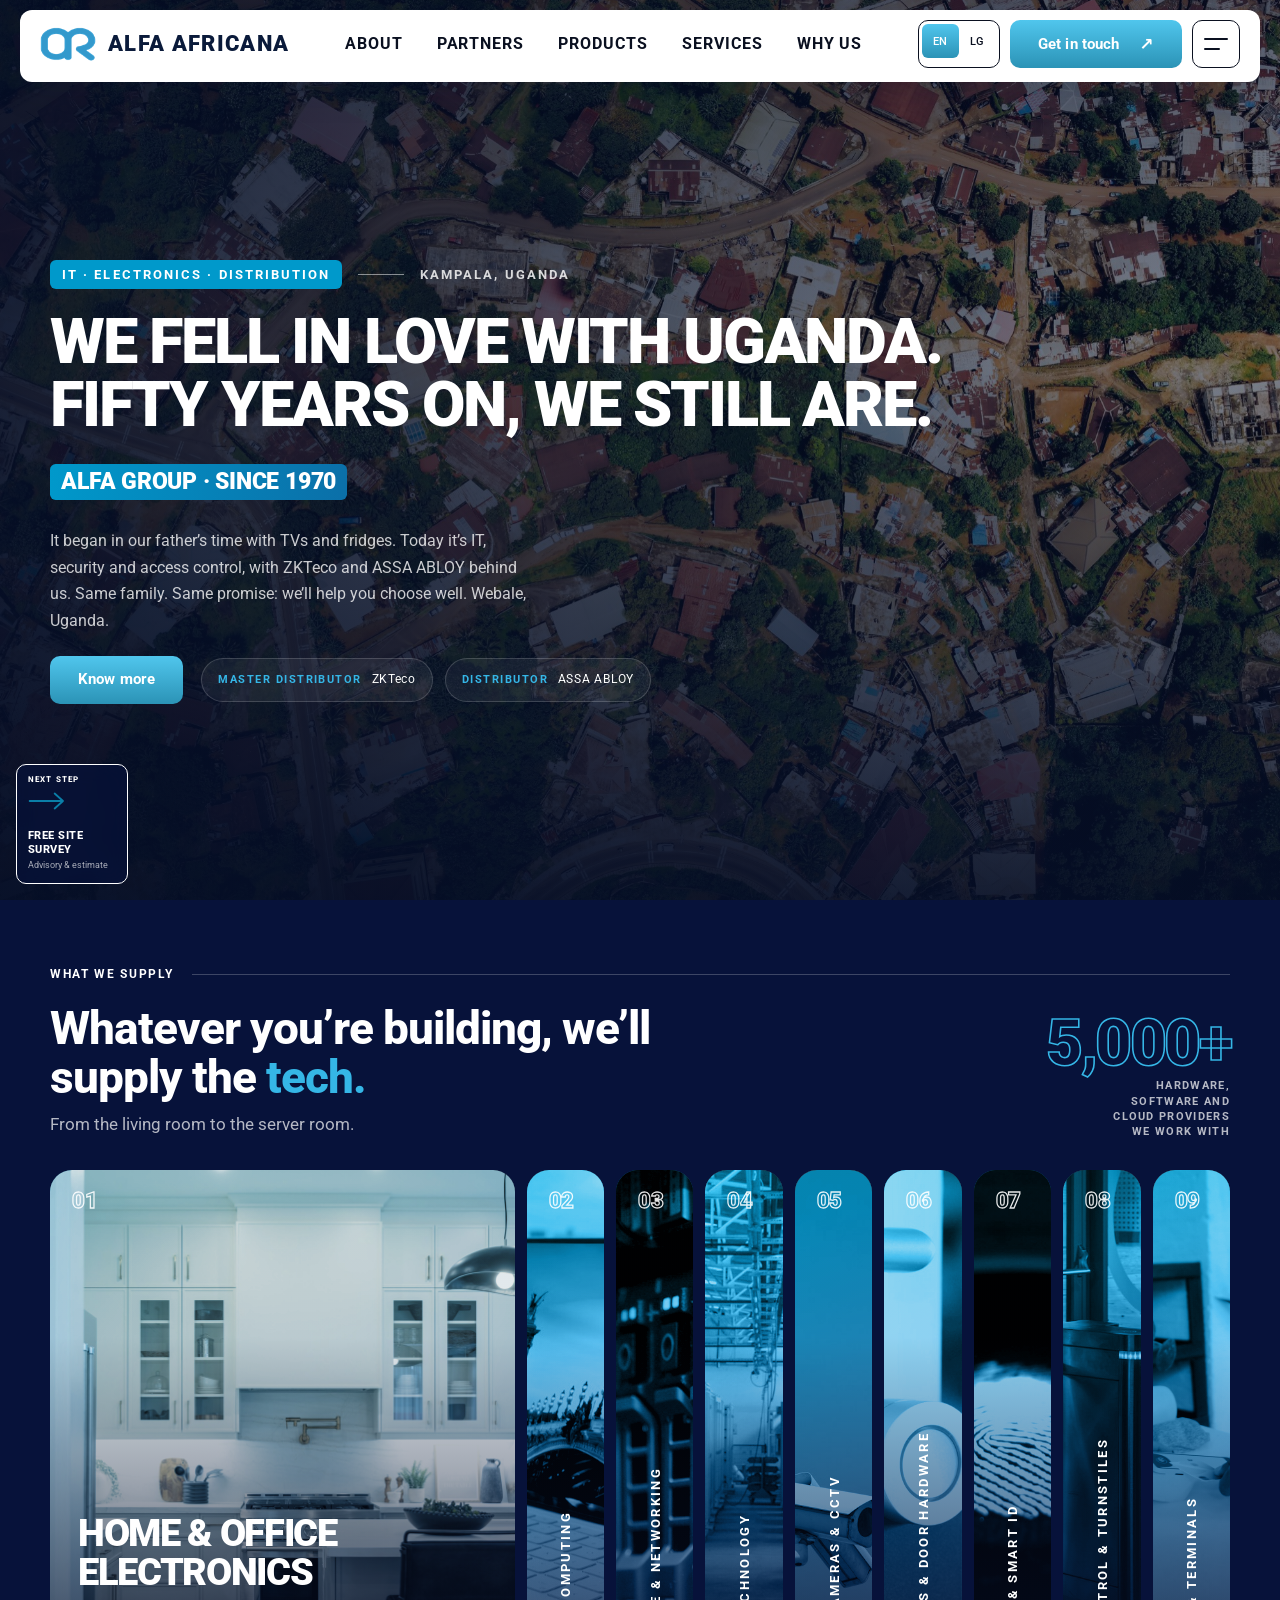
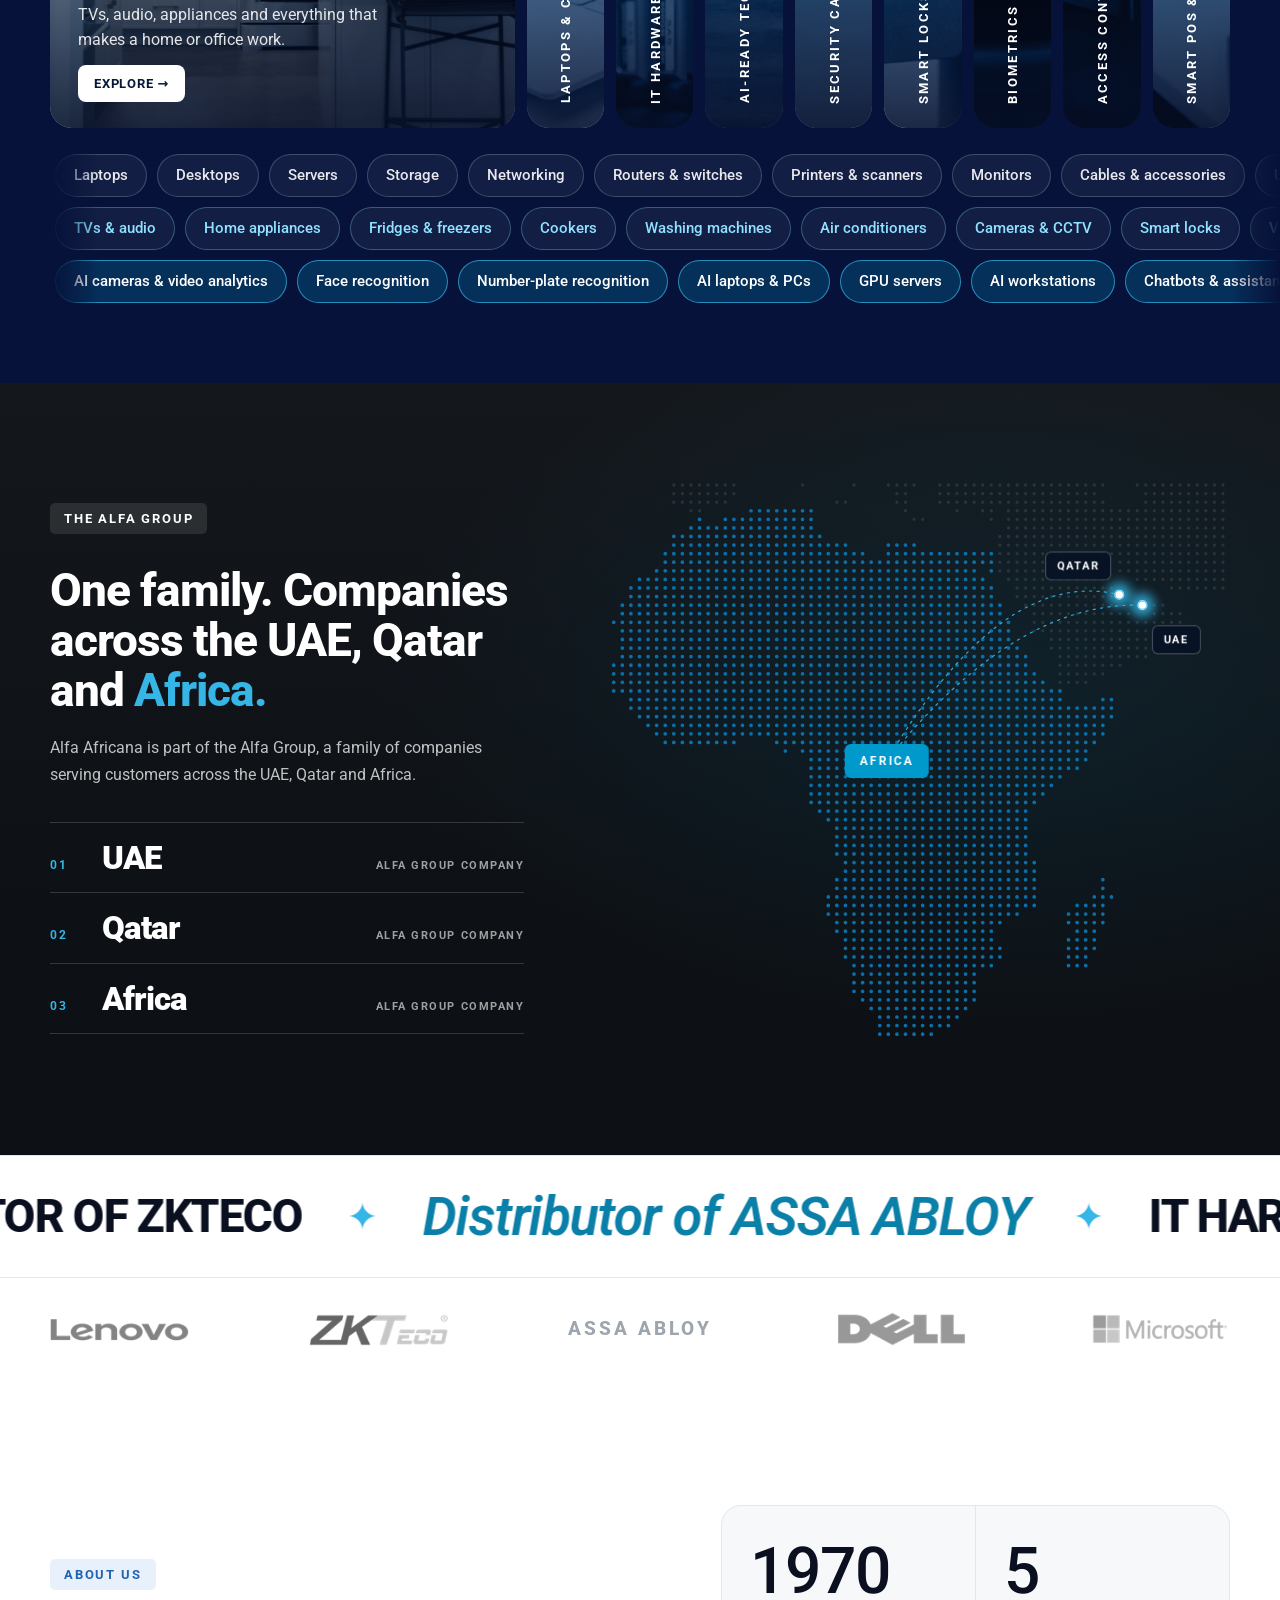
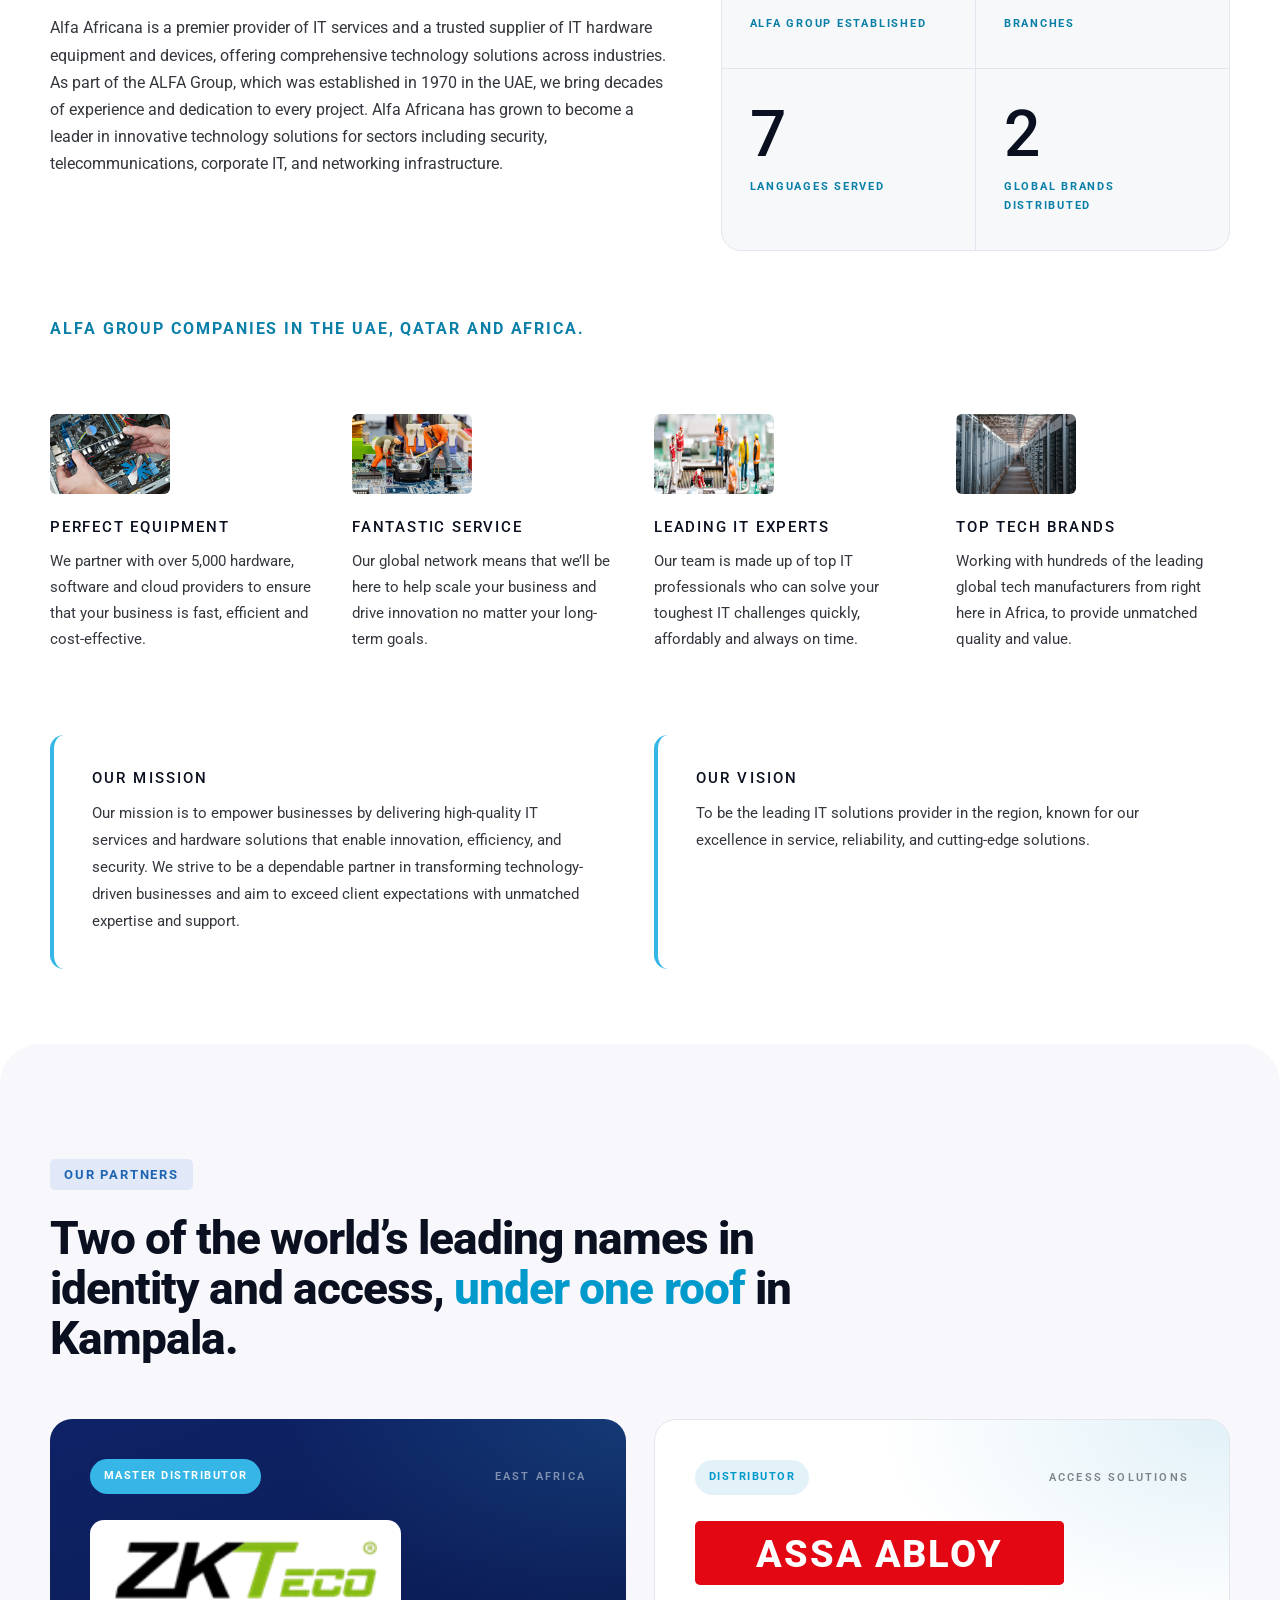
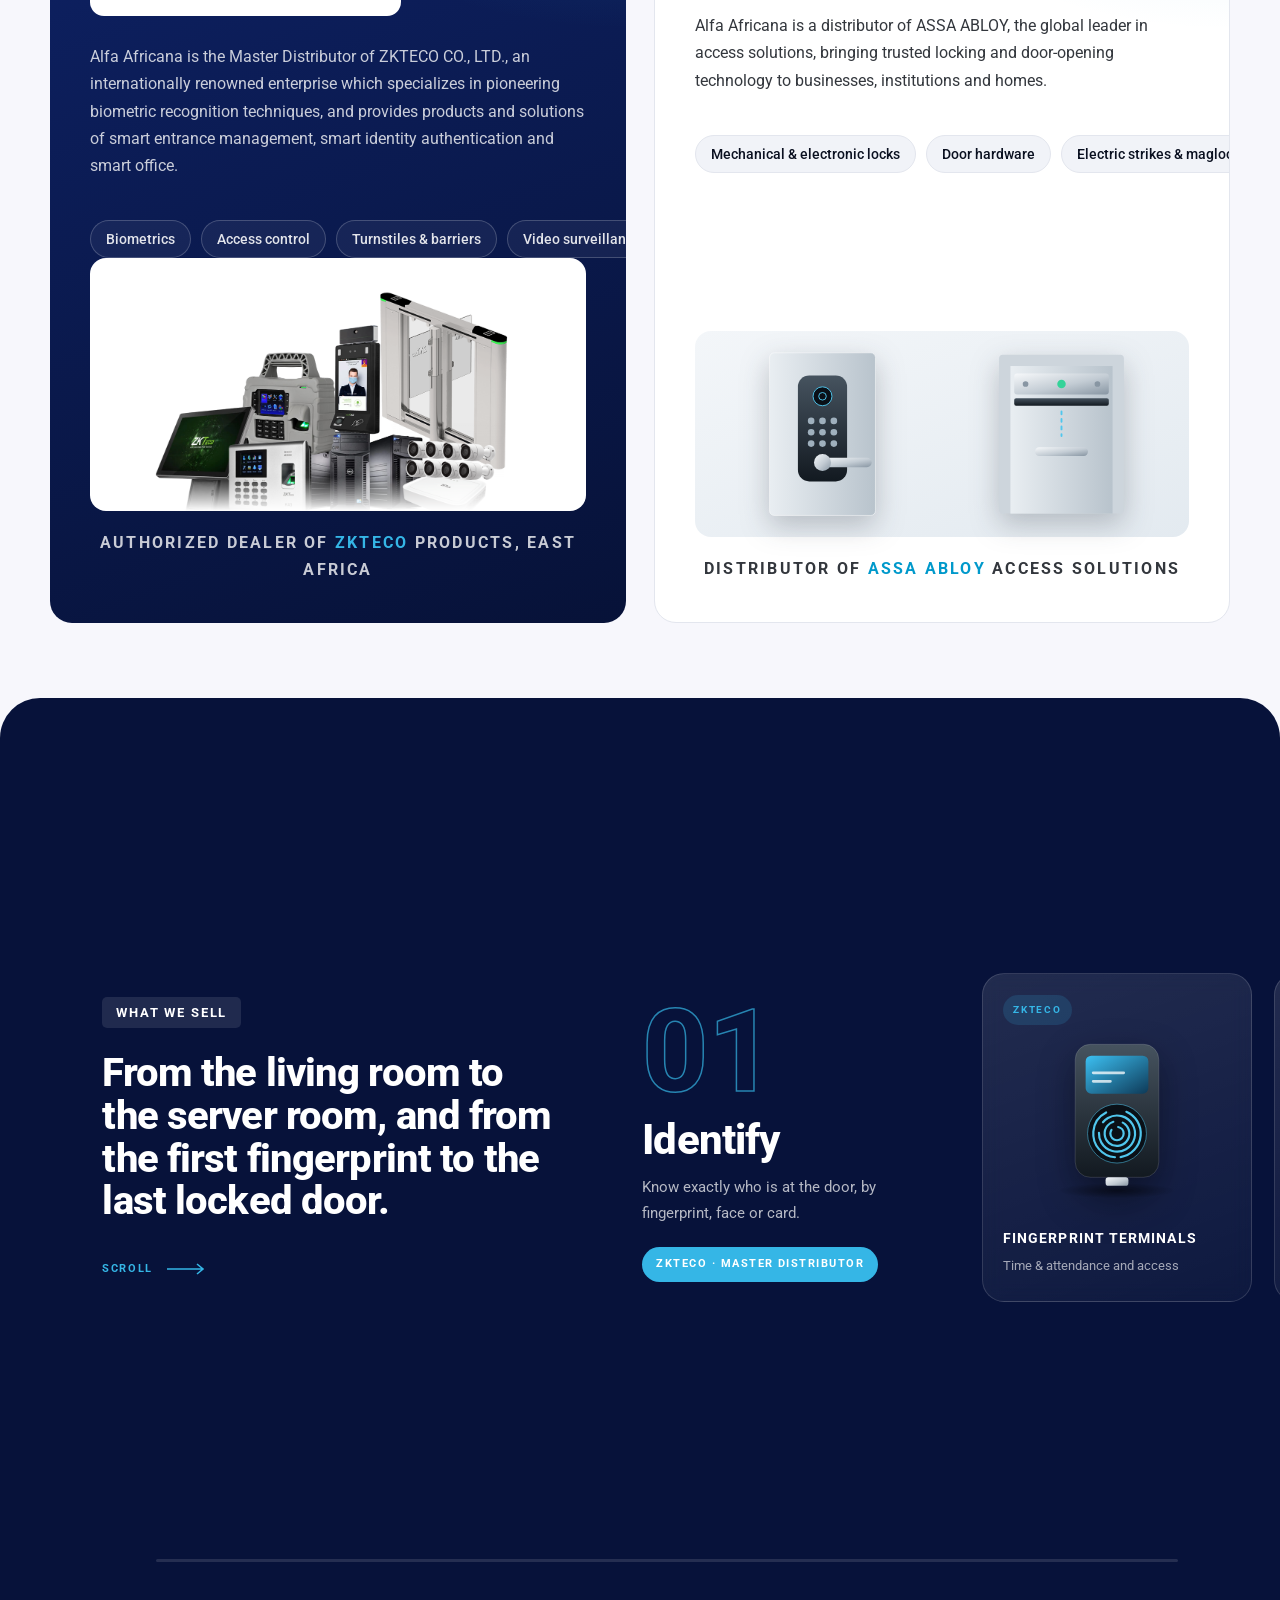
<file: index.html>
<!doctype html>
<html lang="en">
<head>
  <script>
    /* Always open at the top: no browser scroll-restore, and in-page links scroll without leaving #section in the address bar */
    (function () {
      try { if ('scrollRestoration' in history) history.scrollRestoration = 'manual'; } catch (e) {}
      function clean() { try { history.replaceState(null, '', location.pathname + location.search); } catch (e) {} }
      function top() { if (location.hash) clean(); window.scrollTo({ top: 0, behavior: 'instant' }); }
      top();
      window.addEventListener('pageshow', top);
      document.addEventListener('click', function (e) {
        var a = e.target.closest && e.target.closest('a[href^="#"]');
        if (!a || e.defaultPrevented || e.metaKey || e.ctrlKey || e.shiftKey) return;
        var id = a.getAttribute('href').slice(1), t = id && document.getElementById(id);
        if (!t) return;
        e.preventDefault();
        t.scrollIntoView({ behavior: 'smooth', block: 'start' });
        clean();
      });
    })();
  </script>

  <meta charset="utf-8">
  <meta name="viewport" content="width=device-width, initial-scale=1">
  <title>Alfa Africana | ZKTeco Master Distributor &amp; ASSA ABLOY Distributor, Kampala</title>
  <meta name="description" content="Alfa Africana is the master distributor of ZKTeco and a distributor of ASSA ABLOY, and a premier provider of IT services and hardware in Kampala, Uganda. Part of the ALFA Group, established in 1970.">
  <link rel="icon" href="images/alfa-logo.png">
  <meta name="theme-color" content="#ffffff">
  <meta property="og:type" content="website">
  <meta property="og:title" content="Alfa Africana | Master Distributor of ZKTeco, Distributor of ASSA ABLOY">
  <meta property="og:description" content="IT services, security and access control hardware in Kampala, Uganda. Part of the ALFA Group, established 1970.">
  <meta property="og:image" content="images/alfa-logo.png">
  <link rel="preconnect" href="https://fonts.googleapis.com">
  <link rel="preconnect" href="https://fonts.gstatic.com" crossorigin>
  <link href="https://fonts.googleapis.com/css2?family=Roboto:ital,wght@0,300;0,400;0,500;0,700;0,900;1,400;1,500&family=Montserrat:wght@600;700&display=swap" rel="stylesheet">
  <link rel="preload" as="image" href="images/hero-aerial.jpg">
  <link rel="stylesheet" href="css/style.css?v=1795835627">
  <script type="application/ld+json">{"@context":"https://schema.org","@type":"LocalBusiness","name":"Alfa Africana","description":"Master distributor of ZKTeco and distributor of ASSA ABLOY; IT services and hardware in Kampala, Uganda. Part of the ALFA Group, established 1970.","telephone":"+256750500102","email":"info@alfaafricana.com","address":{"@type":"PostalAddress","streetAddress":"The Prism building, B-13 Kampala Road","addressLocality":"Kampala","addressCountry":"UG"}}</script>
</head>
<body>
  <a class="skip" href="#main">Skip to content</a>
  <!-- Product illustrations (original artwork, used by the catalogue) -->
  <svg width="0" height="0" style="position:absolute" aria-hidden="true" focusable="false">
    <defs>
      <linearGradient id="gBody" x1="0" y1="0" x2="0" y2="1"><stop offset="0" stop-color="#46535f"/><stop offset="1" stop-color="#121920"/></linearGradient>
      <linearGradient id="gBodyH" x1="0" y1="0" x2="1" y2="0"><stop offset="0" stop-color="#2b3540"/><stop offset=".5" stop-color="#4a5967"/><stop offset="1" stop-color="#1a222b"/></linearGradient>
      <linearGradient id="gMetal" x1="0" y1="0" x2="1" y2="1"><stop offset="0" stop-color="#f6f8fa"/><stop offset=".55" stop-color="#c3ccd4"/><stop offset="1" stop-color="#8896a3"/></linearGradient>
      <linearGradient id="gScreen" x1="0" y1="0" x2="1" y2="1"><stop offset="0" stop-color="#3cc0f2"/><stop offset="1" stop-color="#0e3a58"/></linearGradient>
      <linearGradient id="gGlass" x1="0" y1="0" x2="0" y2="1"><stop offset="0" stop-color="#bfeaff" stop-opacity=".7"/><stop offset="1" stop-color="#5db5de" stop-opacity=".18"/></linearGradient>
      <linearGradient id="gDoor" x1="0" y1="0" x2="1" y2="0"><stop offset="0" stop-color="#e9eef2"/><stop offset="1" stop-color="#b8c3cc"/></linearGradient>
      <radialGradient id="gShadow"><stop offset="0" stop-color="#000" stop-opacity=".45"/><stop offset="1" stop-color="#000" stop-opacity="0"/></radialGradient>
      <pattern id="portPat" x="44" y="72" width="13.5" height="19" patternUnits="userSpaceOnUse"><rect x="1.5" y="0" width="10" height="8" rx="1.5" fill="#0a1017" stroke="#6b7c8a" stroke-width=".8"/><rect x="1.5" y="10" width="10" height="8" rx="1.5" fill="#0a1017" stroke="#6b7c8a" stroke-width=".8"/></pattern>
      <clipPath id="armClip"><rect x="62" y="84" width="168" height="12" rx="3"/></clipPath>
    </defs>

    <symbol id="p-finger" viewBox="0 0 240 180">
      <ellipse cx="120" cy="168" rx="62" ry="8" fill="url(#gShadow)"/>
      <rect x="76" y="14" width="88" height="140" rx="16" fill="url(#gBody)"/>
      <rect x="76" y="14" width="88" height="140" rx="16" fill="none" stroke="#fff" stroke-opacity=".14"/>
      <rect x="87" y="26" width="66" height="40" rx="6" fill="url(#gScreen)"/>
      <path d="M95 53h18M95 44h32" stroke="#fff" stroke-opacity=".75" stroke-width="3" stroke-linecap="round"/>
      <circle cx="120" cy="108" r="31" fill="#0a1017" stroke="#50c6ed" stroke-opacity=".55"/>
      <g fill="none" stroke="#50c6ed" stroke-width="2.3" stroke-linecap="round">
        <circle cx="120" cy="108" r="7" stroke-dasharray="26 8"/>
        <circle cx="120" cy="108" r="13" stroke-dasharray="48 10" transform="rotate(40 120 108)"/>
        <circle cx="120" cy="108" r="19" stroke-dasharray="70 12" transform="rotate(-30 120 108)"/>
        <circle cx="120" cy="108" r="25" stroke-dasharray="64 22" transform="rotate(95 120 108)"/>
      </g>
      <rect x="108" y="154" width="24" height="9" rx="3" fill="url(#gMetal)"/>
    </symbol>

    <symbol id="p-face" viewBox="0 0 240 180">
      <ellipse cx="120" cy="168" rx="50" ry="7" fill="url(#gShadow)"/>
      <rect x="80" y="8" width="80" height="146" rx="14" fill="url(#gBody)"/>
      <rect x="80" y="8" width="80" height="146" rx="14" fill="none" stroke="#fff" stroke-opacity=".14"/>
      <circle cx="120" cy="20" r="3.5" fill="#50c6ed"/>
      <rect x="89" y="32" width="62" height="102" rx="7" fill="url(#gScreen)"/>
      <ellipse cx="120" cy="78" rx="16" ry="21" fill="none" stroke="#fff" stroke-opacity=".9" stroke-width="2"/>
      <path d="M92 120c4-16 16-22 28-22s24 6 28 22" fill="none" stroke="#fff" stroke-opacity=".5" stroke-width="2"/>
      <path d="M98 60v-8h8M142 60v-8h-8M98 100v8h8M142 100v8h-8" fill="none" stroke="#50c6ed" stroke-width="2.6" stroke-linecap="round"/>
      <rect x="110" y="154" width="20" height="9" rx="3" fill="url(#gMetal)"/>
    </symbol>

    <symbol id="p-rfid" viewBox="0 0 240 180">
      <ellipse cx="120" cy="168" rx="84" ry="8" fill="url(#gShadow)"/>
      <rect x="44" y="34" width="72" height="116" rx="14" fill="url(#gBody)"/>
      <rect x="44" y="34" width="72" height="116" rx="14" fill="none" stroke="#fff" stroke-opacity=".14"/>
      <rect x="58" y="50" width="44" height="6" rx="3" fill="#50c6ed"/>
      <circle cx="80" cy="104" r="6" fill="#50c6ed"/>
      <g fill="none" stroke="#50c6ed" stroke-linecap="round" stroke-width="3">
        <path d="M130 100q8 10 0 22"/><path d="M139 92q12 18 0 38" opacity=".6"/><path d="M148 84q16 26 0 54" opacity=".3"/>
      </g>
      <g transform="rotate(-12 188 108)">
        <rect x="156" y="86" width="66" height="44" rx="6" fill="url(#gMetal)"/>
        <rect x="156" y="95" width="66" height="8" fill="#0099cb"/>
        <rect x="163" y="109" width="14" height="10" rx="2" fill="#d9a441"/>
      </g>
    </symbol>

    <symbol id="p-lock" viewBox="0 0 240 180">
      <rect x="64" y="4" width="112" height="172" rx="5" fill="url(#gDoor)"/>
      <rect x="64" y="4" width="112" height="172" rx="5" fill="none" stroke="#fff" stroke-opacity=".5"/>
      <rect x="94" y="28" width="52" height="112" rx="12" fill="url(#gBody)"/>
      <circle cx="120" cy="50" r="10" fill="#0a1017" stroke="#50c6ed"/>
      <circle cx="120" cy="50" r="4" fill="none" stroke="#50c6ed"/>
      <g fill="#9fb0bd">
        <circle cx="108" cy="76" r="3.5"/><circle cx="120" cy="76" r="3.5"/><circle cx="132" cy="76" r="3.5"/>
        <circle cx="108" cy="88" r="3.5"/><circle cx="120" cy="88" r="3.5"/><circle cx="132" cy="88" r="3.5"/>
        <circle cx="108" cy="100" r="3.5"/><circle cx="120" cy="100" r="3.5"/><circle cx="132" cy="100" r="3.5"/>
      </g>
      <rect x="116" y="115" width="56" height="10" rx="5" fill="url(#gMetal)"/>
      <circle cx="120" cy="120" r="9" fill="url(#gMetal)"/>
    </symbol>

    <symbol id="p-turnstile" viewBox="0 0 240 180">
      <ellipse cx="120" cy="166" rx="104" ry="9" fill="url(#gShadow)"/>
      <rect x="26" y="52" width="46" height="106" rx="9" fill="url(#gMetal)"/>
      <rect x="168" y="52" width="46" height="106" rx="9" fill="url(#gMetal)"/>
      <rect x="34" y="62" width="30" height="5" rx="2.5" fill="#34d399"/>
      <rect x="176" y="62" width="30" height="5" rx="2.5" fill="#34d399"/>
      <path d="M43 80l6 7 6-7M185 80l6 7 6-7" fill="none" stroke="#34d399" stroke-width="3" stroke-linecap="round" stroke-linejoin="round"/>
      <rect x="72" y="92" width="44" height="40" fill="url(#gGlass)" stroke="#bfeaff" stroke-opacity=".8"/>
      <rect x="124" y="92" width="44" height="40" fill="url(#gGlass)" stroke="#bfeaff" stroke-opacity=".8"/>
    </symbol>

    <symbol id="p-barrier" viewBox="0 0 240 180">
      <ellipse cx="110" cy="166" rx="92" ry="8" fill="url(#gShadow)"/>
      <rect x="22" y="70" width="46" height="88" rx="6" fill="url(#gBody)"/>
      <rect x="30" y="80" width="30" height="8" rx="3" fill="#50c6ed"/>
      <g transform="rotate(-14 62 90)">
        <rect x="62" y="84" width="168" height="12" rx="3" fill="#fff"/>
        <g clip-path="url(#armClip)" fill="#e5484d">
          <rect x="82" y="84" width="14" height="12"/><rect x="110" y="84" width="14" height="12"/><rect x="138" y="84" width="14" height="12"/><rect x="166" y="84" width="14" height="12"/><rect x="194" y="84" width="14" height="12"/>
        </g>
        <circle cx="62" cy="90" r="8" fill="url(#gMetal)"/>
      </g>
    </symbol>

    <symbol id="p-maglock" viewBox="0 0 240 180">
      <rect x="54" y="6" width="132" height="168" rx="4" fill="#cdd5dc"/>
      <rect x="66" y="18" width="108" height="156" fill="url(#gDoor)"/>
      <rect x="70" y="26" width="100" height="22" rx="3" fill="url(#gMetal)"/>
      <circle cx="82" cy="37" r="3" fill="#8896a3"/><circle cx="158" cy="37" r="3" fill="#8896a3"/>
      <circle cx="120" cy="37" r="4.5" fill="#34d399"/>
      <rect x="70" y="52" width="100" height="8" rx="2" fill="url(#gBody)"/>
      <rect x="92" y="104" width="56" height="9" rx="4.5" fill="url(#gMetal)"/>
      <path d="M120 66v26" stroke="#50c6ed" stroke-width="2" stroke-dasharray="3 5" stroke-linecap="round"/>
    </symbol>

    <symbol id="p-dome" viewBox="0 0 240 180">
      <ellipse cx="120" cy="150" rx="58" ry="7" fill="url(#gShadow)"/>
      <rect x="70" y="12" width="100" height="14" rx="6" fill="url(#gMetal)"/>
      <path d="M82 26h76A40 56 0 0 1 82 26z" fill="url(#gBodyH)"/>
      <circle cx="120" cy="66" r="15" fill="#0a1017" stroke="#50c6ed" stroke-width="2"/>
      <circle cx="120" cy="66" r="7" fill="#0099cb"/>
      <circle cx="116" cy="62" r="2.2" fill="#fff" opacity=".85"/>
      <g fill="#50c6ed"><circle cx="100" cy="66" r="1.8"/><circle cx="140" cy="66" r="1.8"/><circle cx="120" cy="46" r="1.8"/></g>
      <path d="M92 44c8-7 18-10 28-10" stroke="#fff" stroke-opacity=".35" stroke-width="3" fill="none" stroke-linecap="round"/>
    </symbol>

    <symbol id="p-server" viewBox="0 0 240 180">
      <ellipse cx="120" cy="168" rx="70" ry="7" fill="url(#gShadow)"/>
      <rect x="56" y="6" width="128" height="156" rx="8" fill="#0d1319"/>
      <g>
        <rect x="64" y="14" width="112" height="30" rx="4" fill="url(#gBody)"/><circle cx="76" cy="29" r="3" fill="#50c6ed"/><circle cx="87" cy="29" r="3" fill="#34d399"/><path d="M104 22h60M104 29h60M104 36h60" stroke="#fff" stroke-opacity=".15" stroke-width="2"/>
        <rect x="64" y="48" width="112" height="30" rx="4" fill="url(#gBody)"/><circle cx="76" cy="63" r="3" fill="#50c6ed"/><circle cx="87" cy="63" r="3" fill="#34d399"/><path d="M104 56h60M104 63h60M104 70h60" stroke="#fff" stroke-opacity=".15" stroke-width="2"/>
        <rect x="64" y="82" width="112" height="30" rx="4" fill="url(#gBody)"/><circle cx="76" cy="97" r="3" fill="#50c6ed"/><circle cx="87" cy="97" r="3" fill="#f5a623"/><path d="M104 90h60M104 97h60M104 104h60" stroke="#fff" stroke-opacity=".15" stroke-width="2"/>
        <rect x="64" y="116" width="112" height="30" rx="4" fill="url(#gBody)"/><circle cx="76" cy="131" r="3" fill="#50c6ed"/><circle cx="87" cy="131" r="3" fill="#34d399"/><path d="M104 124h60M104 131h60M104 138h60" stroke="#fff" stroke-opacity=".15" stroke-width="2"/>
      </g>
    </symbol>

    <symbol id="p-switch" viewBox="0 0 240 180">
      <ellipse cx="120" cy="150" rx="96" ry="8" fill="url(#gShadow)"/>
      <rect x="20" y="62" width="200" height="50" rx="7" fill="url(#gBody)"/>
      <rect x="20" y="62" width="200" height="50" rx="7" fill="none" stroke="#fff" stroke-opacity=".14"/>
      <rect x="28" y="72" width="8" height="30" rx="2" fill="#0099cb"/>
      <rect x="44" y="72" width="162" height="19" fill="url(#portPat)"/>
      <g fill="#50c6ed"><circle cx="49" cy="68" r="1.4"/><circle cx="76" cy="68" r="1.4"/><circle cx="103" cy="68" r="1.4"/><circle cx="130" cy="68" r="1.4"/><circle cx="157" cy="68" r="1.4"/><circle cx="184" cy="68" r="1.4"/></g>
      <path d="M92 100v20c0 14 22 12 22 28" stroke="#50c6ed" stroke-width="3.2" fill="none" stroke-linecap="round"/>
      <path d="M146 100v10c0 16-26 12-26 36" stroke="#0099cb" stroke-width="3.2" fill="none" stroke-linecap="round"/>
    </symbol>

    <symbol id="p-laptop" viewBox="0 0 240 180">
      <ellipse cx="120" cy="156" rx="100" ry="8" fill="url(#gShadow)"/>
      <rect x="50" y="20" width="140" height="98" rx="7" fill="url(#gBody)"/>
      <rect x="57" y="27" width="126" height="84" rx="3" fill="url(#gScreen)"/>
      <rect x="66" y="36" width="34" height="5" rx="2.5" fill="#fff" opacity=".75"/>
      <path d="M66 98l22-24 18 14 22-30 26 22 18-12" stroke="#fff" stroke-opacity=".85" stroke-width="2.6" fill="none" stroke-linejoin="round" stroke-linecap="round"/>
      <path d="M28 122h184l-10 14a8 8 0 0 1-7 4H45a8 8 0 0 1-7-4z" fill="url(#gMetal)"/>
      <rect x="104" y="124" width="32" height="4" rx="2" fill="#8896a3"/>
    </symbol>

    <symbol id="p-pos" viewBox="0 0 240 180">
      <ellipse cx="120" cy="164" rx="90" ry="8" fill="url(#gShadow)"/>
      <rect x="52" y="10" width="136" height="90" rx="9" fill="url(#gBody)"/>
      <rect x="60" y="18" width="120" height="74" rx="4" fill="url(#gScreen)"/>
      <g fill="#fff"><rect x="68" y="26" width="30" height="20" rx="3" opacity=".85"/><rect x="104" y="26" width="30" height="20" rx="3" opacity=".55"/><rect x="140" y="26" width="30" height="20" rx="3" opacity=".85"/><rect x="68" y="52" width="30" height="20" rx="3" opacity=".55"/><rect x="104" y="52" width="30" height="20" rx="3" opacity=".85"/><rect x="140" y="52" width="30" height="20" rx="3" opacity=".55"/></g>
      <path d="M110 100h20l4 30h-28z" fill="url(#gBody)"/>
      <rect x="80" y="130" width="80" height="14" rx="6" fill="url(#gBody)"/>
      <rect x="164" y="112" width="26" height="22" fill="#fff"/><path d="M169 119h16M169 125h16" stroke="#8896a3" stroke-width="2"/>
      <rect x="152" y="130" width="52" height="30" rx="5" fill="url(#gMetal)"/>
    </symbol>
  </svg>

  <header class="nav" id="nav">
    <div class="nav__inner">
      <a class="nav__logo" href="#home" aria-label="Alfa Africana, since 1970">
        <span class="brand__mark"><img src="images/alfa-logo.png" alt="" width="181" height="75"></span>
        <span class="brand__t"><b>ALFA AFRICANA</b></span>
      </a>
      <nav class="nav__links" aria-label="Main">
        <a href="#about">About</a><a href="#partners">Partners</a><a href="#catalogue">Products</a><a href="#services">Services</a><a href="#benefits">Why us</a>
      </nav>
      <div class="nav__right">
        <div class="lang" role="group" aria-label="Language"><button type="button" data-lang="en" class="on" aria-pressed="true">EN</button><button type="button" data-lang="lg" aria-pressed="false">LG</button></div>
        <a class="pill" href="#contact">Get in touch</a>
        <button class="menubtn" aria-label="Menu" aria-expanded="false" aria-controls="overlay"><span></span><span></span></button>
      </div>
    </div>
  </header>

  <div class="overlay" id="overlay" aria-hidden="true">
    <div class="overlay__inner">
      <nav class="overlay__nav" id="menu" aria-label="Primary">
        <a href="#home" style="--i:0"><small>01</small>Home</a>
        <a href="#about" style="--i:1"><small>02</small>About</a>
        <a href="#partners" style="--i:2"><small>03</small>Partners</a>
        <a href="#catalogue" style="--i:3"><small>04</small>Products</a>
        <a href="#services" style="--i:4"><small>05</small>Services</a>
        <a href="#benefits" style="--i:5"><small>06</small>Benefits</a>
        <a href="#contact" style="--i:6"><small>07</small>Contact</a>
      </nav>
      <div class="overlay__side">
        <p class="overlay__label">Master Distributor</p><p class="overlay__big">ZKTeco</p>
        <p class="overlay__label">Distributor</p><p class="overlay__big">ASSA ABLOY</p>
        <p class="overlay__label">Find us</p>
        <p>The Prism building, B-13 Kampala Road,<br>Kampala, Uganda</p>
        <p><a href="tel:+256750500102">+256 750 500 102</a><br><a href="mailto:info@alfaafricana.com">info@alfaafricana.com</a></p>
      </div>
    </div>
  </div>

  <aside class="dock" id="dock" aria-label="Free site survey">
    <span class="dock__tag">Next step</span>
    <svg viewBox="0 0 48 24" aria-hidden="true"><path d="M2 12h40M32 3l10 9-10 9" fill="none" stroke="currentColor" stroke-width="2.2" stroke-linecap="round" stroke-linejoin="round"/></svg>
    <a href="#contact"><b>Free site survey</b><span>Advisory &amp; estimate</span></a>
  </aside>

  <main id="main">
    <!-- Hero -->
    <section class="hero" id="home" data-theme="dark">
      <div class="wrap hero__top">
        <p class="eyebrow rise" style="--d:0s"><b>IT &middot; Electronics &middot; Distribution</b><span class="eyebrow__line" aria-hidden="true"></span><span>Kampala, Uganda</span></p>
        <h1 class="rise" id="heroH1" style="--d:0s"><span class="ln">The world builds the brands.</span> <span class="ln">Uganda trusts us to bring them home.</span> <em>Alfa Group &middot; Since 1970</em></h1>
        <script>
        /* Two headline stories, chosen at random on each visit (A: trust, C: love) */
        (function () {
          var r = Math.floor(Math.random() * 3);
          if (r === 0) return;
          var l = document.querySelectorAll('#heroH1 .ln');
          if (r === 1) { l[0].textContent = 'We fell in love with Uganda.'; l[1].textContent = 'Fifty years on, we still are.'; }
          else { l[0].textContent = 'Plugging Uganda in since 1970.'; l[1].textContent = 'Still family. Still here.'; }
        })();
        </script>
      </div>
      <div class="wrap hero__grid">
        <div class="hero__text">
          <p class="rise" style="--d:.12s">It began in our father’s time with TVs and fridges. Today it’s IT, security and access control, with ZKTeco and ASSA ABLOY behind us. Same family. Same promise: we’ll help you choose well. Webale, Uganda.</p>
          <p class="rise" style="--d:.24s"><a class="btn" href="#catalogue">Know more</a></p>
          <ul class="badges rise" style="--d:.36s" aria-label="Distribution partnerships">
            <li><b>Master Distributor</b> ZKTeco</li>
            <li><b>Distributor</b> ASSA ABLOY</li>
          </ul>
        </div>
      </div>
    </section>
    <section class="supply-band" data-theme="dark" aria-label="What we supply">
      <div class="wrap">
        <div class="strip-head rise" style="--d:.1s">
          <span class="strip-head__t">What we supply</span>
          <span class="strip-head__line" aria-hidden="true"></span>
        </div>
        <div class="supply__top">
          <div>
            <p class="display reveal supply__h" id="supplyH">Everything that powers, connects and <em>protects.</em></p>
            <script>
            /* Two section headlines, chosen at random on each visit */
            (function () {
              if (Math.random() < 0.5) return;
              var h = document.getElementById('supplyH');
              h.firstChild.nodeValue = 'Whatever you\u2019re building, we\u2019ll supply the ';
              h.querySelector('em').textContent = 'tech.';
            })();
            </script>
            <p class="supply__sub reveal">From the living room to the server room.</p>
          </div>
          <p class="supply__stat reveal"><b>5,000+</b><span>hardware, software and cloud providers we work with</span></p>
        </div>
        <ul class="panels reveal">
          <li class="pn is-active" style="--p:50% 55%">
            <a href="#catalogue" aria-label="Home &amp; office electronics">
              <img src="images/svc-appliances.jpg" alt="" width="900" height="1100" loading="lazy">
              <i class="pn__no">01</i>
              <span class="pn__side">Home &amp; office electronics</span>
              <span class="pn__body"><b>Home &amp; office electronics</b><em>TVs, audio, appliances and everything that makes a home or office work.</em><u>Explore &rarr;</u></span>
            </a>
          </li>
          <li class="pn" style="--p:60% 50%">
            <a href="#catalogue" aria-label="Laptops &amp; computing">
              <img src="images/svc-laptop.jpg" alt="" width="900" height="1100" loading="lazy">
              <i class="pn__no">02</i>
              <span class="pn__side">Laptops &amp; computing</span>
              <span class="pn__body"><b>Laptops &amp; computing</b><em>Laptops, desktops and accessories for people and teams.</em><u>Explore &rarr;</u></span>
            </a>
          </li>
          <li class="pn" style="--p:50% 50%">
            <a href="#catalogue" aria-label="IT hardware &amp; networking">
              <img src="images/hero-servers.jpg" alt="" width="900" height="1100" loading="lazy">
              <i class="pn__no">03</i>
              <span class="pn__side">IT hardware &amp; networking</span>
              <span class="pn__body"><b>IT hardware &amp; networking</b><em>Servers, networking and the kit that keeps your business connected.</em><u>Explore &rarr;</u></span>
            </a>
          </li>
          <li class="pn" style="--p:50% 50%">
            <a href="#catalogue" aria-label="AI-ready technology">
              <img src="images/brands-datacenter.jpg" alt="" width="900" height="1100" loading="lazy">
              <i class="pn__no">04</i>
              <span class="pn__side">AI-ready technology</span>
              <span class="pn__body"><b>AI-ready technology</b><em>AI-powered security, AI-ready hardware and smart software that put AI to work in your business.</em><u>Explore &rarr;</u></span>
            </a>
          </li>
          <li class="pn" style="--p:55% 40%">
            <a href="#catalogue" aria-label="Security cameras &amp; CCTV">
              <img src="images/sec-camera.jpg" alt="" width="900" height="1100" loading="lazy">
              <i class="pn__no">05</i>
              <span class="pn__side">Security cameras &amp; CCTV</span>
              <span class="pn__body"><b>Security cameras &amp; CCTV</b><em>CCTV and security cameras that watch over homes, sites and businesses.</em><u>Explore &rarr;</u></span>
            </a>
          </li>
          <li class="pn" style="--p:35% 50%">
            <a href="#catalogue" aria-label="Smart locks &amp; door hardware">
              <img src="images/sec-smartlock.jpg" alt="" width="900" height="1100" loading="lazy">
              <i class="pn__no">06</i>
              <span class="pn__side">Smart locks &amp; door hardware</span>
              <span class="pn__body"><b>Smart locks &amp; door hardware</b><em>Smart locks, electronic locks and door hardware for homes and businesses.</em><u>Explore &rarr;</u></span>
            </a>
          </li>
          <li class="pn" style="--p:50% 50%">
            <a href="#catalogue" aria-label="Biometrics &amp; smart ID">
              <img src="images/hero-biometrics.jpg" alt="" width="900" height="1100" loading="lazy">
              <i class="pn__no">07</i>
              <span class="pn__side">Biometrics &amp; smart ID</span>
              <span class="pn__body"><b>Biometrics &amp; smart ID</b><em>Fingerprint, face and card readers for secure access and attendance.</em><u>Explore &rarr;</u></span>
            </a>
          </li>
          <li class="pn" style="--p:50% 50%">
            <a href="#catalogue" aria-label="Access control &amp; turnstiles">
              <img src="images/hero-turnstile.jpg" alt="" width="900" height="1100" loading="lazy">
              <i class="pn__no">08</i>
              <span class="pn__side">Access control &amp; turnstiles</span>
              <span class="pn__body"><b>Access control &amp; turnstiles</b><em>Turnstiles, barriers and gates for controlled entry.</em><u>Explore &rarr;</u></span>
            </a>
          </li>
          <li class="pn" style="--p:50% 38%">
            <a href="#catalogue" aria-label="Smart POS &amp; terminals">
              <img src="images/hero-pos.jpg" alt="" width="900" height="1100" loading="lazy">
              <i class="pn__no">09</i>
              <span class="pn__side">Smart POS &amp; terminals</span>
              <span class="pn__body"><b>Smart POS &amp; terminals</b><em>Card terminals and point-of-sale systems that keep checkouts moving.</em><u>Explore &rarr;</u></span>
            </a>
          </li>
        </ul>
        <div class="rails reveal" aria-label="More of what we supply"><div class="rail rail--a" aria-hidden="false"><ul class="rail__t"><li>Laptops</li><li>Desktops</li><li>Servers</li><li>Storage</li><li>Networking</li><li>Routers &amp; switches</li><li>Printers &amp; scanners</li><li>Monitors</li><li>Cables &amp; accessories</li><li>UPS &amp; power</li><li>Software</li><li>Cloud services</li><li>Cybersecurity</li><li>Wi-Fi</li><li>Projectors</li></ul><ul class="rail__t" aria-hidden="true"><li>Laptops</li><li>Desktops</li><li>Servers</li><li>Storage</li><li>Networking</li><li>Routers &amp; switches</li><li>Printers &amp; scanners</li><li>Monitors</li><li>Cables &amp; accessories</li><li>UPS &amp; power</li><li>Software</li><li>Cloud services</li><li>Cybersecurity</li><li>Wi-Fi</li><li>Projectors</li></ul></div><div class="rail rail--b" aria-hidden="false"><ul class="rail__t"><li>TVs &amp; audio</li><li>Home appliances</li><li>Fridges &amp; freezers</li><li>Cookers</li><li>Washing machines</li><li>Air conditioners</li><li>Cameras &amp; CCTV</li><li>Smart locks</li><li>Video surveillance</li><li>Fingerprint &amp; face readers</li><li>Turnstiles &amp; barriers</li><li>Locks &amp; door hardware</li><li>Card terminals</li><li>POS systems</li><li>Smart home</li><li>Intercoms</li></ul><ul class="rail__t" aria-hidden="true"><li>TVs &amp; audio</li><li>Home appliances</li><li>Fridges &amp; freezers</li><li>Cookers</li><li>Washing machines</li><li>Air conditioners</li><li>Cameras &amp; CCTV</li><li>Smart locks</li><li>Video surveillance</li><li>Fingerprint &amp; face readers</li><li>Turnstiles &amp; barriers</li><li>Locks &amp; door hardware</li><li>Card terminals</li><li>POS systems</li><li>Smart home</li><li>Intercoms</li></ul></div><div class="rail rail--c" aria-hidden="false"><ul class="rail__t"><li>AI cameras &amp; video analytics</li><li>Face recognition</li><li>Number-plate recognition</li><li>AI laptops &amp; PCs</li><li>GPU servers</li><li>AI workstations</li><li>Chatbots &amp; assistants</li><li>Document processing</li><li>Business automation</li><li>Microsoft Copilot</li><li>Google Gemini</li><li>Predictive analytics</li><li>AI training &amp; advice</li></ul><ul class="rail__t" aria-hidden="true"><li>AI cameras &amp; video analytics</li><li>Face recognition</li><li>Number-plate recognition</li><li>AI laptops &amp; PCs</li><li>GPU servers</li><li>AI workstations</li><li>Chatbots &amp; assistants</li><li>Document processing</li><li>Business automation</li><li>Microsoft Copilot</li><li>Google Gemini</li><li>Predictive analytics</li><li>AI training &amp; advice</li></ul></div></div>
      </div>
    </section>

    <!-- The Alfa Group -->
    <section class="group" id="group" data-theme="dark">
      <div class="wrap group__wrap">
        <div class="group__copy">
          <h2 class="title title--light reveal">The Alfa Group</h2>
          <p class="display reveal">One family. Companies across the UAE, Qatar and <em>Africa.</em></p>
          <p class="group__lead reveal">Alfa Africana is part of the Alfa Group, a family of companies serving customers across the UAE, Qatar and Africa.</p>
          <ol class="group__list reveal" aria-label="Regions where Alfa Group companies operate">
            <li><i>01</i><b>UAE</b><span>Alfa Group company</span></li>
            <li><i>02</i><b>Qatar</b><span>Alfa Group company</span></li>
            <li><i>03</i><b>Africa</b><span>Alfa Group company</span></li>
          </ol>
        </div>
        <div class="group__map reveal" role="img" aria-label="Map highlighting Africa, the UAE and Qatar">
          <svg viewBox="0 0 860 760" xmlns="http://www.w3.org/2000/svg" focusable="false">
            <defs>
              <filter id="gl" x="-200%" y="-200%" width="500%" height="500%"><feGaussianBlur stdDeviation="7"/></filter>
              <mask id="sweepmask"><rect class="sweep" x="-260" y="0" width="260" height="760" fill="#fff"/></mask>
            </defs>
            <path class="m-ln" d="M115 0h0M126.5 0h0M138 0h0M149.5 0h0M161 0h0M172.5 0h0M184 0h0M195.5 0h0M287.5 0h0M356.5 0h0M402.5 0h0M414 0h0M425.5 0h0M437 0h0M471.5 0h0M483 0h0M494.5 0h0M506 0h0M517.5 0h0M529 0h0M540.5 0h0M552 0h0M563.5 0h0M575 0h0M586.5 0h0M598 0h0M609.5 0h0M621 0h0M632.5 0h0M644 0h0M655.5 0h0M667 0h0M678.5 0h0M690 0h0M736 0h0M747.5 0h0M759 0h0M770.5 0h0M782 0h0M793.5 0h0M805 0h0M816.5 0h0M828 0h0M839.5 0h0M851 0h0M115 11.5h0M126.5 11.5h0M138 11.5h0M149.5 11.5h0M161 11.5h0M172.5 11.5h0M184 11.5h0M195.5 11.5h0M414 11.5h0M425.5 11.5h0M471.5 11.5h0M483 11.5h0M494.5 11.5h0M506 11.5h0M517.5 11.5h0M529 11.5h0M540.5 11.5h0M552 11.5h0M563.5 11.5h0M575 11.5h0M586.5 11.5h0M598 11.5h0M609.5 11.5h0M621 11.5h0M632.5 11.5h0M644 11.5h0M655.5 11.5h0M667 11.5h0M678.5 11.5h0M747.5 11.5h0M759 11.5h0M770.5 11.5h0M782 11.5h0M793.5 11.5h0M805 11.5h0M816.5 11.5h0M828 11.5h0M839.5 11.5h0M851 11.5h0M115 23h0M126.5 23h0M138 23h0M149.5 23h0M161 23h0M172.5 23h0M184 23h0M333.5 23h0M345 23h0M414 23h0M425.5 23h0M471.5 23h0M483 23h0M494.5 23h0M506 23h0M517.5 23h0M529 23h0M540.5 23h0M552 23h0M563.5 23h0M575 23h0M586.5 23h0M598 23h0M609.5 23h0M621 23h0M632.5 23h0M644 23h0M655.5 23h0M667 23h0M678.5 23h0M690 23h0M747.5 23h0M759 23h0M770.5 23h0M782 23h0M793.5 23h0M805 23h0M816.5 23h0M828 23h0M839.5 23h0M851 23h0M138 34.5h0M149.5 34.5h0M425.5 34.5h0M494.5 34.5h0M529 34.5h0M540.5 34.5h0M563.5 34.5h0M575 34.5h0M586.5 34.5h0M598 34.5h0M609.5 34.5h0M621 34.5h0M632.5 34.5h0M644 34.5h0M655.5 34.5h0M667 34.5h0M678.5 34.5h0M690 34.5h0M701.5 34.5h0M713 34.5h0M724.5 34.5h0M736 34.5h0M747.5 34.5h0M759 34.5h0M770.5 34.5h0M782 34.5h0M793.5 34.5h0M805 34.5h0M816.5 34.5h0M828 34.5h0M839.5 34.5h0M851 34.5h0M437 46h0M448.5 46h0M540.5 46h0M563.5 46h0M575 46h0M586.5 46h0M598 46h0M609.5 46h0M621 46h0M632.5 46h0M644 46h0M655.5 46h0M667 46h0M678.5 46h0M690 46h0M701.5 46h0M713 46h0M724.5 46h0M736 46h0M747.5 46h0M759 46h0M770.5 46h0M782 46h0M793.5 46h0M805 46h0M816.5 46h0M828 46h0M839.5 46h0M851 46h0M563.5 57.5h0M575 57.5h0M586.5 57.5h0M598 57.5h0M609.5 57.5h0M621 57.5h0M632.5 57.5h0M644 57.5h0M655.5 57.5h0M667 57.5h0M678.5 57.5h0M690 57.5h0M701.5 57.5h0M713 57.5h0M724.5 57.5h0M736 57.5h0M747.5 57.5h0M759 57.5h0M770.5 57.5h0M782 57.5h0M793.5 57.5h0M805 57.5h0M816.5 57.5h0M828 57.5h0M839.5 57.5h0M851 57.5h0M552 69h0M563.5 69h0M575 69h0M586.5 69h0M598 69h0M609.5 69h0M621 69h0M632.5 69h0M644 69h0M655.5 69h0M667 69h0M678.5 69h0M690 69h0M701.5 69h0M713 69h0M724.5 69h0M736 69h0M747.5 69h0M759 69h0M770.5 69h0M782 69h0M793.5 69h0M805 69h0M816.5 69h0M828 69h0M839.5 69h0M851 69h0M552 80.5h0M563.5 80.5h0M575 80.5h0M586.5 80.5h0M598 80.5h0M609.5 80.5h0M621 80.5h0M632.5 80.5h0M644 80.5h0M655.5 80.5h0M667 80.5h0M678.5 80.5h0M690 80.5h0M701.5 80.5h0M713 80.5h0M724.5 80.5h0M736 80.5h0M747.5 80.5h0M759 80.5h0M770.5 80.5h0M782 80.5h0M793.5 80.5h0M805 80.5h0M816.5 80.5h0M828 80.5h0M839.5 80.5h0M851 80.5h0M552 92h0M563.5 92h0M575 92h0M586.5 92h0M598 92h0M609.5 92h0M621 92h0M632.5 92h0M644 92h0M655.5 92h0M667 92h0M678.5 92h0M690 92h0M701.5 92h0M713 92h0M724.5 92h0M736 92h0M747.5 92h0M759 92h0M770.5 92h0M782 92h0M793.5 92h0M805 92h0M816.5 92h0M828 92h0M839.5 92h0M851 92h0M552 103.5h0M563.5 103.5h0M575 103.5h0M586.5 103.5h0M598 103.5h0M609.5 103.5h0M621 103.5h0M632.5 103.5h0M644 103.5h0M655.5 103.5h0M667 103.5h0M678.5 103.5h0M713 103.5h0M724.5 103.5h0M736 103.5h0M747.5 103.5h0M759 103.5h0M770.5 103.5h0M782 103.5h0M793.5 103.5h0M805 103.5h0M816.5 103.5h0M828 103.5h0M839.5 103.5h0M851 103.5h0M552 115h0M563.5 115h0M575 115h0M586.5 115h0M598 115h0M609.5 115h0M621 115h0M632.5 115h0M644 115h0M655.5 115h0M667 115h0M678.5 115h0M713 115h0M724.5 115h0M736 115h0M747.5 115h0M759 115h0M770.5 115h0M782 115h0M793.5 115h0M805 115h0M816.5 115h0M828 115h0M839.5 115h0M851 115h0M563.5 126.5h0M575 126.5h0M586.5 126.5h0M598 126.5h0M609.5 126.5h0M621 126.5h0M632.5 126.5h0M644 126.5h0M655.5 126.5h0M667 126.5h0M678.5 126.5h0M690 126.5h0M736 126.5h0M747.5 126.5h0M759 126.5h0M770.5 126.5h0M782 126.5h0M793.5 126.5h0M805 126.5h0M816.5 126.5h0M828 126.5h0M839.5 126.5h0M851 126.5h0M575 138h0M586.5 138h0M598 138h0M609.5 138h0M621 138h0M632.5 138h0M644 138h0M655.5 138h0M667 138h0M678.5 138h0M690 138h0M701.5 138h0M782 138h0M793.5 138h0M805 138h0M816.5 138h0M828 138h0M839.5 138h0M851 138h0M575 149.5h0M586.5 149.5h0M598 149.5h0M609.5 149.5h0M621 149.5h0M632.5 149.5h0M644 149.5h0M655.5 149.5h0M667 149.5h0M678.5 149.5h0M690 149.5h0M701.5 149.5h0M586.5 161h0M598 161h0M609.5 161h0M621 161h0M632.5 161h0M644 161h0M655.5 161h0M667 161h0M678.5 161h0M690 161h0M701.5 161h0M713 161h0M759 161h0M770.5 161h0M598 172.5h0M609.5 172.5h0M621 172.5h0M632.5 172.5h0M644 172.5h0M655.5 172.5h0M667 172.5h0M678.5 172.5h0M690 172.5h0M701.5 172.5h0M713 172.5h0M724.5 172.5h0M759 172.5h0M770.5 172.5h0M782 172.5h0M793.5 172.5h0M598 184h0M609.5 184h0M621 184h0M632.5 184h0M644 184h0M655.5 184h0M667 184h0M678.5 184h0M690 184h0M701.5 184h0M713 184h0M724.5 184h0M736 184h0M747.5 184h0M759 184h0M770.5 184h0M782 184h0M793.5 184h0M598 195.5h0M609.5 195.5h0M621 195.5h0M632.5 195.5h0M644 195.5h0M655.5 195.5h0M667 195.5h0M678.5 195.5h0M690 195.5h0M701.5 195.5h0M713 195.5h0M724.5 195.5h0M736 195.5h0M747.5 195.5h0M759 195.5h0M770.5 195.5h0M621 207h0M632.5 207h0M644 207h0M655.5 207h0M667 207h0M678.5 207h0M690 207h0M701.5 207h0M713 207h0M724.5 207h0M736 207h0M747.5 207h0M759 207h0M770.5 207h0M621 218.5h0M632.5 218.5h0M644 218.5h0M655.5 218.5h0M667 218.5h0M678.5 218.5h0M690 218.5h0M701.5 218.5h0M713 218.5h0M724.5 218.5h0M736 218.5h0M747.5 218.5h0M759 218.5h0M632.5 230h0M644 230h0M655.5 230h0M667 230h0M678.5 230h0M690 230h0M701.5 230h0M713 230h0M724.5 230h0M736 230h0M747.5 230h0M632.5 241.5h0M644 241.5h0M655.5 241.5h0M667 241.5h0M678.5 241.5h0M690 241.5h0M701.5 241.5h0M713 241.5h0M632.5 253h0M644 253h0M655.5 253h0M667 253h0M678.5 253h0M690 253h0M632.5 264.5h0M644 264.5h0M655.5 264.5h0M667 264.5h0"/>
            <path class="m-af" d="M218.5 34.5h0M230 34.5h0M241.5 34.5h0M253 34.5h0M264.5 34.5h0M276 34.5h0M287.5 34.5h0M299 34.5h0M149.5 46h0M184 46h0M195.5 46h0M207 46h0M218.5 46h0M230 46h0M241.5 46h0M253 46h0M264.5 46h0M276 46h0M287.5 46h0M299 46h0M138 57.5h0M149.5 57.5h0M161 57.5h0M172.5 57.5h0M184 57.5h0M195.5 57.5h0M207 57.5h0M218.5 57.5h0M230 57.5h0M241.5 57.5h0M253 57.5h0M264.5 57.5h0M276 57.5h0M287.5 57.5h0M299 57.5h0M115 69h0M126.5 69h0M138 69h0M149.5 69h0M161 69h0M172.5 69h0M184 69h0M195.5 69h0M207 69h0M218.5 69h0M230 69h0M241.5 69h0M253 69h0M264.5 69h0M276 69h0M287.5 69h0M299 69h0M310.5 69h0M115 80.5h0M126.5 80.5h0M138 80.5h0M149.5 80.5h0M161 80.5h0M172.5 80.5h0M184 80.5h0M195.5 80.5h0M207 80.5h0M218.5 80.5h0M230 80.5h0M241.5 80.5h0M253 80.5h0M264.5 80.5h0M276 80.5h0M287.5 80.5h0M299 80.5h0M310.5 80.5h0M322 80.5h0M333.5 80.5h0M345 80.5h0M402.5 80.5h0M414 80.5h0M425.5 80.5h0M437 80.5h0M103.5 92h0M115 92h0M126.5 92h0M138 92h0M149.5 92h0M161 92h0M172.5 92h0M184 92h0M195.5 92h0M207 92h0M218.5 92h0M230 92h0M241.5 92h0M253 92h0M264.5 92h0M276 92h0M287.5 92h0M299 92h0M310.5 92h0M322 92h0M333.5 92h0M345 92h0M356.5 92h0M368 92h0M402.5 92h0M414 92h0M425.5 92h0M437 92h0M448.5 92h0M460 92h0M471.5 92h0M483 92h0M494.5 92h0M506 92h0M517.5 92h0M529 92h0M540.5 92h0M103.5 103.5h0M115 103.5h0M126.5 103.5h0M138 103.5h0M149.5 103.5h0M161 103.5h0M172.5 103.5h0M184 103.5h0M195.5 103.5h0M207 103.5h0M218.5 103.5h0M230 103.5h0M241.5 103.5h0M253 103.5h0M264.5 103.5h0M276 103.5h0M287.5 103.5h0M299 103.5h0M310.5 103.5h0M322 103.5h0M333.5 103.5h0M345 103.5h0M356.5 103.5h0M368 103.5h0M379.5 103.5h0M391 103.5h0M402.5 103.5h0M414 103.5h0M425.5 103.5h0M437 103.5h0M448.5 103.5h0M460 103.5h0M471.5 103.5h0M483 103.5h0M494.5 103.5h0M506 103.5h0M517.5 103.5h0M529 103.5h0M540.5 103.5h0M92 115h0M103.5 115h0M115 115h0M126.5 115h0M138 115h0M149.5 115h0M161 115h0M172.5 115h0M184 115h0M195.5 115h0M207 115h0M218.5 115h0M230 115h0M241.5 115h0M253 115h0M264.5 115h0M276 115h0M287.5 115h0M299 115h0M310.5 115h0M322 115h0M333.5 115h0M345 115h0M356.5 115h0M368 115h0M379.5 115h0M391 115h0M402.5 115h0M414 115h0M425.5 115h0M437 115h0M448.5 115h0M460 115h0M471.5 115h0M483 115h0M494.5 115h0M506 115h0M517.5 115h0M540.5 115h0M69 126.5h0M80.5 126.5h0M92 126.5h0M103.5 126.5h0M115 126.5h0M126.5 126.5h0M138 126.5h0M149.5 126.5h0M161 126.5h0M172.5 126.5h0M184 126.5h0M195.5 126.5h0M207 126.5h0M218.5 126.5h0M230 126.5h0M241.5 126.5h0M253 126.5h0M264.5 126.5h0M276 126.5h0M287.5 126.5h0M299 126.5h0M310.5 126.5h0M322 126.5h0M333.5 126.5h0M345 126.5h0M356.5 126.5h0M368 126.5h0M379.5 126.5h0M391 126.5h0M402.5 126.5h0M414 126.5h0M425.5 126.5h0M437 126.5h0M448.5 126.5h0M460 126.5h0M471.5 126.5h0M483 126.5h0M494.5 126.5h0M506 126.5h0M517.5 126.5h0M529 126.5h0M57.5 138h0M69 138h0M80.5 138h0M92 138h0M103.5 138h0M115 138h0M126.5 138h0M138 138h0M149.5 138h0M161 138h0M172.5 138h0M184 138h0M195.5 138h0M207 138h0M218.5 138h0M230 138h0M241.5 138h0M253 138h0M264.5 138h0M276 138h0M287.5 138h0M299 138h0M310.5 138h0M322 138h0M333.5 138h0M345 138h0M356.5 138h0M368 138h0M379.5 138h0M391 138h0M402.5 138h0M414 138h0M425.5 138h0M437 138h0M448.5 138h0M460 138h0M471.5 138h0M483 138h0M494.5 138h0M506 138h0M517.5 138h0M529 138h0M540.5 138h0M57.5 149.5h0M69 149.5h0M80.5 149.5h0M92 149.5h0M103.5 149.5h0M115 149.5h0M126.5 149.5h0M138 149.5h0M149.5 149.5h0M161 149.5h0M172.5 149.5h0M184 149.5h0M195.5 149.5h0M207 149.5h0M218.5 149.5h0M230 149.5h0M241.5 149.5h0M253 149.5h0M264.5 149.5h0M276 149.5h0M287.5 149.5h0M299 149.5h0M310.5 149.5h0M322 149.5h0M333.5 149.5h0M345 149.5h0M356.5 149.5h0M368 149.5h0M379.5 149.5h0M391 149.5h0M402.5 149.5h0M414 149.5h0M425.5 149.5h0M437 149.5h0M448.5 149.5h0M460 149.5h0M471.5 149.5h0M483 149.5h0M494.5 149.5h0M506 149.5h0M517.5 149.5h0M529 149.5h0M540.5 149.5h0M46 161h0M57.5 161h0M69 161h0M80.5 161h0M92 161h0M103.5 161h0M115 161h0M126.5 161h0M138 161h0M149.5 161h0M161 161h0M172.5 161h0M184 161h0M195.5 161h0M207 161h0M218.5 161h0M230 161h0M241.5 161h0M253 161h0M264.5 161h0M276 161h0M287.5 161h0M299 161h0M310.5 161h0M322 161h0M333.5 161h0M345 161h0M356.5 161h0M368 161h0M379.5 161h0M391 161h0M402.5 161h0M414 161h0M425.5 161h0M437 161h0M448.5 161h0M460 161h0M471.5 161h0M483 161h0M494.5 161h0M506 161h0M517.5 161h0M529 161h0M540.5 161h0M552 161h0M46 172.5h0M57.5 172.5h0M69 172.5h0M80.5 172.5h0M92 172.5h0M103.5 172.5h0M115 172.5h0M126.5 172.5h0M138 172.5h0M149.5 172.5h0M161 172.5h0M172.5 172.5h0M184 172.5h0M195.5 172.5h0M207 172.5h0M218.5 172.5h0M230 172.5h0M241.5 172.5h0M253 172.5h0M264.5 172.5h0M276 172.5h0M287.5 172.5h0M299 172.5h0M310.5 172.5h0M322 172.5h0M333.5 172.5h0M345 172.5h0M356.5 172.5h0M368 172.5h0M379.5 172.5h0M391 172.5h0M402.5 172.5h0M414 172.5h0M425.5 172.5h0M437 172.5h0M448.5 172.5h0M460 172.5h0M471.5 172.5h0M483 172.5h0M494.5 172.5h0M506 172.5h0M517.5 172.5h0M529 172.5h0M540.5 172.5h0M552 172.5h0M34.5 184h0M46 184h0M57.5 184h0M69 184h0M80.5 184h0M92 184h0M103.5 184h0M115 184h0M126.5 184h0M138 184h0M149.5 184h0M161 184h0M172.5 184h0M184 184h0M195.5 184h0M207 184h0M218.5 184h0M230 184h0M241.5 184h0M253 184h0M264.5 184h0M276 184h0M287.5 184h0M299 184h0M310.5 184h0M322 184h0M333.5 184h0M345 184h0M356.5 184h0M368 184h0M379.5 184h0M391 184h0M402.5 184h0M414 184h0M425.5 184h0M437 184h0M448.5 184h0M460 184h0M471.5 184h0M483 184h0M494.5 184h0M506 184h0M517.5 184h0M529 184h0M540.5 184h0M552 184h0M563.5 184h0M46 195.5h0M57.5 195.5h0M69 195.5h0M80.5 195.5h0M92 195.5h0M103.5 195.5h0M115 195.5h0M126.5 195.5h0M138 195.5h0M149.5 195.5h0M161 195.5h0M172.5 195.5h0M184 195.5h0M195.5 195.5h0M207 195.5h0M218.5 195.5h0M230 195.5h0M241.5 195.5h0M253 195.5h0M264.5 195.5h0M276 195.5h0M287.5 195.5h0M299 195.5h0M310.5 195.5h0M322 195.5h0M333.5 195.5h0M345 195.5h0M356.5 195.5h0M368 195.5h0M379.5 195.5h0M391 195.5h0M402.5 195.5h0M414 195.5h0M425.5 195.5h0M437 195.5h0M448.5 195.5h0M460 195.5h0M471.5 195.5h0M483 195.5h0M494.5 195.5h0M506 195.5h0M517.5 195.5h0M529 195.5h0M540.5 195.5h0M552 195.5h0M563.5 195.5h0M46 207h0M57.5 207h0M69 207h0M80.5 207h0M92 207h0M103.5 207h0M115 207h0M126.5 207h0M138 207h0M149.5 207h0M161 207h0M172.5 207h0M184 207h0M195.5 207h0M207 207h0M218.5 207h0M230 207h0M241.5 207h0M253 207h0M264.5 207h0M276 207h0M287.5 207h0M299 207h0M310.5 207h0M322 207h0M333.5 207h0M345 207h0M356.5 207h0M368 207h0M379.5 207h0M391 207h0M402.5 207h0M414 207h0M425.5 207h0M437 207h0M448.5 207h0M460 207h0M471.5 207h0M483 207h0M494.5 207h0M506 207h0M517.5 207h0M529 207h0M540.5 207h0M552 207h0M563.5 207h0M46 218.5h0M57.5 218.5h0M69 218.5h0M80.5 218.5h0M92 218.5h0M103.5 218.5h0M115 218.5h0M126.5 218.5h0M138 218.5h0M149.5 218.5h0M161 218.5h0M172.5 218.5h0M184 218.5h0M195.5 218.5h0M207 218.5h0M218.5 218.5h0M230 218.5h0M241.5 218.5h0M253 218.5h0M264.5 218.5h0M276 218.5h0M287.5 218.5h0M299 218.5h0M310.5 218.5h0M322 218.5h0M333.5 218.5h0M345 218.5h0M356.5 218.5h0M368 218.5h0M379.5 218.5h0M391 218.5h0M402.5 218.5h0M414 218.5h0M425.5 218.5h0M437 218.5h0M448.5 218.5h0M460 218.5h0M471.5 218.5h0M483 218.5h0M494.5 218.5h0M506 218.5h0M517.5 218.5h0M529 218.5h0M540.5 218.5h0M552 218.5h0M563.5 218.5h0M575 218.5h0M46 230h0M57.5 230h0M69 230h0M80.5 230h0M92 230h0M103.5 230h0M115 230h0M126.5 230h0M138 230h0M149.5 230h0M161 230h0M172.5 230h0M184 230h0M195.5 230h0M207 230h0M218.5 230h0M230 230h0M241.5 230h0M253 230h0M264.5 230h0M276 230h0M287.5 230h0M299 230h0M310.5 230h0M322 230h0M333.5 230h0M345 230h0M356.5 230h0M368 230h0M379.5 230h0M391 230h0M402.5 230h0M414 230h0M425.5 230h0M437 230h0M448.5 230h0M460 230h0M471.5 230h0M483 230h0M494.5 230h0M506 230h0M517.5 230h0M529 230h0M540.5 230h0M552 230h0M563.5 230h0M575 230h0M586.5 230h0M34.5 241.5h0M46 241.5h0M57.5 241.5h0M69 241.5h0M80.5 241.5h0M92 241.5h0M103.5 241.5h0M115 241.5h0M126.5 241.5h0M138 241.5h0M149.5 241.5h0M161 241.5h0M172.5 241.5h0M184 241.5h0M195.5 241.5h0M207 241.5h0M218.5 241.5h0M230 241.5h0M241.5 241.5h0M253 241.5h0M264.5 241.5h0M276 241.5h0M287.5 241.5h0M299 241.5h0M310.5 241.5h0M322 241.5h0M333.5 241.5h0M345 241.5h0M356.5 241.5h0M368 241.5h0M379.5 241.5h0M391 241.5h0M402.5 241.5h0M414 241.5h0M425.5 241.5h0M437 241.5h0M448.5 241.5h0M460 241.5h0M471.5 241.5h0M483 241.5h0M494.5 241.5h0M506 241.5h0M517.5 241.5h0M529 241.5h0M540.5 241.5h0M552 241.5h0M563.5 241.5h0M575 241.5h0M586.5 241.5h0M34.5 253h0M46 253h0M57.5 253h0M69 253h0M80.5 253h0M92 253h0M103.5 253h0M115 253h0M126.5 253h0M138 253h0M149.5 253h0M161 253h0M172.5 253h0M184 253h0M195.5 253h0M207 253h0M218.5 253h0M230 253h0M241.5 253h0M253 253h0M264.5 253h0M276 253h0M287.5 253h0M299 253h0M310.5 253h0M322 253h0M333.5 253h0M345 253h0M356.5 253h0M368 253h0M379.5 253h0M391 253h0M402.5 253h0M414 253h0M425.5 253h0M437 253h0M448.5 253h0M460 253h0M471.5 253h0M483 253h0M494.5 253h0M506 253h0M517.5 253h0M529 253h0M540.5 253h0M552 253h0M563.5 253h0M575 253h0M586.5 253h0M598 253h0M34.5 264.5h0M46 264.5h0M57.5 264.5h0M69 264.5h0M80.5 264.5h0M92 264.5h0M103.5 264.5h0M115 264.5h0M126.5 264.5h0M138 264.5h0M149.5 264.5h0M161 264.5h0M172.5 264.5h0M184 264.5h0M195.5 264.5h0M207 264.5h0M218.5 264.5h0M230 264.5h0M241.5 264.5h0M253 264.5h0M264.5 264.5h0M276 264.5h0M287.5 264.5h0M299 264.5h0M310.5 264.5h0M322 264.5h0M333.5 264.5h0M345 264.5h0M356.5 264.5h0M368 264.5h0M379.5 264.5h0M391 264.5h0M402.5 264.5h0M414 264.5h0M425.5 264.5h0M437 264.5h0M448.5 264.5h0M460 264.5h0M471.5 264.5h0M483 264.5h0M494.5 264.5h0M506 264.5h0M517.5 264.5h0M529 264.5h0M540.5 264.5h0M552 264.5h0M563.5 264.5h0M575 264.5h0M586.5 264.5h0M598 264.5h0M609.5 264.5h0M34.5 276h0M46 276h0M57.5 276h0M69 276h0M80.5 276h0M92 276h0M103.5 276h0M115 276h0M126.5 276h0M138 276h0M149.5 276h0M161 276h0M172.5 276h0M184 276h0M195.5 276h0M207 276h0M218.5 276h0M230 276h0M241.5 276h0M253 276h0M264.5 276h0M276 276h0M287.5 276h0M299 276h0M310.5 276h0M322 276h0M333.5 276h0M345 276h0M356.5 276h0M368 276h0M379.5 276h0M391 276h0M402.5 276h0M414 276h0M425.5 276h0M437 276h0M448.5 276h0M460 276h0M471.5 276h0M483 276h0M494.5 276h0M506 276h0M517.5 276h0M529 276h0M540.5 276h0M552 276h0M563.5 276h0M575 276h0M586.5 276h0M598 276h0M609.5 276h0M621 276h0M632.5 276h0M57.5 287.5h0M69 287.5h0M80.5 287.5h0M92 287.5h0M103.5 287.5h0M115 287.5h0M126.5 287.5h0M138 287.5h0M149.5 287.5h0M161 287.5h0M172.5 287.5h0M184 287.5h0M195.5 287.5h0M207 287.5h0M218.5 287.5h0M230 287.5h0M241.5 287.5h0M253 287.5h0M264.5 287.5h0M276 287.5h0M287.5 287.5h0M299 287.5h0M310.5 287.5h0M322 287.5h0M333.5 287.5h0M345 287.5h0M356.5 287.5h0M368 287.5h0M379.5 287.5h0M391 287.5h0M402.5 287.5h0M414 287.5h0M425.5 287.5h0M437 287.5h0M448.5 287.5h0M460 287.5h0M471.5 287.5h0M483 287.5h0M494.5 287.5h0M506 287.5h0M517.5 287.5h0M529 287.5h0M540.5 287.5h0M552 287.5h0M563.5 287.5h0M575 287.5h0M586.5 287.5h0M598 287.5h0M609.5 287.5h0M621 287.5h0M632.5 287.5h0M690 287.5h0M701.5 287.5h0M57.5 299h0M69 299h0M80.5 299h0M92 299h0M103.5 299h0M115 299h0M126.5 299h0M138 299h0M149.5 299h0M161 299h0M172.5 299h0M184 299h0M195.5 299h0M207 299h0M218.5 299h0M230 299h0M241.5 299h0M253 299h0M264.5 299h0M276 299h0M287.5 299h0M299 299h0M310.5 299h0M322 299h0M333.5 299h0M345 299h0M356.5 299h0M368 299h0M379.5 299h0M391 299h0M402.5 299h0M414 299h0M425.5 299h0M437 299h0M448.5 299h0M460 299h0M471.5 299h0M483 299h0M494.5 299h0M506 299h0M517.5 299h0M529 299h0M540.5 299h0M552 299h0M563.5 299h0M575 299h0M586.5 299h0M598 299h0M609.5 299h0M621 299h0M632.5 299h0M644 299h0M655.5 299h0M667 299h0M678.5 299h0M690 299h0M701.5 299h0M69 310.5h0M80.5 310.5h0M92 310.5h0M103.5 310.5h0M115 310.5h0M126.5 310.5h0M138 310.5h0M149.5 310.5h0M161 310.5h0M172.5 310.5h0M184 310.5h0M195.5 310.5h0M207 310.5h0M218.5 310.5h0M230 310.5h0M241.5 310.5h0M253 310.5h0M264.5 310.5h0M276 310.5h0M287.5 310.5h0M299 310.5h0M310.5 310.5h0M322 310.5h0M333.5 310.5h0M345 310.5h0M356.5 310.5h0M368 310.5h0M379.5 310.5h0M391 310.5h0M402.5 310.5h0M414 310.5h0M425.5 310.5h0M437 310.5h0M448.5 310.5h0M460 310.5h0M471.5 310.5h0M483 310.5h0M494.5 310.5h0M506 310.5h0M517.5 310.5h0M529 310.5h0M540.5 310.5h0M552 310.5h0M563.5 310.5h0M575 310.5h0M586.5 310.5h0M598 310.5h0M609.5 310.5h0M621 310.5h0M632.5 310.5h0M644 310.5h0M655.5 310.5h0M667 310.5h0M678.5 310.5h0M690 310.5h0M701.5 310.5h0M80.5 322h0M92 322h0M103.5 322h0M115 322h0M126.5 322h0M138 322h0M149.5 322h0M161 322h0M172.5 322h0M184 322h0M195.5 322h0M207 322h0M218.5 322h0M230 322h0M241.5 322h0M253 322h0M264.5 322h0M276 322h0M287.5 322h0M299 322h0M310.5 322h0M322 322h0M333.5 322h0M345 322h0M356.5 322h0M368 322h0M379.5 322h0M391 322h0M402.5 322h0M414 322h0M425.5 322h0M437 322h0M448.5 322h0M460 322h0M471.5 322h0M483 322h0M494.5 322h0M506 322h0M517.5 322h0M529 322h0M540.5 322h0M552 322h0M563.5 322h0M575 322h0M586.5 322h0M598 322h0M609.5 322h0M621 322h0M632.5 322h0M644 322h0M655.5 322h0M667 322h0M678.5 322h0M690 322h0M92 333.5h0M103.5 333.5h0M115 333.5h0M126.5 333.5h0M138 333.5h0M149.5 333.5h0M161 333.5h0M172.5 333.5h0M184 333.5h0M195.5 333.5h0M207 333.5h0M218.5 333.5h0M230 333.5h0M241.5 333.5h0M253 333.5h0M264.5 333.5h0M276 333.5h0M287.5 333.5h0M299 333.5h0M310.5 333.5h0M322 333.5h0M333.5 333.5h0M345 333.5h0M356.5 333.5h0M368 333.5h0M379.5 333.5h0M391 333.5h0M402.5 333.5h0M414 333.5h0M425.5 333.5h0M437 333.5h0M448.5 333.5h0M460 333.5h0M471.5 333.5h0M483 333.5h0M494.5 333.5h0M506 333.5h0M517.5 333.5h0M529 333.5h0M540.5 333.5h0M552 333.5h0M563.5 333.5h0M575 333.5h0M586.5 333.5h0M598 333.5h0M609.5 333.5h0M621 333.5h0M632.5 333.5h0M644 333.5h0M655.5 333.5h0M667 333.5h0M678.5 333.5h0M690 333.5h0M103.5 345h0M115 345h0M126.5 345h0M138 345h0M149.5 345h0M161 345h0M172.5 345h0M184 345h0M195.5 345h0M253 345h0M264.5 345h0M276 345h0M287.5 345h0M299 345h0M310.5 345h0M322 345h0M333.5 345h0M345 345h0M356.5 345h0M368 345h0M379.5 345h0M391 345h0M402.5 345h0M414 345h0M425.5 345h0M437 345h0M448.5 345h0M460 345h0M471.5 345h0M483 345h0M494.5 345h0M506 345h0M517.5 345h0M529 345h0M540.5 345h0M552 345h0M563.5 345h0M575 345h0M586.5 345h0M598 345h0M609.5 345h0M621 345h0M632.5 345h0M644 345h0M655.5 345h0M667 345h0M678.5 345h0M264.5 356.5h0M287.5 356.5h0M299 356.5h0M310.5 356.5h0M322 356.5h0M333.5 356.5h0M345 356.5h0M356.5 356.5h0M368 356.5h0M379.5 356.5h0M391 356.5h0M402.5 356.5h0M414 356.5h0M425.5 356.5h0M437 356.5h0M448.5 356.5h0M460 356.5h0M471.5 356.5h0M483 356.5h0M494.5 356.5h0M506 356.5h0M517.5 356.5h0M529 356.5h0M540.5 356.5h0M552 356.5h0M563.5 356.5h0M575 356.5h0M586.5 356.5h0M598 356.5h0M609.5 356.5h0M621 356.5h0M632.5 356.5h0M644 356.5h0M655.5 356.5h0M667 356.5h0M299 368h0M310.5 368h0M322 368h0M333.5 368h0M345 368h0M356.5 368h0M368 368h0M379.5 368h0M391 368h0M402.5 368h0M414 368h0M425.5 368h0M437 368h0M448.5 368h0M460 368h0M471.5 368h0M483 368h0M494.5 368h0M506 368h0M517.5 368h0M529 368h0M540.5 368h0M552 368h0M563.5 368h0M575 368h0M586.5 368h0M598 368h0M609.5 368h0M621 368h0M632.5 368h0M644 368h0M655.5 368h0M667 368h0M299 379.5h0M310.5 379.5h0M322 379.5h0M333.5 379.5h0M345 379.5h0M356.5 379.5h0M368 379.5h0M379.5 379.5h0M391 379.5h0M402.5 379.5h0M414 379.5h0M425.5 379.5h0M437 379.5h0M448.5 379.5h0M460 379.5h0M471.5 379.5h0M483 379.5h0M494.5 379.5h0M506 379.5h0M517.5 379.5h0M529 379.5h0M540.5 379.5h0M552 379.5h0M563.5 379.5h0M575 379.5h0M586.5 379.5h0M598 379.5h0M609.5 379.5h0M621 379.5h0M632.5 379.5h0M644 379.5h0M655.5 379.5h0M299 391h0M310.5 391h0M322 391h0M333.5 391h0M345 391h0M356.5 391h0M368 391h0M379.5 391h0M391 391h0M402.5 391h0M414 391h0M425.5 391h0M437 391h0M448.5 391h0M460 391h0M471.5 391h0M483 391h0M494.5 391h0M506 391h0M517.5 391h0M529 391h0M540.5 391h0M552 391h0M563.5 391h0M575 391h0M586.5 391h0M598 391h0M609.5 391h0M621 391h0M632.5 391h0M299 402.5h0M310.5 402.5h0M322 402.5h0M333.5 402.5h0M345 402.5h0M356.5 402.5h0M368 402.5h0M379.5 402.5h0M391 402.5h0M402.5 402.5h0M414 402.5h0M425.5 402.5h0M437 402.5h0M448.5 402.5h0M460 402.5h0M471.5 402.5h0M483 402.5h0M494.5 402.5h0M506 402.5h0M517.5 402.5h0M529 402.5h0M540.5 402.5h0M552 402.5h0M563.5 402.5h0M575 402.5h0M586.5 402.5h0M598 402.5h0M609.5 402.5h0M621 402.5h0M299 414h0M310.5 414h0M322 414h0M333.5 414h0M345 414h0M356.5 414h0M368 414h0M379.5 414h0M391 414h0M402.5 414h0M414 414h0M425.5 414h0M437 414h0M448.5 414h0M460 414h0M471.5 414h0M483 414h0M494.5 414h0M506 414h0M517.5 414h0M529 414h0M540.5 414h0M552 414h0M563.5 414h0M575 414h0M586.5 414h0M598 414h0M609.5 414h0M299 425.5h0M310.5 425.5h0M322 425.5h0M333.5 425.5h0M345 425.5h0M356.5 425.5h0M368 425.5h0M379.5 425.5h0M391 425.5h0M402.5 425.5h0M414 425.5h0M425.5 425.5h0M437 425.5h0M448.5 425.5h0M460 425.5h0M471.5 425.5h0M483 425.5h0M494.5 425.5h0M506 425.5h0M517.5 425.5h0M529 425.5h0M540.5 425.5h0M552 425.5h0M563.5 425.5h0M575 425.5h0M586.5 425.5h0M598 425.5h0M310.5 437h0M322 437h0M333.5 437h0M345 437h0M356.5 437h0M368 437h0M379.5 437h0M391 437h0M402.5 437h0M414 437h0M425.5 437h0M437 437h0M448.5 437h0M460 437h0M471.5 437h0M483 437h0M494.5 437h0M506 437h0M517.5 437h0M529 437h0M540.5 437h0M552 437h0M563.5 437h0M575 437h0M586.5 437h0M322 448.5h0M333.5 448.5h0M345 448.5h0M356.5 448.5h0M368 448.5h0M379.5 448.5h0M391 448.5h0M402.5 448.5h0M414 448.5h0M425.5 448.5h0M437 448.5h0M448.5 448.5h0M460 448.5h0M471.5 448.5h0M483 448.5h0M494.5 448.5h0M506 448.5h0M517.5 448.5h0M529 448.5h0M540.5 448.5h0M552 448.5h0M563.5 448.5h0M575 448.5h0M586.5 448.5h0M333.5 460h0M345 460h0M356.5 460h0M368 460h0M379.5 460h0M391 460h0M402.5 460h0M414 460h0M425.5 460h0M437 460h0M448.5 460h0M460 460h0M471.5 460h0M483 460h0M494.5 460h0M506 460h0M517.5 460h0M529 460h0M540.5 460h0M552 460h0M563.5 460h0M575 460h0M586.5 460h0M333.5 471.5h0M345 471.5h0M356.5 471.5h0M368 471.5h0M379.5 471.5h0M391 471.5h0M402.5 471.5h0M414 471.5h0M425.5 471.5h0M437 471.5h0M448.5 471.5h0M460 471.5h0M471.5 471.5h0M483 471.5h0M494.5 471.5h0M506 471.5h0M517.5 471.5h0M529 471.5h0M540.5 471.5h0M552 471.5h0M563.5 471.5h0M575 471.5h0M586.5 471.5h0M333.5 483h0M345 483h0M356.5 483h0M368 483h0M379.5 483h0M391 483h0M402.5 483h0M414 483h0M425.5 483h0M437 483h0M448.5 483h0M460 483h0M471.5 483h0M483 483h0M494.5 483h0M506 483h0M517.5 483h0M529 483h0M540.5 483h0M552 483h0M563.5 483h0M575 483h0M586.5 483h0M333.5 494.5h0M345 494.5h0M356.5 494.5h0M368 494.5h0M379.5 494.5h0M391 494.5h0M402.5 494.5h0M414 494.5h0M425.5 494.5h0M437 494.5h0M448.5 494.5h0M460 494.5h0M471.5 494.5h0M483 494.5h0M494.5 494.5h0M506 494.5h0M517.5 494.5h0M529 494.5h0M540.5 494.5h0M552 494.5h0M563.5 494.5h0M575 494.5h0M586.5 494.5h0M345 506h0M356.5 506h0M368 506h0M379.5 506h0M391 506h0M402.5 506h0M414 506h0M425.5 506h0M437 506h0M448.5 506h0M460 506h0M471.5 506h0M483 506h0M494.5 506h0M506 506h0M517.5 506h0M529 506h0M540.5 506h0M552 506h0M563.5 506h0M575 506h0M586.5 506h0M598 506h0M345 517.5h0M356.5 517.5h0M368 517.5h0M379.5 517.5h0M391 517.5h0M402.5 517.5h0M414 517.5h0M425.5 517.5h0M437 517.5h0M448.5 517.5h0M460 517.5h0M471.5 517.5h0M483 517.5h0M494.5 517.5h0M506 517.5h0M517.5 517.5h0M529 517.5h0M540.5 517.5h0M552 517.5h0M563.5 517.5h0M575 517.5h0M586.5 517.5h0M598 517.5h0M333.5 529h0M345 529h0M356.5 529h0M368 529h0M379.5 529h0M391 529h0M402.5 529h0M414 529h0M425.5 529h0M437 529h0M448.5 529h0M460 529h0M471.5 529h0M483 529h0M494.5 529h0M506 529h0M517.5 529h0M529 529h0M540.5 529h0M552 529h0M563.5 529h0M575 529h0M586.5 529h0M598 529h0M690 529h0M333.5 540.5h0M345 540.5h0M356.5 540.5h0M368 540.5h0M379.5 540.5h0M391 540.5h0M402.5 540.5h0M414 540.5h0M425.5 540.5h0M437 540.5h0M448.5 540.5h0M460 540.5h0M471.5 540.5h0M483 540.5h0M494.5 540.5h0M506 540.5h0M517.5 540.5h0M529 540.5h0M540.5 540.5h0M552 540.5h0M563.5 540.5h0M575 540.5h0M586.5 540.5h0M598 540.5h0M690 540.5h0M322 552h0M333.5 552h0M345 552h0M356.5 552h0M368 552h0M379.5 552h0M391 552h0M402.5 552h0M414 552h0M425.5 552h0M437 552h0M448.5 552h0M460 552h0M471.5 552h0M483 552h0M494.5 552h0M506 552h0M517.5 552h0M529 552h0M540.5 552h0M552 552h0M563.5 552h0M575 552h0M586.5 552h0M598 552h0M678.5 552h0M690 552h0M701.5 552h0M322 563.5h0M333.5 563.5h0M345 563.5h0M356.5 563.5h0M368 563.5h0M379.5 563.5h0M391 563.5h0M402.5 563.5h0M414 563.5h0M425.5 563.5h0M437 563.5h0M448.5 563.5h0M460 563.5h0M471.5 563.5h0M483 563.5h0M494.5 563.5h0M506 563.5h0M517.5 563.5h0M529 563.5h0M540.5 563.5h0M552 563.5h0M563.5 563.5h0M575 563.5h0M586.5 563.5h0M598 563.5h0M655.5 563.5h0M667 563.5h0M678.5 563.5h0M690 563.5h0M322 575h0M333.5 575h0M345 575h0M356.5 575h0M368 575h0M379.5 575h0M391 575h0M402.5 575h0M414 575h0M425.5 575h0M437 575h0M448.5 575h0M460 575h0M471.5 575h0M483 575h0M494.5 575h0M506 575h0M517.5 575h0M529 575h0M540.5 575h0M552 575h0M563.5 575h0M575 575h0M644 575h0M655.5 575h0M667 575h0M678.5 575h0M690 575h0M333.5 586.5h0M345 586.5h0M356.5 586.5h0M368 586.5h0M379.5 586.5h0M391 586.5h0M402.5 586.5h0M414 586.5h0M425.5 586.5h0M437 586.5h0M448.5 586.5h0M460 586.5h0M471.5 586.5h0M483 586.5h0M494.5 586.5h0M506 586.5h0M517.5 586.5h0M529 586.5h0M540.5 586.5h0M552 586.5h0M644 586.5h0M655.5 586.5h0M667 586.5h0M678.5 586.5h0M690 586.5h0M333.5 598h0M345 598h0M356.5 598h0M368 598h0M379.5 598h0M391 598h0M402.5 598h0M414 598h0M425.5 598h0M437 598h0M448.5 598h0M460 598h0M471.5 598h0M483 598h0M494.5 598h0M506 598h0M517.5 598h0M529 598h0M540.5 598h0M655.5 598h0M667 598h0M678.5 598h0M345 609.5h0M356.5 609.5h0M368 609.5h0M379.5 609.5h0M391 609.5h0M402.5 609.5h0M414 609.5h0M425.5 609.5h0M437 609.5h0M448.5 609.5h0M460 609.5h0M471.5 609.5h0M483 609.5h0M494.5 609.5h0M506 609.5h0M517.5 609.5h0M529 609.5h0M540.5 609.5h0M644 609.5h0M655.5 609.5h0M667 609.5h0M678.5 609.5h0M345 621h0M356.5 621h0M368 621h0M379.5 621h0M391 621h0M402.5 621h0M414 621h0M425.5 621h0M437 621h0M448.5 621h0M460 621h0M471.5 621h0M483 621h0M494.5 621h0M506 621h0M517.5 621h0M529 621h0M540.5 621h0M552 621h0M644 621h0M655.5 621h0M667 621h0M678.5 621h0M345 632.5h0M356.5 632.5h0M368 632.5h0M379.5 632.5h0M391 632.5h0M402.5 632.5h0M414 632.5h0M425.5 632.5h0M437 632.5h0M448.5 632.5h0M460 632.5h0M471.5 632.5h0M483 632.5h0M494.5 632.5h0M506 632.5h0M517.5 632.5h0M529 632.5h0M540.5 632.5h0M552 632.5h0M644 632.5h0M655.5 632.5h0M667 632.5h0M356.5 644h0M368 644h0M379.5 644h0M391 644h0M402.5 644h0M414 644h0M425.5 644h0M437 644h0M448.5 644h0M460 644h0M471.5 644h0M483 644h0M494.5 644h0M506 644h0M517.5 644h0M529 644h0M540.5 644h0M644 644h0M655.5 644h0M667 644h0M356.5 655.5h0M368 655.5h0M379.5 655.5h0M391 655.5h0M402.5 655.5h0M414 655.5h0M425.5 655.5h0M437 655.5h0M448.5 655.5h0M460 655.5h0M471.5 655.5h0M483 655.5h0M494.5 655.5h0M506 655.5h0M517.5 655.5h0M356.5 667h0M368 667h0M379.5 667h0M391 667h0M402.5 667h0M414 667h0M425.5 667h0M437 667h0M448.5 667h0M460 667h0M471.5 667h0M483 667h0M494.5 667h0M506 667h0M517.5 667h0M356.5 678.5h0M368 678.5h0M379.5 678.5h0M391 678.5h0M402.5 678.5h0M414 678.5h0M425.5 678.5h0M437 678.5h0M448.5 678.5h0M460 678.5h0M471.5 678.5h0M483 678.5h0M494.5 678.5h0M506 678.5h0M517.5 678.5h0M368 690h0M379.5 690h0M391 690h0M402.5 690h0M414 690h0M425.5 690h0M437 690h0M448.5 690h0M460 690h0M471.5 690h0M483 690h0M494.5 690h0M506 690h0M517.5 690h0M379.5 701.5h0M391 701.5h0M402.5 701.5h0M414 701.5h0M425.5 701.5h0M437 701.5h0M448.5 701.5h0M460 701.5h0M471.5 701.5h0M483 701.5h0M494.5 701.5h0M506 701.5h0M391 713h0M402.5 713h0M414 713h0M425.5 713h0M437 713h0M448.5 713h0M460 713h0M471.5 713h0M483 713h0M494.5 713h0M391 724.5h0M402.5 724.5h0M414 724.5h0M425.5 724.5h0M437 724.5h0M448.5 724.5h0M460 724.5h0M471.5 724.5h0M483 724.5h0M391 736h0M402.5 736h0M414 736h0M425.5 736h0M437 736h0M448.5 736h0M460 736h0"/>
            <path class="m-af2" d="M218.5 34.5h0M230 34.5h0M241.5 34.5h0M253 34.5h0M264.5 34.5h0M276 34.5h0M287.5 34.5h0M299 34.5h0M149.5 46h0M184 46h0M195.5 46h0M207 46h0M218.5 46h0M230 46h0M241.5 46h0M253 46h0M264.5 46h0M276 46h0M287.5 46h0M299 46h0M138 57.5h0M149.5 57.5h0M161 57.5h0M172.5 57.5h0M184 57.5h0M195.5 57.5h0M207 57.5h0M218.5 57.5h0M230 57.5h0M241.5 57.5h0M253 57.5h0M264.5 57.5h0M276 57.5h0M287.5 57.5h0M299 57.5h0M115 69h0M126.5 69h0M138 69h0M149.5 69h0M161 69h0M172.5 69h0M184 69h0M195.5 69h0M207 69h0M218.5 69h0M230 69h0M241.5 69h0M253 69h0M264.5 69h0M276 69h0M287.5 69h0M299 69h0M310.5 69h0M115 80.5h0M126.5 80.5h0M138 80.5h0M149.5 80.5h0M161 80.5h0M172.5 80.5h0M184 80.5h0M195.5 80.5h0M207 80.5h0M218.5 80.5h0M230 80.5h0M241.5 80.5h0M253 80.5h0M264.5 80.5h0M276 80.5h0M287.5 80.5h0M299 80.5h0M310.5 80.5h0M322 80.5h0M333.5 80.5h0M345 80.5h0M402.5 80.5h0M414 80.5h0M425.5 80.5h0M437 80.5h0M103.5 92h0M115 92h0M126.5 92h0M138 92h0M149.5 92h0M161 92h0M172.5 92h0M184 92h0M195.5 92h0M207 92h0M218.5 92h0M230 92h0M241.5 92h0M253 92h0M264.5 92h0M276 92h0M287.5 92h0M299 92h0M310.5 92h0M322 92h0M333.5 92h0M345 92h0M356.5 92h0M368 92h0M402.5 92h0M414 92h0M425.5 92h0M437 92h0M448.5 92h0M460 92h0M471.5 92h0M483 92h0M494.5 92h0M506 92h0M517.5 92h0M529 92h0M540.5 92h0M103.5 103.5h0M115 103.5h0M126.5 103.5h0M138 103.5h0M149.5 103.5h0M161 103.5h0M172.5 103.5h0M184 103.5h0M195.5 103.5h0M207 103.5h0M218.5 103.5h0M230 103.5h0M241.5 103.5h0M253 103.5h0M264.5 103.5h0M276 103.5h0M287.5 103.5h0M299 103.5h0M310.5 103.5h0M322 103.5h0M333.5 103.5h0M345 103.5h0M356.5 103.5h0M368 103.5h0M379.5 103.5h0M391 103.5h0M402.5 103.5h0M414 103.5h0M425.5 103.5h0M437 103.5h0M448.5 103.5h0M460 103.5h0M471.5 103.5h0M483 103.5h0M494.5 103.5h0M506 103.5h0M517.5 103.5h0M529 103.5h0M540.5 103.5h0M92 115h0M103.5 115h0M115 115h0M126.5 115h0M138 115h0M149.5 115h0M161 115h0M172.5 115h0M184 115h0M195.5 115h0M207 115h0M218.5 115h0M230 115h0M241.5 115h0M253 115h0M264.5 115h0M276 115h0M287.5 115h0M299 115h0M310.5 115h0M322 115h0M333.5 115h0M345 115h0M356.5 115h0M368 115h0M379.5 115h0M391 115h0M402.5 115h0M414 115h0M425.5 115h0M437 115h0M448.5 115h0M460 115h0M471.5 115h0M483 115h0M494.5 115h0M506 115h0M517.5 115h0M540.5 115h0M69 126.5h0M80.5 126.5h0M92 126.5h0M103.5 126.5h0M115 126.5h0M126.5 126.5h0M138 126.5h0M149.5 126.5h0M161 126.5h0M172.5 126.5h0M184 126.5h0M195.5 126.5h0M207 126.5h0M218.5 126.5h0M230 126.5h0M241.5 126.5h0M253 126.5h0M264.5 126.5h0M276 126.5h0M287.5 126.5h0M299 126.5h0M310.5 126.5h0M322 126.5h0M333.5 126.5h0M345 126.5h0M356.5 126.5h0M368 126.5h0M379.5 126.5h0M391 126.5h0M402.5 126.5h0M414 126.5h0M425.5 126.5h0M437 126.5h0M448.5 126.5h0M460 126.5h0M471.5 126.5h0M483 126.5h0M494.5 126.5h0M506 126.5h0M517.5 126.5h0M529 126.5h0M57.5 138h0M69 138h0M80.5 138h0M92 138h0M103.5 138h0M115 138h0M126.5 138h0M138 138h0M149.5 138h0M161 138h0M172.5 138h0M184 138h0M195.5 138h0M207 138h0M218.5 138h0M230 138h0M241.5 138h0M253 138h0M264.5 138h0M276 138h0M287.5 138h0M299 138h0M310.5 138h0M322 138h0M333.5 138h0M345 138h0M356.5 138h0M368 138h0M379.5 138h0M391 138h0M402.5 138h0M414 138h0M425.5 138h0M437 138h0M448.5 138h0M460 138h0M471.5 138h0M483 138h0M494.5 138h0M506 138h0M517.5 138h0M529 138h0M540.5 138h0M57.5 149.5h0M69 149.5h0M80.5 149.5h0M92 149.5h0M103.5 149.5h0M115 149.5h0M126.5 149.5h0M138 149.5h0M149.5 149.5h0M161 149.5h0M172.5 149.5h0M184 149.5h0M195.5 149.5h0M207 149.5h0M218.5 149.5h0M230 149.5h0M241.5 149.5h0M253 149.5h0M264.5 149.5h0M276 149.5h0M287.5 149.5h0M299 149.5h0M310.5 149.5h0M322 149.5h0M333.5 149.5h0M345 149.5h0M356.5 149.5h0M368 149.5h0M379.5 149.5h0M391 149.5h0M402.5 149.5h0M414 149.5h0M425.5 149.5h0M437 149.5h0M448.5 149.5h0M460 149.5h0M471.5 149.5h0M483 149.5h0M494.5 149.5h0M506 149.5h0M517.5 149.5h0M529 149.5h0M540.5 149.5h0M46 161h0M57.5 161h0M69 161h0M80.5 161h0M92 161h0M103.5 161h0M115 161h0M126.5 161h0M138 161h0M149.5 161h0M161 161h0M172.5 161h0M184 161h0M195.5 161h0M207 161h0M218.5 161h0M230 161h0M241.5 161h0M253 161h0M264.5 161h0M276 161h0M287.5 161h0M299 161h0M310.5 161h0M322 161h0M333.5 161h0M345 161h0M356.5 161h0M368 161h0M379.5 161h0M391 161h0M402.5 161h0M414 161h0M425.5 161h0M437 161h0M448.5 161h0M460 161h0M471.5 161h0M483 161h0M494.5 161h0M506 161h0M517.5 161h0M529 161h0M540.5 161h0M552 161h0M46 172.5h0M57.5 172.5h0M69 172.5h0M80.5 172.5h0M92 172.5h0M103.5 172.5h0M115 172.5h0M126.5 172.5h0M138 172.5h0M149.5 172.5h0M161 172.5h0M172.5 172.5h0M184 172.5h0M195.5 172.5h0M207 172.5h0M218.5 172.5h0M230 172.5h0M241.5 172.5h0M253 172.5h0M264.5 172.5h0M276 172.5h0M287.5 172.5h0M299 172.5h0M310.5 172.5h0M322 172.5h0M333.5 172.5h0M345 172.5h0M356.5 172.5h0M368 172.5h0M379.5 172.5h0M391 172.5h0M402.5 172.5h0M414 172.5h0M425.5 172.5h0M437 172.5h0M448.5 172.5h0M460 172.5h0M471.5 172.5h0M483 172.5h0M494.5 172.5h0M506 172.5h0M517.5 172.5h0M529 172.5h0M540.5 172.5h0M552 172.5h0M34.5 184h0M46 184h0M57.5 184h0M69 184h0M80.5 184h0M92 184h0M103.5 184h0M115 184h0M126.5 184h0M138 184h0M149.5 184h0M161 184h0M172.5 184h0M184 184h0M195.5 184h0M207 184h0M218.5 184h0M230 184h0M241.5 184h0M253 184h0M264.5 184h0M276 184h0M287.5 184h0M299 184h0M310.5 184h0M322 184h0M333.5 184h0M345 184h0M356.5 184h0M368 184h0M379.5 184h0M391 184h0M402.5 184h0M414 184h0M425.5 184h0M437 184h0M448.5 184h0M460 184h0M471.5 184h0M483 184h0M494.5 184h0M506 184h0M517.5 184h0M529 184h0M540.5 184h0M552 184h0M563.5 184h0M46 195.5h0M57.5 195.5h0M69 195.5h0M80.5 195.5h0M92 195.5h0M103.5 195.5h0M115 195.5h0M126.5 195.5h0M138 195.5h0M149.5 195.5h0M161 195.5h0M172.5 195.5h0M184 195.5h0M195.5 195.5h0M207 195.5h0M218.5 195.5h0M230 195.5h0M241.5 195.5h0M253 195.5h0M264.5 195.5h0M276 195.5h0M287.5 195.5h0M299 195.5h0M310.5 195.5h0M322 195.5h0M333.5 195.5h0M345 195.5h0M356.5 195.5h0M368 195.5h0M379.5 195.5h0M391 195.5h0M402.5 195.5h0M414 195.5h0M425.5 195.5h0M437 195.5h0M448.5 195.5h0M460 195.5h0M471.5 195.5h0M483 195.5h0M494.5 195.5h0M506 195.5h0M517.5 195.5h0M529 195.5h0M540.5 195.5h0M552 195.5h0M563.5 195.5h0M46 207h0M57.5 207h0M69 207h0M80.5 207h0M92 207h0M103.5 207h0M115 207h0M126.5 207h0M138 207h0M149.5 207h0M161 207h0M172.5 207h0M184 207h0M195.5 207h0M207 207h0M218.5 207h0M230 207h0M241.5 207h0M253 207h0M264.5 207h0M276 207h0M287.5 207h0M299 207h0M310.5 207h0M322 207h0M333.5 207h0M345 207h0M356.5 207h0M368 207h0M379.5 207h0M391 207h0M402.5 207h0M414 207h0M425.5 207h0M437 207h0M448.5 207h0M460 207h0M471.5 207h0M483 207h0M494.5 207h0M506 207h0M517.5 207h0M529 207h0M540.5 207h0M552 207h0M563.5 207h0M46 218.5h0M57.5 218.5h0M69 218.5h0M80.5 218.5h0M92 218.5h0M103.5 218.5h0M115 218.5h0M126.5 218.5h0M138 218.5h0M149.5 218.5h0M161 218.5h0M172.5 218.5h0M184 218.5h0M195.5 218.5h0M207 218.5h0M218.5 218.5h0M230 218.5h0M241.5 218.5h0M253 218.5h0M264.5 218.5h0M276 218.5h0M287.5 218.5h0M299 218.5h0M310.5 218.5h0M322 218.5h0M333.5 218.5h0M345 218.5h0M356.5 218.5h0M368 218.5h0M379.5 218.5h0M391 218.5h0M402.5 218.5h0M414 218.5h0M425.5 218.5h0M437 218.5h0M448.5 218.5h0M460 218.5h0M471.5 218.5h0M483 218.5h0M494.5 218.5h0M506 218.5h0M517.5 218.5h0M529 218.5h0M540.5 218.5h0M552 218.5h0M563.5 218.5h0M575 218.5h0M46 230h0M57.5 230h0M69 230h0M80.5 230h0M92 230h0M103.5 230h0M115 230h0M126.5 230h0M138 230h0M149.5 230h0M161 230h0M172.5 230h0M184 230h0M195.5 230h0M207 230h0M218.5 230h0M230 230h0M241.5 230h0M253 230h0M264.5 230h0M276 230h0M287.5 230h0M299 230h0M310.5 230h0M322 230h0M333.5 230h0M345 230h0M356.5 230h0M368 230h0M379.5 230h0M391 230h0M402.5 230h0M414 230h0M425.5 230h0M437 230h0M448.5 230h0M460 230h0M471.5 230h0M483 230h0M494.5 230h0M506 230h0M517.5 230h0M529 230h0M540.5 230h0M552 230h0M563.5 230h0M575 230h0M586.5 230h0M34.5 241.5h0M46 241.5h0M57.5 241.5h0M69 241.5h0M80.5 241.5h0M92 241.5h0M103.5 241.5h0M115 241.5h0M126.5 241.5h0M138 241.5h0M149.5 241.5h0M161 241.5h0M172.5 241.5h0M184 241.5h0M195.5 241.5h0M207 241.5h0M218.5 241.5h0M230 241.5h0M241.5 241.5h0M253 241.5h0M264.5 241.5h0M276 241.5h0M287.5 241.5h0M299 241.5h0M310.5 241.5h0M322 241.5h0M333.5 241.5h0M345 241.5h0M356.5 241.5h0M368 241.5h0M379.5 241.5h0M391 241.5h0M402.5 241.5h0M414 241.5h0M425.5 241.5h0M437 241.5h0M448.5 241.5h0M460 241.5h0M471.5 241.5h0M483 241.5h0M494.5 241.5h0M506 241.5h0M517.5 241.5h0M529 241.5h0M540.5 241.5h0M552 241.5h0M563.5 241.5h0M575 241.5h0M586.5 241.5h0M34.5 253h0M46 253h0M57.5 253h0M69 253h0M80.5 253h0M92 253h0M103.5 253h0M115 253h0M126.5 253h0M138 253h0M149.5 253h0M161 253h0M172.5 253h0M184 253h0M195.5 253h0M207 253h0M218.5 253h0M230 253h0M241.5 253h0M253 253h0M264.5 253h0M276 253h0M287.5 253h0M299 253h0M310.5 253h0M322 253h0M333.5 253h0M345 253h0M356.5 253h0M368 253h0M379.5 253h0M391 253h0M402.5 253h0M414 253h0M425.5 253h0M437 253h0M448.5 253h0M460 253h0M471.5 253h0M483 253h0M494.5 253h0M506 253h0M517.5 253h0M529 253h0M540.5 253h0M552 253h0M563.5 253h0M575 253h0M586.5 253h0M598 253h0M34.5 264.5h0M46 264.5h0M57.5 264.5h0M69 264.5h0M80.5 264.5h0M92 264.5h0M103.5 264.5h0M115 264.5h0M126.5 264.5h0M138 264.5h0M149.5 264.5h0M161 264.5h0M172.5 264.5h0M184 264.5h0M195.5 264.5h0M207 264.5h0M218.5 264.5h0M230 264.5h0M241.5 264.5h0M253 264.5h0M264.5 264.5h0M276 264.5h0M287.5 264.5h0M299 264.5h0M310.5 264.5h0M322 264.5h0M333.5 264.5h0M345 264.5h0M356.5 264.5h0M368 264.5h0M379.5 264.5h0M391 264.5h0M402.5 264.5h0M414 264.5h0M425.5 264.5h0M437 264.5h0M448.5 264.5h0M460 264.5h0M471.5 264.5h0M483 264.5h0M494.5 264.5h0M506 264.5h0M517.5 264.5h0M529 264.5h0M540.5 264.5h0M552 264.5h0M563.5 264.5h0M575 264.5h0M586.5 264.5h0M598 264.5h0M609.5 264.5h0M34.5 276h0M46 276h0M57.5 276h0M69 276h0M80.5 276h0M92 276h0M103.5 276h0M115 276h0M126.5 276h0M138 276h0M149.5 276h0M161 276h0M172.5 276h0M184 276h0M195.5 276h0M207 276h0M218.5 276h0M230 276h0M241.5 276h0M253 276h0M264.5 276h0M276 276h0M287.5 276h0M299 276h0M310.5 276h0M322 276h0M333.5 276h0M345 276h0M356.5 276h0M368 276h0M379.5 276h0M391 276h0M402.5 276h0M414 276h0M425.5 276h0M437 276h0M448.5 276h0M460 276h0M471.5 276h0M483 276h0M494.5 276h0M506 276h0M517.5 276h0M529 276h0M540.5 276h0M552 276h0M563.5 276h0M575 276h0M586.5 276h0M598 276h0M609.5 276h0M621 276h0M632.5 276h0M57.5 287.5h0M69 287.5h0M80.5 287.5h0M92 287.5h0M103.5 287.5h0M115 287.5h0M126.5 287.5h0M138 287.5h0M149.5 287.5h0M161 287.5h0M172.5 287.5h0M184 287.5h0M195.5 287.5h0M207 287.5h0M218.5 287.5h0M230 287.5h0M241.5 287.5h0M253 287.5h0M264.5 287.5h0M276 287.5h0M287.5 287.5h0M299 287.5h0M310.5 287.5h0M322 287.5h0M333.5 287.5h0M345 287.5h0M356.5 287.5h0M368 287.5h0M379.5 287.5h0M391 287.5h0M402.5 287.5h0M414 287.5h0M425.5 287.5h0M437 287.5h0M448.5 287.5h0M460 287.5h0M471.5 287.5h0M483 287.5h0M494.5 287.5h0M506 287.5h0M517.5 287.5h0M529 287.5h0M540.5 287.5h0M552 287.5h0M563.5 287.5h0M575 287.5h0M586.5 287.5h0M598 287.5h0M609.5 287.5h0M621 287.5h0M632.5 287.5h0M690 287.5h0M701.5 287.5h0M57.5 299h0M69 299h0M80.5 299h0M92 299h0M103.5 299h0M115 299h0M126.5 299h0M138 299h0M149.5 299h0M161 299h0M172.5 299h0M184 299h0M195.5 299h0M207 299h0M218.5 299h0M230 299h0M241.5 299h0M253 299h0M264.5 299h0M276 299h0M287.5 299h0M299 299h0M310.5 299h0M322 299h0M333.5 299h0M345 299h0M356.5 299h0M368 299h0M379.5 299h0M391 299h0M402.5 299h0M414 299h0M425.5 299h0M437 299h0M448.5 299h0M460 299h0M471.5 299h0M483 299h0M494.5 299h0M506 299h0M517.5 299h0M529 299h0M540.5 299h0M552 299h0M563.5 299h0M575 299h0M586.5 299h0M598 299h0M609.5 299h0M621 299h0M632.5 299h0M644 299h0M655.5 299h0M667 299h0M678.5 299h0M690 299h0M701.5 299h0M69 310.5h0M80.5 310.5h0M92 310.5h0M103.5 310.5h0M115 310.5h0M126.5 310.5h0M138 310.5h0M149.5 310.5h0M161 310.5h0M172.5 310.5h0M184 310.5h0M195.5 310.5h0M207 310.5h0M218.5 310.5h0M230 310.5h0M241.5 310.5h0M253 310.5h0M264.5 310.5h0M276 310.5h0M287.5 310.5h0M299 310.5h0M310.5 310.5h0M322 310.5h0M333.5 310.5h0M345 310.5h0M356.5 310.5h0M368 310.5h0M379.5 310.5h0M391 310.5h0M402.5 310.5h0M414 310.5h0M425.5 310.5h0M437 310.5h0M448.5 310.5h0M460 310.5h0M471.5 310.5h0M483 310.5h0M494.5 310.5h0M506 310.5h0M517.5 310.5h0M529 310.5h0M540.5 310.5h0M552 310.5h0M563.5 310.5h0M575 310.5h0M586.5 310.5h0M598 310.5h0M609.5 310.5h0M621 310.5h0M632.5 310.5h0M644 310.5h0M655.5 310.5h0M667 310.5h0M678.5 310.5h0M690 310.5h0M701.5 310.5h0M80.5 322h0M92 322h0M103.5 322h0M115 322h0M126.5 322h0M138 322h0M149.5 322h0M161 322h0M172.5 322h0M184 322h0M195.5 322h0M207 322h0M218.5 322h0M230 322h0M241.5 322h0M253 322h0M264.5 322h0M276 322h0M287.5 322h0M299 322h0M310.5 322h0M322 322h0M333.5 322h0M345 322h0M356.5 322h0M368 322h0M379.5 322h0M391 322h0M402.5 322h0M414 322h0M425.5 322h0M437 322h0M448.5 322h0M460 322h0M471.5 322h0M483 322h0M494.5 322h0M506 322h0M517.5 322h0M529 322h0M540.5 322h0M552 322h0M563.5 322h0M575 322h0M586.5 322h0M598 322h0M609.5 322h0M621 322h0M632.5 322h0M644 322h0M655.5 322h0M667 322h0M678.5 322h0M690 322h0M92 333.5h0M103.5 333.5h0M115 333.5h0M126.5 333.5h0M138 333.5h0M149.5 333.5h0M161 333.5h0M172.5 333.5h0M184 333.5h0M195.5 333.5h0M207 333.5h0M218.5 333.5h0M230 333.5h0M241.5 333.5h0M253 333.5h0M264.5 333.5h0M276 333.5h0M287.5 333.5h0M299 333.5h0M310.5 333.5h0M322 333.5h0M333.5 333.5h0M345 333.5h0M356.5 333.5h0M368 333.5h0M379.5 333.5h0M391 333.5h0M402.5 333.5h0M414 333.5h0M425.5 333.5h0M437 333.5h0M448.5 333.5h0M460 333.5h0M471.5 333.5h0M483 333.5h0M494.5 333.5h0M506 333.5h0M517.5 333.5h0M529 333.5h0M540.5 333.5h0M552 333.5h0M563.5 333.5h0M575 333.5h0M586.5 333.5h0M598 333.5h0M609.5 333.5h0M621 333.5h0M632.5 333.5h0M644 333.5h0M655.5 333.5h0M667 333.5h0M678.5 333.5h0M690 333.5h0M103.5 345h0M115 345h0M126.5 345h0M138 345h0M149.5 345h0M161 345h0M172.5 345h0M184 345h0M195.5 345h0M253 345h0M264.5 345h0M276 345h0M287.5 345h0M299 345h0M310.5 345h0M322 345h0M333.5 345h0M345 345h0M356.5 345h0M368 345h0M379.5 345h0M391 345h0M402.5 345h0M414 345h0M425.5 345h0M437 345h0M448.5 345h0M460 345h0M471.5 345h0M483 345h0M494.5 345h0M506 345h0M517.5 345h0M529 345h0M540.5 345h0M552 345h0M563.5 345h0M575 345h0M586.5 345h0M598 345h0M609.5 345h0M621 345h0M632.5 345h0M644 345h0M655.5 345h0M667 345h0M678.5 345h0M264.5 356.5h0M287.5 356.5h0M299 356.5h0M310.5 356.5h0M322 356.5h0M333.5 356.5h0M345 356.5h0M356.5 356.5h0M368 356.5h0M379.5 356.5h0M391 356.5h0M402.5 356.5h0M414 356.5h0M425.5 356.5h0M437 356.5h0M448.5 356.5h0M460 356.5h0M471.5 356.5h0M483 356.5h0M494.5 356.5h0M506 356.5h0M517.5 356.5h0M529 356.5h0M540.5 356.5h0M552 356.5h0M563.5 356.5h0M575 356.5h0M586.5 356.5h0M598 356.5h0M609.5 356.5h0M621 356.5h0M632.5 356.5h0M644 356.5h0M655.5 356.5h0M667 356.5h0M299 368h0M310.5 368h0M322 368h0M333.5 368h0M345 368h0M356.5 368h0M368 368h0M379.5 368h0M391 368h0M402.5 368h0M414 368h0M425.5 368h0M437 368h0M448.5 368h0M460 368h0M471.5 368h0M483 368h0M494.5 368h0M506 368h0M517.5 368h0M529 368h0M540.5 368h0M552 368h0M563.5 368h0M575 368h0M586.5 368h0M598 368h0M609.5 368h0M621 368h0M632.5 368h0M644 368h0M655.5 368h0M667 368h0M299 379.5h0M310.5 379.5h0M322 379.5h0M333.5 379.5h0M345 379.5h0M356.5 379.5h0M368 379.5h0M379.5 379.5h0M391 379.5h0M402.5 379.5h0M414 379.5h0M425.5 379.5h0M437 379.5h0M448.5 379.5h0M460 379.5h0M471.5 379.5h0M483 379.5h0M494.5 379.5h0M506 379.5h0M517.5 379.5h0M529 379.5h0M540.5 379.5h0M552 379.5h0M563.5 379.5h0M575 379.5h0M586.5 379.5h0M598 379.5h0M609.5 379.5h0M621 379.5h0M632.5 379.5h0M644 379.5h0M655.5 379.5h0M299 391h0M310.5 391h0M322 391h0M333.5 391h0M345 391h0M356.5 391h0M368 391h0M379.5 391h0M391 391h0M402.5 391h0M414 391h0M425.5 391h0M437 391h0M448.5 391h0M460 391h0M471.5 391h0M483 391h0M494.5 391h0M506 391h0M517.5 391h0M529 391h0M540.5 391h0M552 391h0M563.5 391h0M575 391h0M586.5 391h0M598 391h0M609.5 391h0M621 391h0M632.5 391h0M299 402.5h0M310.5 402.5h0M322 402.5h0M333.5 402.5h0M345 402.5h0M356.5 402.5h0M368 402.5h0M379.5 402.5h0M391 402.5h0M402.5 402.5h0M414 402.5h0M425.5 402.5h0M437 402.5h0M448.5 402.5h0M460 402.5h0M471.5 402.5h0M483 402.5h0M494.5 402.5h0M506 402.5h0M517.5 402.5h0M529 402.5h0M540.5 402.5h0M552 402.5h0M563.5 402.5h0M575 402.5h0M586.5 402.5h0M598 402.5h0M609.5 402.5h0M621 402.5h0M299 414h0M310.5 414h0M322 414h0M333.5 414h0M345 414h0M356.5 414h0M368 414h0M379.5 414h0M391 414h0M402.5 414h0M414 414h0M425.5 414h0M437 414h0M448.5 414h0M460 414h0M471.5 414h0M483 414h0M494.5 414h0M506 414h0M517.5 414h0M529 414h0M540.5 414h0M552 414h0M563.5 414h0M575 414h0M586.5 414h0M598 414h0M609.5 414h0M299 425.5h0M310.5 425.5h0M322 425.5h0M333.5 425.5h0M345 425.5h0M356.5 425.5h0M368 425.5h0M379.5 425.5h0M391 425.5h0M402.5 425.5h0M414 425.5h0M425.5 425.5h0M437 425.5h0M448.5 425.5h0M460 425.5h0M471.5 425.5h0M483 425.5h0M494.5 425.5h0M506 425.5h0M517.5 425.5h0M529 425.5h0M540.5 425.5h0M552 425.5h0M563.5 425.5h0M575 425.5h0M586.5 425.5h0M598 425.5h0M310.5 437h0M322 437h0M333.5 437h0M345 437h0M356.5 437h0M368 437h0M379.5 437h0M391 437h0M402.5 437h0M414 437h0M425.5 437h0M437 437h0M448.5 437h0M460 437h0M471.5 437h0M483 437h0M494.5 437h0M506 437h0M517.5 437h0M529 437h0M540.5 437h0M552 437h0M563.5 437h0M575 437h0M586.5 437h0M322 448.5h0M333.5 448.5h0M345 448.5h0M356.5 448.5h0M368 448.5h0M379.5 448.5h0M391 448.5h0M402.5 448.5h0M414 448.5h0M425.5 448.5h0M437 448.5h0M448.5 448.5h0M460 448.5h0M471.5 448.5h0M483 448.5h0M494.5 448.5h0M506 448.5h0M517.5 448.5h0M529 448.5h0M540.5 448.5h0M552 448.5h0M563.5 448.5h0M575 448.5h0M586.5 448.5h0M333.5 460h0M345 460h0M356.5 460h0M368 460h0M379.5 460h0M391 460h0M402.5 460h0M414 460h0M425.5 460h0M437 460h0M448.5 460h0M460 460h0M471.5 460h0M483 460h0M494.5 460h0M506 460h0M517.5 460h0M529 460h0M540.5 460h0M552 460h0M563.5 460h0M575 460h0M586.5 460h0M333.5 471.5h0M345 471.5h0M356.5 471.5h0M368 471.5h0M379.5 471.5h0M391 471.5h0M402.5 471.5h0M414 471.5h0M425.5 471.5h0M437 471.5h0M448.5 471.5h0M460 471.5h0M471.5 471.5h0M483 471.5h0M494.5 471.5h0M506 471.5h0M517.5 471.5h0M529 471.5h0M540.5 471.5h0M552 471.5h0M563.5 471.5h0M575 471.5h0M586.5 471.5h0M333.5 483h0M345 483h0M356.5 483h0M368 483h0M379.5 483h0M391 483h0M402.5 483h0M414 483h0M425.5 483h0M437 483h0M448.5 483h0M460 483h0M471.5 483h0M483 483h0M494.5 483h0M506 483h0M517.5 483h0M529 483h0M540.5 483h0M552 483h0M563.5 483h0M575 483h0M586.5 483h0M333.5 494.5h0M345 494.5h0M356.5 494.5h0M368 494.5h0M379.5 494.5h0M391 494.5h0M402.5 494.5h0M414 494.5h0M425.5 494.5h0M437 494.5h0M448.5 494.5h0M460 494.5h0M471.5 494.5h0M483 494.5h0M494.5 494.5h0M506 494.5h0M517.5 494.5h0M529 494.5h0M540.5 494.5h0M552 494.5h0M563.5 494.5h0M575 494.5h0M586.5 494.5h0M345 506h0M356.5 506h0M368 506h0M379.5 506h0M391 506h0M402.5 506h0M414 506h0M425.5 506h0M437 506h0M448.5 506h0M460 506h0M471.5 506h0M483 506h0M494.5 506h0M506 506h0M517.5 506h0M529 506h0M540.5 506h0M552 506h0M563.5 506h0M575 506h0M586.5 506h0M598 506h0M345 517.5h0M356.5 517.5h0M368 517.5h0M379.5 517.5h0M391 517.5h0M402.5 517.5h0M414 517.5h0M425.5 517.5h0M437 517.5h0M448.5 517.5h0M460 517.5h0M471.5 517.5h0M483 517.5h0M494.5 517.5h0M506 517.5h0M517.5 517.5h0M529 517.5h0M540.5 517.5h0M552 517.5h0M563.5 517.5h0M575 517.5h0M586.5 517.5h0M598 517.5h0M333.5 529h0M345 529h0M356.5 529h0M368 529h0M379.5 529h0M391 529h0M402.5 529h0M414 529h0M425.5 529h0M437 529h0M448.5 529h0M460 529h0M471.5 529h0M483 529h0M494.5 529h0M506 529h0M517.5 529h0M529 529h0M540.5 529h0M552 529h0M563.5 529h0M575 529h0M586.5 529h0M598 529h0M690 529h0M333.5 540.5h0M345 540.5h0M356.5 540.5h0M368 540.5h0M379.5 540.5h0M391 540.5h0M402.5 540.5h0M414 540.5h0M425.5 540.5h0M437 540.5h0M448.5 540.5h0M460 540.5h0M471.5 540.5h0M483 540.5h0M494.5 540.5h0M506 540.5h0M517.5 540.5h0M529 540.5h0M540.5 540.5h0M552 540.5h0M563.5 540.5h0M575 540.5h0M586.5 540.5h0M598 540.5h0M690 540.5h0M322 552h0M333.5 552h0M345 552h0M356.5 552h0M368 552h0M379.5 552h0M391 552h0M402.5 552h0M414 552h0M425.5 552h0M437 552h0M448.5 552h0M460 552h0M471.5 552h0M483 552h0M494.5 552h0M506 552h0M517.5 552h0M529 552h0M540.5 552h0M552 552h0M563.5 552h0M575 552h0M586.5 552h0M598 552h0M678.5 552h0M690 552h0M701.5 552h0M322 563.5h0M333.5 563.5h0M345 563.5h0M356.5 563.5h0M368 563.5h0M379.5 563.5h0M391 563.5h0M402.5 563.5h0M414 563.5h0M425.5 563.5h0M437 563.5h0M448.5 563.5h0M460 563.5h0M471.5 563.5h0M483 563.5h0M494.5 563.5h0M506 563.5h0M517.5 563.5h0M529 563.5h0M540.5 563.5h0M552 563.5h0M563.5 563.5h0M575 563.5h0M586.5 563.5h0M598 563.5h0M655.5 563.5h0M667 563.5h0M678.5 563.5h0M690 563.5h0M322 575h0M333.5 575h0M345 575h0M356.5 575h0M368 575h0M379.5 575h0M391 575h0M402.5 575h0M414 575h0M425.5 575h0M437 575h0M448.5 575h0M460 575h0M471.5 575h0M483 575h0M494.5 575h0M506 575h0M517.5 575h0M529 575h0M540.5 575h0M552 575h0M563.5 575h0M575 575h0M644 575h0M655.5 575h0M667 575h0M678.5 575h0M690 575h0M333.5 586.5h0M345 586.5h0M356.5 586.5h0M368 586.5h0M379.5 586.5h0M391 586.5h0M402.5 586.5h0M414 586.5h0M425.5 586.5h0M437 586.5h0M448.5 586.5h0M460 586.5h0M471.5 586.5h0M483 586.5h0M494.5 586.5h0M506 586.5h0M517.5 586.5h0M529 586.5h0M540.5 586.5h0M552 586.5h0M644 586.5h0M655.5 586.5h0M667 586.5h0M678.5 586.5h0M690 586.5h0M333.5 598h0M345 598h0M356.5 598h0M368 598h0M379.5 598h0M391 598h0M402.5 598h0M414 598h0M425.5 598h0M437 598h0M448.5 598h0M460 598h0M471.5 598h0M483 598h0M494.5 598h0M506 598h0M517.5 598h0M529 598h0M540.5 598h0M655.5 598h0M667 598h0M678.5 598h0M345 609.5h0M356.5 609.5h0M368 609.5h0M379.5 609.5h0M391 609.5h0M402.5 609.5h0M414 609.5h0M425.5 609.5h0M437 609.5h0M448.5 609.5h0M460 609.5h0M471.5 609.5h0M483 609.5h0M494.5 609.5h0M506 609.5h0M517.5 609.5h0M529 609.5h0M540.5 609.5h0M644 609.5h0M655.5 609.5h0M667 609.5h0M678.5 609.5h0M345 621h0M356.5 621h0M368 621h0M379.5 621h0M391 621h0M402.5 621h0M414 621h0M425.5 621h0M437 621h0M448.5 621h0M460 621h0M471.5 621h0M483 621h0M494.5 621h0M506 621h0M517.5 621h0M529 621h0M540.5 621h0M552 621h0M644 621h0M655.5 621h0M667 621h0M678.5 621h0M345 632.5h0M356.5 632.5h0M368 632.5h0M379.5 632.5h0M391 632.5h0M402.5 632.5h0M414 632.5h0M425.5 632.5h0M437 632.5h0M448.5 632.5h0M460 632.5h0M471.5 632.5h0M483 632.5h0M494.5 632.5h0M506 632.5h0M517.5 632.5h0M529 632.5h0M540.5 632.5h0M552 632.5h0M644 632.5h0M655.5 632.5h0M667 632.5h0M356.5 644h0M368 644h0M379.5 644h0M391 644h0M402.5 644h0M414 644h0M425.5 644h0M437 644h0M448.5 644h0M460 644h0M471.5 644h0M483 644h0M494.5 644h0M506 644h0M517.5 644h0M529 644h0M540.5 644h0M644 644h0M655.5 644h0M667 644h0M356.5 655.5h0M368 655.5h0M379.5 655.5h0M391 655.5h0M402.5 655.5h0M414 655.5h0M425.5 655.5h0M437 655.5h0M448.5 655.5h0M460 655.5h0M471.5 655.5h0M483 655.5h0M494.5 655.5h0M506 655.5h0M517.5 655.5h0M356.5 667h0M368 667h0M379.5 667h0M391 667h0M402.5 667h0M414 667h0M425.5 667h0M437 667h0M448.5 667h0M460 667h0M471.5 667h0M483 667h0M494.5 667h0M506 667h0M517.5 667h0M356.5 678.5h0M368 678.5h0M379.5 678.5h0M391 678.5h0M402.5 678.5h0M414 678.5h0M425.5 678.5h0M437 678.5h0M448.5 678.5h0M460 678.5h0M471.5 678.5h0M483 678.5h0M494.5 678.5h0M506 678.5h0M517.5 678.5h0M368 690h0M379.5 690h0M391 690h0M402.5 690h0M414 690h0M425.5 690h0M437 690h0M448.5 690h0M460 690h0M471.5 690h0M483 690h0M494.5 690h0M506 690h0M517.5 690h0M379.5 701.5h0M391 701.5h0M402.5 701.5h0M414 701.5h0M425.5 701.5h0M437 701.5h0M448.5 701.5h0M460 701.5h0M471.5 701.5h0M483 701.5h0M494.5 701.5h0M506 701.5h0M391 713h0M402.5 713h0M414 713h0M425.5 713h0M437 713h0M448.5 713h0M460 713h0M471.5 713h0M483 713h0M494.5 713h0M391 724.5h0M402.5 724.5h0M414 724.5h0M425.5 724.5h0M437 724.5h0M448.5 724.5h0M460 724.5h0M471.5 724.5h0M483 724.5h0M391 736h0M402.5 736h0M414 736h0M425.5 736h0M437 736h0M448.5 736h0M460 736h0" mask="url(#sweepmask)"/>
            <path class="arc" d="M400 370 Q556.0 108.5 712 147"/>
            <path class="arc arc2" d="M400 370 Q571.5 155.5 743 161"/>
            <g class="pin">
              <circle class="halo" cx="712" cy="147" r="16" filter="url(#gl)"/>
              <circle class="ring" cx="712" cy="147" r="6"/>
              <circle class="core" cx="712" cy="147" r="5"/>
              <circle class="halo" cx="743" cy="161" r="16" filter="url(#gl)"/>
              <circle class="ring r2" cx="743" cy="161" r="6"/>
              <circle class="core" cx="743" cy="161" r="5"/>
            </g>
          </svg>
          <span class="tag-map tag-map--qa" style="left:82.79%;top:19.34%">Qatar</span>
          <span class="tag-map tag-map--uae" style="left:86.4%;top:21.18%">UAE</span>
          <span class="tag-map tag-map--af" style="left:46.51%;top:48.68%">Africa</span>
        </div>
      </div>
    </section>

    <!-- Marquee -->
    <section class="marquee" data-theme="light" aria-hidden="true">
      <div class="marquee__track" id="marquee">
        <span>Master distributor of ZKTeco</span><i>✦</i><span>Distributor of ASSA ABLOY</span><i>✦</i><span>IT hardware &amp; networking</span><i>✦</i><span>Cyber security</span><i>✦</i><span>Kampala, Uganda</span><i>✦</i>
        <span>Master distributor of ZKTeco</span><i>✦</i><span>Distributor of ASSA ABLOY</span><i>✦</i><span>IT hardware &amp; networking</span><i>✦</i><span>Cyber security</span><i>✦</i><span>Kampala, Uganda</span><i>✦</i>
      </div>
    </section>

    <!-- Brand strip -->
    <section class="clients" data-theme="light" aria-label="Brands">
      <div class="wrap clients__row">
        <img src="images/lenovo.png" alt="Lenovo" width="160" height="39">
        <img src="images/zkteco.png" alt="ZKTeco" width="160" height="39">
        <span class="clients__word" aria-label="ASSA ABLOY">ASSA ABLOY</span>
        <img src="images/dell.png" alt="Dell" width="160" height="39">
        <img src="images/microsoft.png" alt="Microsoft" width="160" height="39">
      </div>
    </section>

    <!-- About -->
    <section class="section" id="about" data-theme="light">
      <div class="wrap about">
        <div class="about__copy reveal">
          <h2 class="title">About Us</h2>
          <p>Alfa Africana is a premier provider of IT services and a trusted supplier of IT hardware equipment and devices, offering comprehensive technology solutions across industries. As part of the ALFA Group, which was established in 1970 in the UAE, we bring decades of experience and dedication to every project. Alfa Africana has grown to become a leader in innovative technology solutions for sectors including security, telecommunications, corporate IT, and networking infrastructure.</p>
        </div>
        <ul class="facts reveal" aria-label="Alfa Africana at a glance">
          <li><b>1970</b><span>ALFA Group established</span></li>
          <li><b>5</b><span>Branches</span></li>
          <li><b>7</b><span>Languages served</span></li>
          <li><b>2</b><span>Global brands distributed</span></li>
        </ul>
        <p class="facts__note reveal">Alfa Group companies in the UAE, Qatar and Africa.</p>
      </div>

      <div class="wrap features">
        <article class="feature reveal">
          <img src="images/perfect.png" alt="" width="200" height="132" loading="lazy">
          <h3>Perfect Equipment</h3>
          <p>We partner with over 5,000 hardware, software and cloud providers to ensure that your business is fast, efficient and cost-effective.</p>
        </article>
        <article class="feature reveal">
          <img src="images/service.png" alt="" width="200" height="132" loading="lazy">
          <h3>Fantastic Service</h3>
          <p>Our global network means that we’ll be here to help scale your business and drive innovation no matter your long-term goals.</p>
        </article>
        <article class="feature reveal">
          <img src="images/experts.png" alt="" width="200" height="132" loading="lazy">
          <h3>Leading IT Experts</h3>
          <p>Our team is made up of top IT professionals who can solve your toughest IT challenges quickly, affordably and always on time.</p>
        </article>
        <article class="feature reveal">
          <img src="images/brands-datacenter.jpg" alt="Equipment racks in a data centre" style="object-fit:cover" width="200" height="132" loading="lazy">
          <h3>Top Tech Brands</h3>
          <p>Working with hundreds of the leading global tech manufacturers from right here in Africa, to provide unmatched quality and value.</p>
        </article>
      </div>

      <div class="wrap mv">
        <div class="reveal">
          <h3>Our Mission</h3>
          <p>Our mission is to empower businesses by delivering high-quality IT services and hardware solutions that enable innovation, efficiency, and security. We strive to be a dependable partner in transforming technology-driven businesses and aim to exceed client expectations with unmatched expertise and support.</p>
        </div>
        <div class="reveal">
          <h3>Our Vision</h3>
          <p>To be the leading IT solutions provider in the region, known for our excellence in service, reliability, and cutting-edge solutions.</p>
        </div>
      </div>
    </section>

    <!-- Partners -->
    <section class="section" id="partners" data-theme="tint">
      <div class="wrap">
        <div class="head reveal">
          <h2 class="title">Our Partners</h2>
          <p class="display">Two of the world’s leading names in identity and access, <em>under one roof</em> in Kampala.</p>
        </div>
        <div class="partners">
          <article class="partner partner--zk reveal">
            <div class="partner__top">
              <span class="tag tag--teal">Master Distributor</span>
              <span class="partner__region">East Africa</span>
            </div>
            <h3 class="partner__name partner__name--logo"><a href="https://www.zkteco.com/en/" target="_blank" rel="noopener" aria-label="ZKTeco"><img src="images/zkteco.png" alt="ZKTeco" width="160" height="39"></a></h3>
            <p>Alfa Africana is the Master Distributor of ZKTECO CO., LTD., an internationally renowned enterprise which specializes in pioneering biometric recognition techniques, and provides products and solutions of smart entrance management, smart identity authentication and smart office.</p>
            <ul class="chips"><li>Biometrics</li><li>Access control</li><li>Turnstiles &amp; barriers</li><li>Video surveillance</li><li>Smart POS</li></ul>
            <figure class="partner__fig">
              <img src="images/zkteco-range.png" alt="ZKTeco biometric terminals, access control, POS and cameras" width="1280" height="720" loading="lazy">
            </figure>
            <p class="partner__cap">Authorized dealer of <b>ZKTeco</b> products, East Africa</p>
          </article>

          <article class="partner partner--aa reveal">
            <div class="partner__top">
              <span class="tag">Distributor</span>
              <span class="partner__region">Access solutions</span>
            </div>
            <h3 class="partner__name partner__name--logo"><a href="https://www.assaabloy.com/" target="_blank" rel="noopener" aria-label="ASSA ABLOY"><svg class="aa-logo" viewBox="0 0 300 52" role="img" aria-hidden="true"><rect width="300" height="52" rx="4" fill="#e30613"/><text x="150" y="37" text-anchor="middle" font-family="Roboto, Arial, sans-serif" font-weight="800" font-size="31" letter-spacing="1.5" fill="#fff">ASSA ABLOY</text></svg></a></h3>
            <p>Alfa Africana is a distributor of ASSA ABLOY, the global leader in access solutions, bringing trusted locking and door-opening technology to businesses, institutions and homes.</p>
            <ul class="chips"><li>Mechanical &amp; electronic locks</li><li>Door hardware</li><li>Electric strikes &amp; maglocks</li><li>Keys &amp; cylinders</li></ul>
            <div class="partner__art" aria-hidden="true">
              <svg viewBox="0 0 240 180"><use href="#p-lock"/></svg>
              <svg viewBox="0 0 240 180"><use href="#p-maglock"/></svg>
            </div>
            <p class="partner__cap">Distributor of <b>ASSA ABLOY</b> access solutions</p>
          </article>
        </div>
      </div>
    </section>

    <!-- Catalogue: pinned sideways journey -->
    <section class="journey grid-fx" id="catalogue" data-theme="dark">
      <div class="journey__sticky">
        <div class="journey__track" id="track">
          <div class="jintro">
            <h2 class="title title--light">What We Sell</h2>
            <p class="jintro__lead">From the living room to the server room, and from the first fingerprint to the last locked door.</p>
            <p class="jintro__hint"><span>Scroll</span> <svg viewBox="0 0 40 12" aria-hidden="true"><path d="M0 6h36M30 1l6 5-6 5" fill="none" stroke="currentColor" stroke-width="1.6"/></svg></p>
          </div>

          <div class="chapter">
            <div class="chapter__head">
              <span class="chapter__num">01</span>
              <h3>Identify</h3>
              <p>Know exactly who is at the door, by fingerprint, face or card.</p>
              <span class="tag tag--teal">ZKTeco &middot; Master Distributor</span>
            </div>
            <div class="chapter__cards">
              <article class="pcard" data-tilt><span class="pcard__brand">ZKTeco</span><svg class="pcard__art" viewBox="0 0 240 180"><use href="#p-finger"/></svg><h4>Fingerprint terminals</h4><p>Time &amp; attendance and access</p></article>
              <article class="pcard" data-tilt><span class="pcard__brand">ZKTeco</span><svg class="pcard__art" viewBox="0 0 240 180"><use href="#p-face"/></svg><h4>Face recognition</h4><p>Touchless identity checks</p></article>
              <article class="pcard" data-tilt><span class="pcard__brand">ZKTeco</span><svg class="pcard__art" viewBox="0 0 240 180"><use href="#p-rfid"/></svg><h4>Card &amp; RFID readers</h4><p>Proximity and smart-card entry</p></article>
            </div>
          </div>

          <div class="chapter">
            <div class="chapter__head">
              <span class="chapter__num">02</span>
              <h3>Control entry</h3>
              <p>Gates, barriers and locks that open only for the right people.</p>
              <span class="tag">ZKTeco + ASSA ABLOY</span>
            </div>
            <div class="chapter__cards">
              <article class="pcard" data-tilt><span class="pcard__brand">ZKTeco</span><svg class="pcard__art" viewBox="0 0 240 180"><use href="#p-turnstile"/></svg><h4>Turnstiles &amp; speed gates</h4><p>Pedestrian access control</p></article>
              <article class="pcard" data-tilt><span class="pcard__brand">ZKTeco</span><svg class="pcard__art" viewBox="0 0 240 180"><use href="#p-barrier"/></svg><h4>Boom barriers</h4><p>Vehicle and parking control</p></article>
              <article class="pcard" data-tilt><span class="pcard__brand pcard__brand--aa">ASSA ABLOY</span><svg class="pcard__art" viewBox="0 0 240 180"><use href="#p-lock"/></svg><h4>Smart &amp; door locks</h4><p>Keypad, lever and electronic locks</p></article>
              <article class="pcard" data-tilt><span class="pcard__brand pcard__brand--aa">ASSA ABLOY</span><svg class="pcard__art" viewBox="0 0 240 180"><use href="#p-maglock"/></svg><h4>Maglocks &amp; door hardware</h4><p>Electromagnetic and fail-safe locking</p></article>
            </div>
          </div>

          <div class="chapter">
            <div class="chapter__head">
              <span class="chapter__num">03</span>
              <h3>Watch &amp; connect</h3>
              <p>Cameras, networks and devices that keep the whole site running.</p>
              <span class="tag">ZKTeco + leading IT brands</span>
            </div>
            <div class="chapter__cards">
              <article class="pcard" data-tilt><span class="pcard__brand">ZKTeco</span><svg class="pcard__art" viewBox="0 0 240 180"><use href="#p-dome"/></svg><h4>CCTV &amp; surveillance</h4><p>Cameras and recorders</p></article>
              <article class="pcard" data-tilt><span class="pcard__brand pcard__brand--it">IT hardware</span><svg class="pcard__art" viewBox="0 0 240 180"><use href="#p-server"/></svg><h4>Servers &amp; storage</h4><p>Enterprise computing</p></article>
              <article class="pcard" data-tilt><span class="pcard__brand pcard__brand--it">IT hardware</span><svg class="pcard__art" viewBox="0 0 240 180"><use href="#p-switch"/></svg><h4>Networking</h4><p>Switches, routers and cabling</p></article>
              <article class="pcard" data-tilt><span class="pcard__brand pcard__brand--it">IT hardware</span><svg class="pcard__art" viewBox="0 0 240 180"><use href="#p-laptop"/></svg><h4>Laptops &amp; desktops</h4><p>Devices and accessories</p></article>
              <article class="pcard" data-tilt><span class="pcard__brand">ZKTeco</span><svg class="pcard__art" viewBox="0 0 240 180"><use href="#p-pos"/></svg><h4>Smart POS</h4><p>Retail and hospitality terminals</p></article>
            </div>
          </div>

          <div class="chapter">
            <div class="chapter__head">
              <span class="chapter__num">04</span>
              <h3>Home &amp; office</h3>
              <p>Everything that makes a home or an office work.</p>
              <span class="tag">Electronics &amp; appliances</span>
            </div>
            <div class="chapter__cards">
              <article class="pcard pcard--photo" data-tilt><span class="pcard__brand pcard__brand--it">Electronics</span><img class="pcard__photo" src="images/cat-tv.jpg" alt="" width="240" height="180" loading="lazy" style="object-position:50% 50%"><h4>TVs &amp; audio</h4><p>Screens and sound for every room</p></article>
              <article class="pcard pcard--photo" data-tilt><span class="pcard__brand pcard__brand--it">Appliances</span><img class="pcard__photo" src="images/cat-fridge.jpg" alt="" width="240" height="180" loading="lazy" style="object-position:50% 50%"><h4>Fridges &amp; freezers</h4><p>Cooling for homes and businesses</p></article>
              <article class="pcard pcard--photo" data-tilt><span class="pcard__brand pcard__brand--it">Appliances</span><img class="pcard__photo" src="images/svc-appliances.jpg" alt="" width="240" height="180" loading="lazy" style="object-position:50% 60%"><h4>Cookers &amp; kitchen</h4><p>Cooking and kitchen appliances</p></article>
              <article class="pcard pcard--photo" data-tilt><span class="pcard__brand pcard__brand--it">Appliances</span><img class="pcard__photo" src="images/cat-washer.jpg" alt="" width="240" height="180" loading="lazy" style="object-position:50% 50%"><h4>Washing machines</h4><p>Laundry for homes and trade</p></article>
            </div>
          </div>

          <div class="chapter">
            <div class="chapter__head">
              <span class="chapter__num">05</span>
              <h3>Get AI-ready</h3>
              <p>AI-powered security, hardware and software for smarter business.</p>
              <span class="tag">AI solutions</span>
            </div>
            <div class="chapter__cards">
              <article class="pcard pcard--photo" data-tilt><span class="pcard__brand pcard__brand--it">AI security</span><img class="pcard__photo" src="images/sec-camera.jpg" alt="" width="240" height="180" loading="lazy" style="object-position:55% 40%"><h4>AI cameras &amp; analytics</h4><p>Smarter video that spots what matters</p></article>
              <article class="pcard pcard--photo" data-tilt><span class="pcard__brand pcard__brand--it">AI security</span><img class="pcard__photo" src="images/hero-biometrics.jpg" alt="" width="240" height="180" loading="lazy" style="object-position:50% 50%"><h4>Face recognition</h4><p>Fast, touchless identity checks</p></article>
              <article class="pcard pcard--photo" data-tilt><span class="pcard__brand pcard__brand--it">AI hardware</span><img class="pcard__photo" src="images/svc-laptop.jpg" alt="" width="240" height="180" loading="lazy" style="object-position:60% 50%"><h4>AI-ready laptops &amp; PCs</h4><p>Devices built for AI tools</p></article>
              <article class="pcard pcard--photo" data-tilt><span class="pcard__brand pcard__brand--it">AI hardware</span><img class="pcard__photo" src="images/hero-servers.jpg" alt="" width="240" height="180" loading="lazy" style="object-position:50% 50%"><h4>AI-ready servers &amp; workstations</h4><p>Power for training and running AI</p></article>
              <article class="pcard pcard--photo" data-tilt><span class="pcard__brand pcard__brand--it">AI software</span><img class="pcard__photo" src="images/cat-ai.jpg" alt="" width="240" height="180" loading="lazy" style="object-position:50% 50%"><h4>Automation &amp; assistants</h4><p>Chatbots, documents and workflows</p></article>
            </div>
          </div>
        </div>
        <div class="journey__bar" aria-hidden="true"><i></i></div>
      </div>
    </section>

    <!-- Services -->
    <section class="section" id="services" data-theme="light">
      <div class="wrap">
        <div class="head reveal">
          <h2 class="title">Our Services</h2>
          <p>Alfa Africana specializes in offering customized IT services, including managed services, corporate IT solutions, and AI-based security solutions. We work closely with our clients to address their unique requirements, ensuring effective, secure, and scalable solutions.</p>
          <p>We are an authorized distributor and retail supplier of leading IT brands, offering a wide range of hardware products to support both enterprise and small business needs. Our extensive inventory covers everything from networking equipment to advanced security devices.</p>
        </div>
        <div class="scatter">
          <figure class="sc sc--a reveal"><figcaption><span>01</span>Laptops, Desktops &amp; Accessories</figcaption><div class="sc__img"><img src="images/svc-laptop.jpg" alt="Laptop on a desk" width="599" height="421" loading="lazy"></div></figure>
          <figure class="sc sc--b reveal"><figcaption><span>02</span>IT Hardware &amp; Networking Solutions</figcaption><div class="sc__img"><img src="images/svc-rack.jpg" style="object-position:50% 25%" alt="Network equipment rack" width="599" height="421" loading="lazy"></div></figure>
          <blockquote class="sc sc--q reveal">
            <p>Our team is made up of top IT professionals who can solve your toughest IT challenges <em>quickly, affordably and always on time.</em></p>
            <footer><span class="sc__mark"><img src="images/alfa-logo.png" alt="" width="181" height="75"></span>Leading IT experts</footer>
          </blockquote>
          <figure class="sc sc--c reveal"><figcaption><span>03</span>Cybersecurity &amp; Application Development</figcaption><div class="sc__img"><img src="images/svc-security.jpg" alt="Padlock on a laptop keyboard" width="599" height="421" loading="lazy"></div></figure>
          <figure class="sc sc--d reveal"><figcaption><span>04</span>Home &amp; Office Appliances - Retail Sales</figcaption><div class="sc__img"><img src="images/svc-appliances.jpg" style="object-position:50% 60%" alt="Modern kitchen with appliances" width="599" height="421" loading="lazy"></div></figure>
        </div>
        <div class="cols reveal">
          <p>Our expertise in telecommunications and network infrastructure allows us to deliver robust, reliable, and future-ready solutions that ensure seamless connectivity and communication for businesses of all sizes.</p>
          <p>As security concerns rise globally, we leverage AI to provide sophisticated and adaptable security solutions. From advanced surveillance to predictive analytics, we help organizations protect their assets and operations with intelligent technology.</p>
          <p>Our managed services are designed to help businesses optimize their operations, reduce IT complexity, and enhance their productivity. Our team of experts manages all aspects of IT infrastructure, allowing clients to focus on their core business objectives.</p>
        </div>
      </div>
    </section>

    <!-- Counters -->
    <section class="counter grid-fx" id="stats" data-theme="dark">
      <div class="wrap counter__inner">
        <div class="counter__row">
          <div><span class="counter__num" data-to="1050">1050</span><span class="counter__label">Happy Customers</span></div>
          <div><span class="counter__num" data-to="1035">1035</span><span class="counter__label">Projects Completed</span></div>
          <div><span class="counter__num" data-to="5">5</span><span class="counter__label">Our Branches</span></div>
        </div>
      </div>
    </section>

    <!-- Benefits -->
    <section class="section" id="benefits" data-theme="tint">
      <div class="wrap">
        <div class="head reveal">
          <h2 class="title">Why Us</h2>
          <p>When you choose to partner with a company like us, you get a highly efficient team with a host of business benefits. Also you can embrace the future with confidence.</p>
        </div>
        <div class="benefits">
          <article class="benefit reveal"><img src="images/why-advisory.jpg" alt="Two colleagues reviewing charts over a laptop" width="150" height="80" loading="lazy"><h3>Free Advisory &amp; Estimate Survey</h3></article>
          <article class="benefit reveal"><img src="images/why-support.jpg" alt="Support headset beside a laptop" width="150" height="80" loading="lazy"><h3>Online Help and Support</h3></article>
          <article class="benefit reveal"><img src="images/why-globe.jpg" alt="Globe showing Africa and Asia" width="150" height="80" loading="lazy"><h3>We Serve in 7 Global Languages</h3></article>
          <article class="benefit reveal"><img src="images/why-claims.jpg" alt="Hand signing a claim document" width="150" height="80" loading="lazy"><h3>One Day Process for Guarantee Claims</h3></article>
          <article class="benefit reveal"><img src="images/why-sourcing.jpg" alt="Warehouse shelving with stocked pallets" width="150" height="80" loading="lazy"><h3>Free Sourcing for Unavailable Products</h3></article>
        </div>
      </div>
    </section>

    <!-- Contact -->
    <section class="contact grid-fx" id="contact" data-theme="dark">
      <div class="wrap contact__grid">
        <div class="contact__copy reveal">
          <h2 class="title title--light">Contact Us</h2>
          <p>Let Alfa Africana be your trusted technology partner, dedicated to helping your business achieve its full potential. Reach out to us for a consultation and experience the difference of working with an industry leader committed to excellence.</p>
        </div>
        <div class="office reveal"><p class="office__label">Visit or call</p><address>
            <span>Address:</span> The Prism building, B-13 Kampala Road, Kampala, Uganda<br>
            <span>Phone:</span> <a href="tel:+256750500102">+256 750 500 102</a><br>
            <span>E-mail:</span> <a href="mailto:info@alfaafricana.com">info@alfaafricana.com</a>
          </address></div>
      </div>
      <div class="wrap">
        <form class="subscribe reveal" id="contact-form" novalidate>
          <input name="first" type="text" placeholder="First Name" autocomplete="given-name" aria-label="First name" required>
          <input name="last" type="text" placeholder="Last Name" autocomplete="family-name" aria-label="Last name" required>
          <input name="email" type="email" placeholder="Email" autocomplete="email" aria-label="Email" required>
          <button class="btn" type="submit">Submit</button>
          <p class="subscribe__note" role="status" aria-live="polite"></p>
        </form>
      </div>
    </section>
  </main>

  <footer class="footer">
    <div class="wrap footer__grid">
      <div>
        <img class="footer__logo" src="images/alfa-logo.png" alt="Alfa Africana" width="181" height="75">
        <p class="footer__about">Master Distributor of ZKTeco and Distributor of ASSA ABLOY, serving businesses across Uganda since the ALFA Group began in 1970.</p>
        <p class="footer__about">Part of the Alfa Group, with companies in the UAE, Qatar and Africa.</p>
      </div>
      <div>
        <h3>Explore</h3>
        <ul>
          <li><a href="#about">About</a></li>
          <li><a href="#partners">Partners</a></li>
          <li><a href="#catalogue">Products</a></li>
          <li><a href="#services">Services</a></li>
          <li><a href="#contact">Contact</a></li>
        </ul>
      </div>
      <div>
        <h3>Contact</h3>
        <ul>
          <li>The Prism building, B-13 Kampala Road,<br>Kampala, Uganda</li>
          <li><a href="tel:+256750500102">+256 750 500 102</a></li>
          <li><a href="mailto:info@alfaafricana.com">info@alfaafricana.com</a></li>
        </ul>
      </div>
    </div>
    <div class="wrap footer__legal"><p>&copy; <span id="year">2026</span> Alfa Africana. All rights reserved.</p></div>
  </footer>

  <canvas id="logo3d" aria-hidden="true"></canvas>

  <script src="js/topo.js?v=1795637606"></script>
  <script src="vendor/three.min.js"></script>
  <script src="js/logo-path.js?v=1795637606"></script>
  <script src="js/logo-font.js?v=1795637606"></script>
  <script src="js/logo3d.js?v=1795722252"></script>
  <script src="js/main.js?v=1795637606"></script>
  <script src="js/cursor.js?v=1795834718"></script>
  <script src="js/i18n.js?v=1795835575"></script>
</body>
</html>
</file>
<file: css/style.css>
:root {
  --teal: #35b6e6;
  --teal-d: #0a7fa8;
  --blue: #0099cb;
  --ink: #0a1020;
  --text: #4b5563;
  --line: #e3e6ee;
  --grey: #f1f3f8;
  --dark: #050b24;
  --bg-light: #ffffff;
  --bg-tint: #f7f7fc;
  --bg-dark: #07123a;
  --serif: Roboto, system-ui, sans-serif;
  --fg: var(--ink);
  --nav-h: 80px;
}
html.on-dark, html.menu-open { --fg: #fff; }

*, *::before, *::after { box-sizing: border-box; }
html { scroll-behavior: smooth; scroll-padding-top: var(--nav-h); }
body {
  margin: 0;
  font: 400 16px/1.8 Roboto, system-ui, sans-serif;
  color: var(--text);
  background: var(--bg-light);
  -webkit-font-smoothing: antialiased;
}
img { max-width: 100%; height: auto; display: block; }
a { color: inherit; text-decoration: none; }
p { margin: 0 0 1.2em; }
h1, h2, h3 { color: var(--ink); margin: 0; font-weight: 700; line-height: 1.25; }
.wrap { width: min(1180px, 100% - 48px); margin-inline: auto; }
:focus-visible { outline: 3px solid var(--teal); outline-offset: 3px; }

/* Buttons (teal, as on the current site) */
.btn {
  display: inline-block; border: 0; cursor: pointer;
  background: var(--teal); color: #fff;
  padding: 14px 34px; border-radius: 40px;
  font: 600 13px/1 Roboto, system-ui, sans-serif; letter-spacing: .14em; text-transform: uppercase;
  transition: background .25s, transform .25s, box-shadow .25s;
}
.btn:hover { background: var(--teal-d); transform: translateY(-3px); box-shadow: 0 12px 24px rgba(53, 182, 230, .4); }

/* Section titles */
.title { font-size: 15px; font-weight: 700; letter-spacing: .28em; text-transform: uppercase; color: var(--ink); padding-bottom: 22px; margin-bottom: 26px; position: relative; }
.title::after { content: ""; position: absolute; left: 0; bottom: 0; width: 46px; height: 3px; background: var(--teal); border-radius: 3px; }
.title--light { color: #fff; }
.title a:hover { color: var(--teal-d); }

/* Nav: just the logo and two controls, like a poster; the menu is full-screen */
.nav { position: fixed; inset: 0 0 auto; z-index: 50; pointer-events: none; }
.nav::before { content: ""; position: absolute; inset: 0; height: 72px; background: rgba(255, 255, 255, .82); -webkit-backdrop-filter: blur(16px) saturate(1.4); backdrop-filter: blur(16px) saturate(1.4); border-bottom: 1px solid rgba(10, 16, 32, .08); transition: background .3s, border-color .3s; }
html.on-dark .nav::before { background: rgba(7, 18, 58, .78); border-color: rgba(255, 255, 255, .08); }
html.menu-open .nav::before { background: transparent; border-color: transparent; -webkit-backdrop-filter: none; backdrop-filter: none; }
.nav__inner { position: relative; display: flex; align-items: center; justify-content: space-between; padding: 11px 20px 0; }
.nav__links { display: none; align-items: center; gap: 30px; pointer-events: auto; }
.nav__links a { font-size: 12px; font-weight: 600; letter-spacing: .14em; text-transform: uppercase; color: var(--fg); opacity: .72; transition: opacity .2s, color .2s; }
.nav__links a:hover, .nav__links a.active { opacity: 1; color: var(--teal-d); }
html.on-dark .nav__links a:hover, html.on-dark .nav__links a.active { color: var(--teal); }
@media (min-width: 1100px) { .nav__links { display: flex; } html.menu-open .nav__links { visibility: hidden; } }
.nav__logo, .nav__right { pointer-events: auto; }
.nav__logo { display: block; height: 34px; overflow: hidden; }
.nav__logo img { width: 114px; height: auto; }
.nav__right { display: flex; align-items: center; gap: 10px; }
.pill { background: var(--teal); color: #ffffff; font-size: 13px; font-weight: 700; letter-spacing: .06em; text-transform: uppercase; padding: 0 22px; height: 50px; display: inline-flex; align-items: center; border-radius: 14px; transition: transform .25s, box-shadow .25s, background .25s; }
.pill:hover { background: #6fd0f2; transform: translateY(-2px); box-shadow: 0 10px 22px rgba(53, 182, 230, .4); }
.menubtn { width: 50px; height: 50px; border-radius: 14px; border: 1.5px solid var(--fg); background: transparent; color: var(--fg); cursor: pointer; position: relative; transition: transform .25s, background .25s, border-color .3s; }
.menubtn:hover { transform: translateY(-2px); background: rgba(127, 127, 127, .12); }
.menubtn span { position: absolute; height: 2px; background: var(--fg); border-radius: 2px; transition: .35s cubic-bezier(.7, 0, .2, 1), background .3s; }
.menubtn span:nth-child(1) { top: 19px; right: 13px; width: 24px; }
.menubtn span:nth-child(2) { top: 29px; left: 13px; width: 16px; }
.menu-open .menubtn span:nth-child(1) { top: 24px; right: 13px; width: 24px; transform: rotate(45deg); }
.menu-open .menubtn span:nth-child(2) { top: 24px; left: 13px; width: 24px; transform: rotate(-45deg); }

.overlay { position: fixed; inset: 0; z-index: 40; color: #fff; overflow-y: auto; background-color: var(--bg-dark); background-image: var(--topo-dark, none); background-size: cover;
  clip-path: circle(0 at calc(100% - 61px) 45px); visibility: hidden; transition: clip-path .75s cubic-bezier(.7, 0, .2, 1), visibility 0s .75s; }
.menu-open .overlay { clip-path: circle(160vmax at calc(100% - 61px) 45px); visibility: visible; transition: clip-path .85s cubic-bezier(.7, 0, .2, 1), visibility 0s; }
.overlay__inner { min-height: 100%; display: grid; grid-template-columns: 1.3fr .7fr; gap: 56px; align-items: center; padding: 110px 7vw 56px; }
.overlay__nav a { display: flex; align-items: baseline; gap: 20px; font: 400 clamp(38px, min(7.6vw, 10.4vh), 104px)/1.04 var(--serif); letter-spacing: -.01em; color: #fff; padding: 2px 0; opacity: 0; transform: translateY(40px); transition: opacity .6s, transform .6s cubic-bezier(.2, .7, .2, 1), color .25s, padding .3s; }
.menu-open .overlay__nav a { opacity: 1; transform: none; transition-delay: calc(.25s + var(--i) * .06s), calc(.25s + var(--i) * .06s), 0s, 0s; }
.overlay__nav a small { font: 700 11px/1 Roboto, system-ui, sans-serif; letter-spacing: .2em; color: var(--teal); }
.overlay__nav a:hover, .overlay__nav a.active { color: var(--teal); padding-left: 18px; }
.overlay__side { font-size: 15px; color: rgba(255, 255, 255, .72); }
.overlay__side a:hover { color: var(--teal); }
.overlay__label { margin: 0 0 4px; font-size: 10.5px; font-weight: 700; letter-spacing: .22em; text-transform: uppercase; color: var(--teal); }
.overlay__big { margin: 0 0 28px; font: 400 40px/1 var(--serif); color: #fff; }

/* Corner card, a nod to the "next up" card: always one tap from a site survey */
.dock { position: fixed; left: 16px; bottom: 16px; z-index: 26; width: 112px; padding: 26px 11px 12px; color: var(--fg); background: rgba(255, 255, 255, .78); backdrop-filter: blur(10px); border: 1px solid currentColor; border-radius: 10px; transition: opacity .4s, transform .4s, color .3s, background .3s; }
html.on-dark .dock { background: rgba(7, 18, 58, .7); }
.dock.hide { opacity: 0; transform: translateY(20px); pointer-events: none; }
.dock__tag { position: absolute; top: 8px; left: 11px; font-size: 8px; font-weight: 800; letter-spacing: .14em; text-transform: uppercase; }
.dock svg { width: 40px; height: 20px; margin-bottom: 8px; color: var(--teal-d); transition: transform .3s; }
.dock:hover svg { transform: translateX(6px); }
.dock a { display: block; line-height: 1.25; }
.dock b { display: block; font-size: 11px; font-weight: 800; letter-spacing: .04em; text-transform: uppercase; }
.dock span:not(.dock__tag) { display: block; margin-top: 3px; font-size: 9px; opacity: .65; }
@media (max-width: 1279px) { .dock { display: none; } }

/* Hero */
.hero { min-height: 100svh; display: flex; align-items: center; padding: calc(var(--nav-h) + 20px) 0 60px; }
.hero__grid { display: grid; grid-template-columns: 1fr 1fr; gap: 40px; align-items: center; }
.hero h1 { font-size: clamp(34px, 4.6vw, 58px); font-weight: 800; letter-spacing: -.02em; line-height: 1.12; margin-bottom: 26px; }
.hero h1 em, .display em, .sc--q em { font-family: var(--serif); font-style: italic; font-weight: 400; letter-spacing: 0; color: var(--teal-d); }
.hero h1 em { font-size: 1.14em; }
.hero p { font-size: 17px; font-weight: 400; max-width: 520px; }
.hero p:last-child { margin: 36px 0 0; }

.stage { height: min(52vh, 480px); position: relative; }
.stage--about { height: 420px; }
.stage--wide { height: min(48vh, 420px); }
.stage--contact { height: 360px; }

/* Brand strip */
.clients { border-block: 1px solid var(--line); padding: 34px 0 84px; border-bottom: 0; position: relative; z-index: 2; }
.clients__row { display: flex; justify-content: space-between; align-items: center; gap: 28px 40px; flex-wrap: wrap; }
.clients img { height: 34px; width: auto; filter: grayscale(1); opacity: .6; transition: .3s; }
.clients img:hover { filter: none; opacity: 1; }

/* Sections */
.section { padding: clamp(72px, 9vw, 120px) 0; position: relative; }

.head { max-width: 780px; margin-bottom: 56px; }

.about { display: grid; grid-template-columns: 1.1fr .9fr; gap: 48px; align-items: center; }
.features { display: grid; grid-template-columns: repeat(4, 1fr); gap: 28px; margin-top: 72px; }
.feature { text-align: left; }
.feature img { margin-bottom: 24px; width: 120px; transition: transform .4s; }
.feature:hover img { transform: translateY(-6px) scale(1.04); }
.feature h3 { font-size: 15px; letter-spacing: .12em; text-transform: uppercase; margin-bottom: 12px; }
.feature p { font-size: 14.5px; }
.mv { display: grid; grid-template-columns: 1fr 1fr; gap: 28px; margin-top: 64px; }
.mv > div { padding: 34px 38px; background: #fff; border-radius: 14px; border-left: 4px solid var(--teal); }
.mv h3 { font-size: 15px; letter-spacing: .14em; text-transform: uppercase; margin-bottom: 12px; }
.mv p { margin: 0; font-size: 15px; }

/* Counters (dark, like the current site) */

.counter { color: #fff; padding: 110px 0 90px; position: relative; overflow: hidden; }
.counter__row { display: grid; grid-template-columns: repeat(3, 1fr); gap: 24px; text-align: center; margin-top: 10px; }
.counter__num { display: block; font-size: clamp(40px, 6vw, 72px); font-weight: 800; line-height: 1.1; font-variant-numeric: tabular-nums; color: #fff; }
.counter__label { display: block; margin-top: 8px; font-size: 12px; font-weight: 600; letter-spacing: .26em; text-transform: uppercase; color: var(--teal); }

/* Services */
.cards { display: grid; grid-template-columns: repeat(4, 1fr); gap: 24px; }
.card { background: #fff; border-radius: 14px; overflow: hidden; border: 1px solid var(--line); transition: transform .35s, box-shadow .35s; }
.card:hover { transform: translateY(-8px); box-shadow: 0 22px 44px rgba(27, 36, 48, .12); }
.card__img { overflow: hidden; aspect-ratio: 599 / 421; background: #fff; }
.card__img img { width: 100%; height: 100%; object-fit: cover; transition: transform .6s; }
.card:hover .card__img img { transform: scale(1.06); }
.card h3 { font-size: 13px; letter-spacing: .1em; text-transform: uppercase; padding: 22px 22px 26px; line-height: 1.5; }
.cols { display: grid; grid-template-columns: repeat(3, 1fr); gap: 36px; margin-top: 64px; }
.cols p { font-size: 14.5px; margin: 0; }

/* Benefits */
.benefits { display: grid; grid-template-columns: repeat(5, 1fr); gap: 20px; }
.benefit { background: #fff; border-radius: 14px; overflow: hidden; text-align: center; border: 1px solid var(--line); transition: transform .3s, box-shadow .3s; }
.benefit:hover { transform: translateY(-6px); box-shadow: 0 18px 36px rgba(27, 36, 48, .1); }
.benefit img { width: 100%; aspect-ratio: 150 / 80; object-fit: cover; }
.benefit h3 { font-size: 12px; letter-spacing: .1em; text-transform: uppercase; padding: 20px 16px 24px; line-height: 1.55; }

/* Contact */

.contact { color: rgba(255, 255, 255, .78); padding: clamp(100px, 10vw, 140px) 0 80px; position: relative; overflow: hidden; }
.contact__grid { display: grid; grid-template-columns: 1.1fr .9fr; gap: 48px; align-items: center; }
.contact__copy p { max-width: 560px; }
.contact address { font-style: normal; margin-top: 28px; font-size: 15px; }
.contact address span { color: var(--teal); font-weight: 600; letter-spacing: .06em; }
.contact address a:hover { color: var(--teal); }
.subscribe { display: grid; grid-template-columns: repeat(3, 1fr) auto; gap: 14px; margin-top: 56px; padding-top: 44px; border-top: 1px solid rgba(255, 255, 255, .12); align-items: center; }
.subscribe input { font: inherit; font-size: 14px; color: #fff; background: rgba(255, 255, 255, .06); border: 1px solid rgba(255, 255, 255, .18); border-radius: 40px; padding: 14px 22px; transition: border-color .2s, background .2s; min-width: 0; }
.subscribe input::placeholder { color: rgba(255, 255, 255, .5); }
.subscribe input:focus { outline: none; border-color: var(--teal); background: rgba(255, 255, 255, .1); }
.subscribe__note { grid-column: 1 / -1; margin: 0; font-size: 13px; min-height: 1.4em; color: var(--teal); }

/* Footer */
.footer { background: #040a24; color: rgba(255, 255, 255, .6); padding: 64px 0 48px; font-size: 14px; position: relative; }
.footer__grid { display: grid; grid-template-columns: 1.1fr 1fr 1fr .8fr; gap: 40px; }
.footer h3 { color: #fff; font-size: 13px; letter-spacing: .22em; text-transform: uppercase; margin-bottom: 20px; }
.footer ul { list-style: none; margin: 0; padding: 0; }
.footer li > a { color: #fff; font-weight: 500; }
.footer li > a:hover, .footer__copy a:hover { color: var(--teal); }
.footer p { margin: 8px 0 0; line-height: 1.8; }
.footer__logo { width: 120px; margin-bottom: 18px; }
.footer__copy a { color: #fff; font-weight: 600; }

/* 3D logo canvas: fixed, never intercepts the page */
#logo3d { position: fixed; inset: 0; width: 100vw; height: 100vh; z-index: 20; pointer-events: none; }
.stage img.fallback { width: 80%; margin: auto; }

/* Entrance + scroll reveal */
.rise { opacity: 0; transform: translateY(26px); animation: rise .9s cubic-bezier(.2, .7, .2, 1) forwards; animation-delay: var(--d, 0s); }
@keyframes rise { to { opacity: 1; transform: none; } }
.reveal { opacity: 0; transform: translateY(30px); transition: opacity .8s ease, transform .8s cubic-bezier(.2, .7, .2, 1); }
.reveal.in { opacity: 1; transform: none; }
.features .reveal:nth-child(2), .cards .reveal:nth-child(2), .benefits .reveal:nth-child(2), .zk__products .reveal:nth-child(2) { transition-delay: .08s; }
.features .reveal:nth-child(3), .cards .reveal:nth-child(3), .benefits .reveal:nth-child(3), .zk__products .reveal:nth-child(3) { transition-delay: .16s; }
.features .reveal:nth-child(4), .cards .reveal:nth-child(4), .benefits .reveal:nth-child(4), .zk__products .reveal:nth-child(4) { transition-delay: .24s; }
.benefits .reveal:nth-child(5) { transition-delay: .32s; }


/* Hero badges + scan readout */
.badges { list-style: none; display: flex; flex-wrap: wrap; gap: 12px; margin: 34px 0 0; padding: 0; }
.badges li { font-size: 12px; letter-spacing: .06em; color: var(--ink); background: #fff; border: 1px solid var(--line); padding: 10px 16px; border-radius: 40px; box-shadow: 0 6px 18px rgba(27, 36, 48, .06); }
.badges b { color: var(--teal-d); text-transform: uppercase; letter-spacing: .14em; font-size: 10.5px; margin-right: 6px; }
.clients__word { font: 800 19px/1 Roboto, system-ui, sans-serif; letter-spacing: .16em; color: #7d8794; opacity: .75; transition: .3s; }
.clients__word:hover { color: var(--blue); opacity: 1; }

/* Partners */
.tag { display: inline-block; font-size: 10.5px; font-weight: 700; letter-spacing: .2em; text-transform: uppercase; padding: 8px 14px; border-radius: 40px; background: rgba(45, 155, 205, .13); color: var(--blue); }
.tag--teal { background: var(--teal); color: #ffffff; }
.partners { display: grid; grid-template-columns: 1fr 1fr; gap: 28px; }
.partner { border-radius: 22px; padding: 40px; display: flex; flex-direction: column; position: relative; overflow: hidden; }
.partner--zk { background: radial-gradient(500px 300px at 100% 0%, rgba(53, 182, 230, .18), transparent 70%), linear-gradient(160deg, #0e2266, #071238); color: rgba(255, 255, 255, .78); }
.partner--aa { background: radial-gradient(500px 300px at 100% 0%, rgba(45, 155, 205, .14), transparent 70%), #fff; border: 1px solid var(--line); }
.partner__top { display: flex; align-items: center; justify-content: space-between; gap: 12px; margin-bottom: 26px; }
.partner__region { font-size: 11px; font-weight: 600; letter-spacing: .2em; text-transform: uppercase; opacity: .6; }
.partner__name { font-size: clamp(36px, 4.6vw, 58px); font-weight: 800; letter-spacing: -.02em; line-height: 1; margin-bottom: 18px; }
.partner__name--logo a { display: inline-block; background: #fff; border-radius: 14px; padding: 16px 24px; line-height: 0; }
.partner__name--logo img { height: clamp(44px, 5vw, 64px); width: auto; display: block; }
.partner--zk .partner__name a { color: #fff; }
.partner--aa .partner__name--logo a { background: none; padding: 0; border-radius: 4px; }
.aa-logo { height: clamp(44px, 5vw, 64px); width: auto; display: block; }
.partner--aa .partner__name a { color: var(--ink); letter-spacing: .01em; }
.partner__name a:hover { color: var(--teal); }
.partner--aa .partner__name a:hover { color: var(--blue); }
.chips { list-style: none; display: flex; flex-wrap: wrap; gap: 8px; margin: 4px 0 28px; padding: 0; }
.chips li { font-size: 12px; font-weight: 600; padding: 8px 14px; border-radius: 40px; border: 1px solid rgba(255, 255, 255, .2); }
.partner--aa .chips li { border-color: var(--line); color: var(--ink); background: var(--grey); }
.partner__fig { margin: auto 0 0; background: #fff; border-radius: 16px; padding: 10px 10px 0; overflow: hidden; }
.partner__fig img { width: 100%; aspect-ratio: 1280 / 652; object-fit: cover; object-position: top; -webkit-mask-image: linear-gradient(#000 86%, transparent); mask-image: linear-gradient(#000 86%, transparent); }
.partner__art { margin-top: auto; display: grid; grid-template-columns: 1fr 1fr; gap: 12px; background: linear-gradient(160deg, #f3f6f9, #e3eaf0); border-radius: 16px; padding: 18px 14px; }
.partner__art svg { width: 100%; height: auto; filter: drop-shadow(0 10px 14px rgba(27, 36, 48, .25)); }
.partner__cap { margin: 18px 0 0; font-size: 11.5px; font-weight: 600; letter-spacing: .16em; text-transform: uppercase; text-align: center; }
.partner--zk .partner__cap b { color: var(--teal); }
.partner--aa .partner__cap b { color: var(--blue); }

/* Cursor-following spotlight grid on dark sections */
.grid-fx::before { content: ""; position: absolute; inset: 0; z-index: 0; pointer-events: none;
  background-image: linear-gradient(rgba(53, 182, 230, .26) 1px, transparent 1px), linear-gradient(90deg, rgba(53, 182, 230, .26) 1px, transparent 1px);
  background-size: 56px 56px;
  -webkit-mask-image: radial-gradient(260px circle at var(--mx, -500px) var(--my, -500px), #000, transparent);
  mask-image: radial-gradient(260px circle at var(--mx, -500px) var(--my, -500px), #000, transparent); }
.counter > .wrap, .contact > .wrap { position: relative; z-index: 1; }

/* Catalogue: pinned sideways journey */
.journey { position: relative; color: #fff; }
.journey__sticky { position: sticky; top: 0; z-index: 1; height: 100vh; overflow: hidden; display: flex; align-items: center; }
.journey__track { display: flex; align-items: center; gap: 80px; padding: 70px 8vw 90px; height: 100%; will-change: transform; }
.jintro { flex: 0 0 min(460px, 70vw); }
.jintro__lead { font-size: clamp(22px, 2.6vw, 32px); font-weight: 300; line-height: 1.4; color: #fff; margin: 0; }
.jintro__hint { display: flex; align-items: center; gap: 14px; margin: 36px 0 0; color: var(--teal); font-size: 11px; font-weight: 700; letter-spacing: .26em; text-transform: uppercase; }
.jintro__hint svg { width: 40px; height: 12px; animation: nudge 1.6s ease-in-out infinite; }
@keyframes nudge { 50% { transform: translateX(8px); } }
.chapter { flex: 0 0 auto; display: flex; align-items: center; gap: 40px; }
.chapter__head { flex: 0 0 300px; width: 300px; }
.chapter__num { display: block; font-size: clamp(72px, 9vw, 124px); font-weight: 800; line-height: 1; color: transparent; -webkit-text-stroke: 1.5px rgba(53, 182, 230, .7); margin-bottom: 8px; }
.chapter__head h3 { color: #fff; font-size: clamp(26px, 3vw, 38px); margin-bottom: 12px; }
.chapter__head p { font-size: 14.5px; color: rgba(255, 255, 255, .7); margin-bottom: 20px; }
.chapter .tag { background: rgba(255, 255, 255, .1); color: #fff; }
.chapter .tag--teal { background: var(--teal); color: #ffffff; }
.chapter__cards { display: flex; gap: 22px; }
.pcard { flex: 0 0 270px; position: relative; overflow: hidden; border-radius: 22px; padding: 20px 20px 24px; background: linear-gradient(160deg, rgba(255, 255, 255, .11), rgba(255, 255, 255, .03)); border: 1px solid rgba(255, 255, 255, .14); backdrop-filter: blur(10px);
  transform: perspective(800px) rotateX(var(--ry, 0deg)) rotateY(var(--rx, 0deg)); transition: transform .25s ease, border-color .3s, box-shadow .3s; }
.pcard:hover { border-color: var(--teal); box-shadow: 0 26px 54px rgba(0, 0, 0, .5); }
.pcard__art { width: 100%; height: auto; aspect-ratio: 240 / 180; filter: drop-shadow(0 14px 18px rgba(0, 0, 0, .4)); animation: bob 5s ease-in-out infinite; }
.pcard:nth-child(2n) .pcard__art { animation-delay: -1.7s; }
.pcard:nth-child(3n) .pcard__art { animation-delay: -3.2s; }
@keyframes bob { 50% { transform: translateY(-7px); } }
.pcard__brand { display: inline-block; font-size: 10px; font-weight: 700; letter-spacing: .18em; text-transform: uppercase; padding: 6px 10px; border-radius: 30px; background: rgba(53, 182, 230, .16); color: var(--teal); margin-bottom: 6px; }
.pcard__brand--aa { background: rgba(45, 155, 205, .22); color: #7ccdf2; }
.pcard__brand--it { background: rgba(255, 255, 255, .1); color: rgba(255, 255, 255, .75); }
.pcard h4 { font-size: 13.5px; letter-spacing: .08em; text-transform: uppercase; margin: 14px 0 4px; color: #fff; font-weight: 700; }
.pcard p { margin: 0; font-size: 13px; color: rgba(255, 255, 255, .62); }
.journey__bar { position: absolute; left: max(8vw, 156px); right: 8vw; bottom: 36px; height: 3px; background: rgba(255, 255, 255, .12); border-radius: 3px; }
.journey__bar i { display: block; height: 100%; background: var(--teal); border-radius: 3px; transform-origin: 0 50%; transform: scaleX(0); }

@media (max-width: 900px) {
  .partners { grid-template-columns: 1fr; }
  .partner { padding: 28px; }
  .journey { height: auto !important; }
  .journey__sticky { position: static; height: auto; overflow: visible; display: block; padding: 80px 0; }
  .journey__track { flex-direction: column; align-items: stretch; gap: 56px; padding: 0 24px; height: auto; transform: none !important; }
  .jintro { flex: none; }
  .jintro__hint { display: none; }
  .chapter { flex-direction: column; align-items: flex-start; gap: 24px; }
  .chapter__head { flex: none; width: auto; }
  .chapter__cards { display: grid; grid-template-columns: 1fr 1fr; gap: 14px; width: 100%; }
  .pcard { flex: none; padding: 14px 14px 18px; }
  .journey__bar { display: none; }
}
@media (max-width: 560px) { .chapter__cards { grid-template-columns: 1fr; } }

/* Sections: warm paper or deep green-black, each with the contour lines fixed behind it, stacked like cards */
main > section[data-theme] { background-color: var(--bg-light); background-image: var(--topo-light, none); background-attachment: fixed; background-size: cover; background-position: center; }
main > section[data-theme="tint"] { background-color: var(--bg-tint); }
main > section[data-theme="dark"] { background-color: var(--bg-dark); background-image: var(--topo-dark, none); }
.section, .journey, .counter, .contact { position: relative; border-radius: 40px 40px 0 0; margin-top: -40px; }
.footer { position: relative; border-radius: 40px 40px 0 0; margin-top: -40px; padding-top: 100px; }
.footer { background-color: var(--bg-dark); background-image: var(--topo-dark, none); background-attachment: fixed; background-size: cover; }

/* Display type: serif statements with italic accents */
.display { font: 400 clamp(30px, 3.8vw, 52px)/1.1 var(--serif); letter-spacing: -.01em; color: var(--ink); max-width: 20em; }
.jintro__lead { font-family: var(--serif); font-weight: 400; font-size: clamp(30px, 3.4vw, 46px); line-height: 1.1; }
.partner__name { font-family: var(--serif); font-weight: 400; letter-spacing: -.01em; }
.chapter__head h3 { font-family: var(--serif); font-weight: 400; font-size: clamp(34px, 3.8vw, 52px); letter-spacing: -.01em; }
.counter__num { font-family: var(--serif); font-weight: 400; letter-spacing: -.01em; }

/* Marquee band that speeds up with your scroll */
.marquee { overflow: hidden; padding: 26px 0; border-top: 1px solid var(--line); position: relative; z-index: 2; }
.marquee__track { display: flex; align-items: center; gap: 44px; width: max-content; white-space: nowrap; will-change: transform; }
.marquee__track span { font: 700 clamp(26px, 3.6vw, 48px)/1 Roboto, system-ui, sans-serif; text-transform: uppercase; letter-spacing: .02em; color: var(--ink); }
.marquee__track span:nth-of-type(even) { font: italic 400 clamp(30px, 4.2vw, 56px)/1 var(--serif); text-transform: none; letter-spacing: 0; color: var(--teal-d); }
.marquee__track i { font-style: normal; font-size: clamp(22px, 3vw, 40px); color: var(--teal); }

/* Services: scattered, staggered gallery with tiny captions; photos start in teal tone, colour on hover */
.scatter { display: grid; grid-template-columns: repeat(12, 1fr); column-gap: 24px; row-gap: 48px; align-items: start; margin-top: 8px; }
.sc { margin: 0; will-change: transform; }
.sc figcaption { font-size: 10.5px; font-weight: 700; letter-spacing: .16em; text-transform: uppercase; color: var(--ink); margin-bottom: 12px; }
.sc figcaption span { color: var(--teal-d); margin-right: 10px; }
.sc__img { position: relative; overflow: hidden; border-radius: 6px; background: #dfe4dd; }
.sc__img img { width: 100%; height: 100%; object-fit: cover; filter: grayscale(1) contrast(1.06); transition: filter .7s, transform .9s cubic-bezier(.2, .7, .2, 1); }
.sc__img::after { content: ""; position: absolute; inset: 0; background: var(--teal); mix-blend-mode: color; opacity: .6; transition: opacity .7s; pointer-events: none; }
.sc:hover .sc__img img { filter: none; transform: scale(1.05); }
.sc:hover .sc__img::after { opacity: 0; }
.sc--a { grid-column: 1 / 7; grid-row: 1; }  .sc--a .sc__img { aspect-ratio: 3 / 2; }
.sc--b { grid-column: 7 / 13; grid-row: 1; }  .sc--b .sc__img { aspect-ratio: 3 / 2; }
.sc--q { grid-column: 1 / 5; grid-row: 2; align-self: center; }
.sc--c { grid-column: 5 / 9; grid-row: 2; }  .sc--c .sc__img { aspect-ratio: 4 / 3; }
.sc--d { grid-column: 9 / 13; grid-row: 2; }  .sc--d .sc__img { aspect-ratio: 4 / 3; }
.sc--q p { font: 400 clamp(28px, 3vw, 42px)/1.12 var(--serif); letter-spacing: -.01em; color: var(--ink); margin: 0 0 26px; }
.sc--q footer { display: flex; align-items: center; gap: 14px; font-size: 10.5px; font-weight: 700; letter-spacing: .18em; text-transform: uppercase; color: var(--text); }
.sc__mark { display: block; width: 40px; height: 26px; overflow: hidden; }
.sc__mark img { width: 40px; height: auto; }
.cols { margin-top: 90px; }

@media (max-width: 900px) {
  .overlay__inner { grid-template-columns: 1fr; gap: 36px; padding-top: 100px; }
  .overlay__side { display: none; }
  .scatter { grid-template-columns: 1fr 1fr; row-gap: 40px; }
  .sc--a, .sc--b, .sc--c, .sc--d { grid-column: auto; grid-row: auto; margin-top: 0; }
  .sc--q { grid-column: 1 / -1; grid-row: auto; order: -1; }
  .section, .journey, .counter, .contact, .footer { border-radius: 28px 28px 0 0; margin-top: -28px; }
  .pill { height: 46px; padding: 0 16px; font-size: 12px; }
  .menubtn { width: 46px; height: 46px; }
  .menubtn span:nth-child(1) { top: 17px; right: 11px; } .menubtn span:nth-child(2) { top: 27px; left: 11px; }
  .menu-open .menubtn span:nth-child(1), .menu-open .menubtn span:nth-child(2) { top: 22px; }
}
@media (max-width: 560px) { .scatter { grid-template-columns: 1fr; } .marquee { padding: 22px 0; } }

@media (max-width: 1020px) {
  .features, .cards, .zk__products { grid-template-columns: repeat(2, 1fr); }
  .benefits { grid-template-columns: repeat(3, 1fr); }
  .cols { grid-template-columns: 1fr; gap: 20px; }
  .footer__grid { grid-template-columns: 1fr 1fr; }
}
@media (max-width: 820px) {
  .hero { padding-top: calc(var(--nav-h) + 10px); align-items: flex-start; }
  .hero__grid, .about, .zk, .contact__grid, .mv { grid-template-columns: 1fr; gap: 24px; }
  .hero__grid .stage { order: -1; height: 250px; }
  .stage--about { height: 240px; order: -1; }
  .stage--contact { height: 240px; }
  .stage--wide { height: 240px; }
  .subscribe { grid-template-columns: 1fr; }
  .counter__row { grid-template-columns: 1fr; gap: 34px; }
}
@media (max-width: 560px) {
  .features, .cards, .zk__products, .benefits { grid-template-columns: 1fr; }
  .footer__grid { grid-template-columns: 1fr; }
  .clients__row { justify-content: center; }
}
@media (prefers-reduced-motion: reduce) {
  html { scroll-behavior: auto; }
  *, *::before, *::after { animation: none !important; transition: none !important; }
  .rise, .reveal { opacity: 1; transform: none; }
}

/* about facts + office card (replace the 3D logo stages, which now live in the hero only) */
.facts { list-style: none; margin: 0; padding: 0; display: grid; grid-template-columns: 1fr 1fr; gap: 1px; background: var(--line); border: 1px solid var(--line); border-radius: 20px; overflow: hidden; }
.facts li { background: rgba(255, 255, 255, .72); padding: 34px 28px; display: flex; flex-direction: column; gap: 10px; }
.facts b { font: 400 clamp(48px, 5vw, 72px)/1 var(--serif); color: var(--ink); letter-spacing: -.01em; }
.facts span { font-size: 11px; font-weight: 700; letter-spacing: .16em; text-transform: uppercase; color: var(--teal-d); }
.office { border: 1px solid rgba(255, 255, 255, .16); border-radius: 22px; padding: 40px; background: rgba(255, 255, 255, .05); -webkit-backdrop-filter: blur(6px); backdrop-filter: blur(6px); }
.office__label { margin: 0 0 18px; font-size: 11px; font-weight: 700; letter-spacing: .22em; text-transform: uppercase; color: var(--teal); }
.office address { margin-top: 0; font-size: 17px; line-height: 2; }
.office address { display: grid; gap: 18px; line-height: 1.5; color: #fff; }
.office address span { display: block; font-size: 10.5px; letter-spacing: .2em; text-transform: uppercase; color: var(--teal); margin-bottom: 4px; }
.office address br { display: none; }

/* Dark, cinematic hero with a "what we supply" photo strip */
.hero { flex-direction: column; justify-content: center; gap: 56px; padding-bottom: 48px; }
.hero h1 { color: #fff; }
.hero h1 em { color: var(--teal); }
.hero p { color: rgba(255, 255, 255, .74); }
.hero .badges li { background: rgba(255, 255, 255, .06); border-color: rgba(255, 255, 255, .16); color: #fff; box-shadow: none; }
.hero .badges b { color: var(--teal); }
.supply { list-style: none; margin: 0; padding: 0; display: grid; grid-template-columns: repeat(4, 1fr); gap: 16px; }
.supply a { display: block; position: relative; border-radius: 16px; overflow: hidden; aspect-ratio: 16 / 9; background: #fff; }
.supply img { width: 100%; height: 100%; object-fit: cover; transition: transform .8s cubic-bezier(.2, .7, .2, 1); }
.supply a:hover img { transform: scale(1.06); }
.supply span { position: absolute; left: 0; right: 0; bottom: 0; padding: 26px 16px 12px; font-size: 11px; font-weight: 700; letter-spacing: .14em; text-transform: uppercase; color: #fff; background: linear-gradient(transparent, rgba(4, 10, 30, .88)); }
@media (max-width: 900px) { .supply { grid-template-columns: 1fr 1fr; } .hero { gap: 28px; } }

/* language switch */
.lang { display: inline-flex; padding: 3px; border-radius: 12px; border: 1.5px solid var(--fg); pointer-events: auto; }
.lang button { font: 700 11px/1 Roboto, system-ui, sans-serif; letter-spacing: .1em; color: var(--fg); background: transparent; border: 0; padding: 0 11px; height: 38px; border-radius: 9px; cursor: pointer; transition: background .25s, color .25s; }
.lang button:hover { background: rgba(127, 127, 127, .16); }
.lang button.on { background: var(--teal); color: #ffffff; }
@media (max-width: 560px) { .lang button { padding: 0 8px; height: 34px; } .lang { padding: 2px; } .nav__right { gap: 6px; } .nav__inner { padding-inline: 14px; } }
html[lang="lg"] .hero h1 { font-size: clamp(30px, 3.7vw, 46px); }

/* Hero background photo (images/hero-aerial.jpg), under a dark wash so the text stays readable */
main > section.hero[data-theme] { background-image: linear-gradient(90deg, rgba(5, 14, 38, .9), rgba(5, 14, 38, .62) 55%, rgba(5, 14, 38, .45)), linear-gradient(180deg, rgba(5, 14, 38, .35), rgba(5, 14, 38, .1) 40%, rgba(5, 14, 38, .85)), url("../images/hero-aerial.jpg"); background-size: cover; background-position: center; background-attachment: scroll; background-color: var(--bg-dark); }
.pill { white-space: nowrap; }
@media (max-width: 560px) { .pill { padding: 0 12px; font-size: 11px; letter-spacing: .04em; } }
.feature img { height: 80px; object-fit: cover; border-radius: 6px; }
.benefit img { aspect-ratio: 16 / 10; }

/* Type: one modern family (Plus Jakarta Sans). Display text is set heavier and tighter than the old serif. */
body { letter-spacing: 0; word-spacing: .04em; }
.hero h1 { font-weight: 800; letter-spacing: -.035em; line-height: 1.06; }
.hero h1 em, .display em, .sc--q em { font-style: italic; font-weight: 600; letter-spacing: -.03em; }
.hero h1 em { font-size: 1em; }
.display, .jintro__lead, .sc--q p { font-weight: 700; letter-spacing: -.035em; line-height: 1.12; }
.display { font-size: clamp(28px, 3.3vw, 46px); }
.jintro__lead { font-size: clamp(26px, 3vw, 40px); }
.sc--q p { font-size: clamp(24px, 2.5vw, 34px); }
.partner__name, .chapter__head h3, .overlay__big { font-weight: 700; letter-spacing: -.035em; }
.chapter__head h3 { font-size: clamp(30px, 3.3vw, 46px); }
.overlay__nav a { font-weight: 600; letter-spacing: -.035em; }
.counter__num, .facts b { font-weight: 700; letter-spacing: -.04em; }
.marquee__track span:nth-of-type(even) { font-weight: 600; letter-spacing: -.02em; }
html[lang="lg"] .hero h1 { font-size: clamp(28px, 3.4vw, 42px); }

.skip { position: fixed; left: 16px; top: -60px; z-index: 100; background: var(--teal); color: #ffffff; font-weight: 700; padding: 12px 18px; border-radius: 10px; transition: top .2s; }
.skip:focus { top: 16px; }
.footer__grid { grid-template-columns: 1.4fr .8fr 1.1fr; }
.footer__about { max-width: 34ch; }
.footer li { margin-bottom: 10px; line-height: 1.6; color: rgba(255, 255, 255, .7); }
.footer__legal { margin-top: 48px; padding-top: 22px; border-top: 1px solid rgba(255, 255, 255, .1); font-size: 13px; }
.footer__legal p { margin: 0; }
@media (max-width: 900px) { .footer__grid { grid-template-columns: 1fr; gap: 28px; } }

/* ===== Alfa Royal brand alignment =====
   Brand blue #0099CB, Roboto type, a floating white header card with the wordmark and "SINCE 1970",
   gradient blue buttons, tinted label chips, deep navy sections. */
body { font-family: Roboto, system-ui, sans-serif; color: #33373d; word-spacing: 0; }
h1, h2, h3, .display, .jintro__lead, .partner__name, .chapter__head h3, .counter__num, .facts b, .overlay__big, .overlay__nav a, .sc--q p { font-weight: 500; letter-spacing: -.015em; }
.hero h1 { font-weight: 500; letter-spacing: -.02em; line-height: 1.1; font-size: clamp(38px, 5vw, 64px); }
.hero h1 em, .display em, .sc--q em { font-style: normal; font-weight: 500; letter-spacing: -.02em; color: var(--teal); }
.display em, .sc--q em { color: var(--teal-d); }
html[lang="lg"] .hero h1 { font-size: clamp(30px, 3.6vw, 46px); }

/* floating white header card */
.nav { --fg: var(--ink); }
html.menu-open .nav { --fg: #fff; }
.nav::before { left: 20px; right: 20px; top: 10px; height: 72px; border-radius: 12px; background: #fff; border: 0; box-shadow: 0 10px 34px rgba(5, 14, 38, .14); -webkit-backdrop-filter: none; backdrop-filter: none; }
html.on-dark .nav::before { background: #fff; border: 0; }
html.menu-open .nav::before { background: transparent; box-shadow: none; }
.nav__inner { padding: 20px 40px 0; }
.nav__logo { display: flex; align-items: center; gap: 10px; height: auto; overflow: visible; }
.brand__mark { display: block; width: 56px; height: 34px; overflow: hidden; flex: none; }
.brand__mark img { width: 114px; margin-left: -29px; max-width: none; }
.brand__t { display: flex; flex-direction: column; gap: 3px; line-height: 1; }
.brand__t b { font: 600 19px/1 Montserrat, Roboto, sans-serif; letter-spacing: .2em; color: #0a0a0a; }
.brand__t i { font: 600 8.5px/1 Montserrat, Roboto, sans-serif; letter-spacing: .6em; color: #999; font-style: normal; text-align: right; }
html.menu-open .brand__t b { color: #fff; }
.nav__links a { font-size: 15px; font-weight: 500; letter-spacing: 0; text-transform: none; opacity: 1; color: #000; }
html.menu-open .nav__links a { color: #fff; }
.nav__links a:hover, .nav__links a.active { color: var(--blue); }
html.on-dark .nav__links a:hover, html.on-dark .nav__links a.active { color: var(--blue); }

/* buttons */
.pill, .btn, .subscribe button, .lang button.on { background: linear-gradient(#50c6ed, #2b93b6); color: #fff; }
.pill { border-radius: 4px; font-size: 15px; font-weight: 500; letter-spacing: 0; text-transform: none; height: 46px; }
.pill::after { content: "\2197"; margin-left: 10px; font-size: 17px; }
.pill:hover, .btn:hover { background: linear-gradient(#6fd0f2, #2b93b6); box-shadow: 0 10px 22px rgba(0, 153, 203, .35); }
.btn { border-radius: 4px; font-size: 15px; font-weight: 500; letter-spacing: 0; text-transform: none; padding: 15px 26px; }
.menubtn { height: 46px; width: 46px; border-radius: 8px; }
.menubtn span:nth-child(1) { top: 17px; right: 11px; } .menubtn span:nth-child(2) { top: 27px; left: 11px; }
.menu-open .menubtn span:nth-child(1), .menu-open .menubtn span:nth-child(2) { top: 22px; right: 11px; left: auto; }
.lang { border-color: var(--ink); border-radius: 8px; }
html.menu-open .lang { border-color: #fff; }
.lang button { color: var(--ink); font-weight: 500; letter-spacing: .04em; height: 34px; border-radius: 6px; }
html.menu-open .lang button:not(.on) { color: #fff; }

/* section label chips (like "Our Solutions" on the Alfa Royal site) */
.title { display: inline-block; font: 500 15px/1 Roboto, sans-serif; letter-spacing: 0; text-transform: none; color: #1e64b1; background: rgba(46, 115, 212, .11); padding: 9px 14px; border-radius: 5px; margin-bottom: 24px; }
.title::after { display: none; }
.title--light, [data-theme="dark"] .title { color: #fff; background: rgba(255, 255, 255, .1); }

/* dark sections: deep navy */
.badges b, .partner--zk .partner__cap b { color: var(--teal); }
@media (max-width: 1099px) { .nav__inner { padding-inline: 28px; } }
@media (max-width: 560px) {
  .nav::before { left: 10px; right: 10px; top: 8px; height: 62px; }
  .nav__inner { padding: 12px 22px 0; }
  .brand__mark { width: 44px; height: 27px; } .brand__mark img { width: 90px; margin-left: -23px; }
  .brand__t b { font-size: 12px; letter-spacing: .16em; } .brand__t i { display: none; }
  .pill { padding: 0 12px; font-size: 13px; height: 40px; } .pill::after { margin-left: 6px; font-size: 14px; }
  .menubtn { width: 40px; height: 40px; } .menubtn span:nth-child(1) { top: 14px; right: 9px; } .menubtn span:nth-child(2) { top: 23px; left: 9px; }
  .lang button { height: 30px; padding: 0 7px; }
}
@media (max-width: 640px) { .brand__t { display: none; } }

/* Hero tiles: one brand duotone so mixed photos (green LEDs, white POS) blend with the aerial backdrop */
.supply a { background: #071a3a; isolation: isolate; }
.supply img { filter: grayscale(1) contrast(1.08) brightness(.92); transition: transform .8s cubic-bezier(.2,.7,.2,1), filter .6s ease; }
.supply a::before { content: ""; position: absolute; inset: 0; z-index: 1; background: linear-gradient(160deg, #0099cb, #0b2f6b); mix-blend-mode: color; opacity: .95; transition: opacity .6s ease; pointer-events: none; }
.supply a::after { content: ""; position: absolute; inset: 0; z-index: 1; background: linear-gradient(180deg, rgba(5,14,38,.15), rgba(5,14,38,.35)); mix-blend-mode: multiply; pointer-events: none; }
.supply span { z-index: 2; }
.supply a:hover img { filter: none; }
.supply a:hover::before { opacity: 0; }

/* ===== Hero v2: oversized headline, logo stage, horizontal product strip, custom cursor ===== */
.hero { gap: 34px; justify-content: flex-start; padding-top: calc(var(--nav-h) + 56px); }
.hero__top { width: 100%; }
.hero h1 { font-family: "Montserrat", "Roboto", sans-serif; text-transform: uppercase; font-weight: 800; letter-spacing: -.045em; line-height: .94; font-size: clamp(40px, 8.2vw, 138px); margin: 0; max-width: 11.5em; }
.hero h1 em { color: transparent; -webkit-text-stroke: 2px var(--teal); font-style: normal; font-weight: 800; }
html[lang="lg"] .hero h1 { font-size: clamp(34px, 6.6vw, 110px); }
.hero__grid { grid-template-columns: 1.1fr .9fr; align-items: end; }
.hero__grid .stage { height: min(40vh, 360px); }
.hero__text p { font-size: 18px; }

.supply { display: flex; gap: 18px; overflow-x: auto; scroll-snap-type: x mandatory; padding: 4px 0 18px; counter-reset: sp; scrollbar-width: none; cursor: grab; }
.supply::-webkit-scrollbar { display: none; }
.supply.drag { cursor: grabbing; scroll-snap-type: none; }
.supply li { flex: 0 0 clamp(250px, 29vw, 420px); scroll-snap-align: start; counter-increment: sp; }
.supply a { aspect-ratio: 4 / 5; border-radius: 22px; }
.supply a span { z-index: 2; font-size: 12px; padding: 60px 20px 20px; }
.supply a span::before { content: "0" counter(sp); display: block; font-family: "Montserrat", sans-serif; font-size: 44px; font-weight: 800; letter-spacing: -.04em; color: transparent; -webkit-text-stroke: 1.5px rgba(255,255,255,.85); margin-bottom: 6px; }
@media (max-width: 900px) {
  .hero { padding-top: calc(var(--nav-h) + 30px); }
  .hero h1 { font-size: clamp(34px, 11vw, 64px); }
  .hero__grid { grid-template-columns: 1fr; }
  .hero__grid .stage { order: 0; height: 220px; }
  .supply { display: flex; grid-template-columns: none; }
  .supply li { flex-basis: 72vw; }
}

.cursor { position: fixed; left: 0; top: 0; z-index: 9999; width: 14px; height: 14px; margin: -7px 0 0 -7px; border-radius: 50%; background: #fff; mix-blend-mode: difference; pointer-events: none; opacity: 0; transition: width .25s, height .25s, margin .25s, opacity .25s; }
.cursor.on { opacity: 1; }
.cursor.big { width: 54px; height: 54px; margin: -27px 0 0 -27px; }
.cursor.view { width: 84px; height: 84px; margin: -42px 0 0 -42px; }
@media (hover: hover) and (pointer: fine) { body { cursor: none; } a, button, input, textarea { cursor: none; } .supply { cursor: none; } }

/* Hero v2 fixes */
.hero__top { width: auto; }
.hero h1 em { color: var(--teal); -webkit-text-stroke: 0; }
.hero { gap: 24px; padding-top: calc(var(--nav-h) + 40px); }
.hero__grid .stage { height: min(34vh, 300px); }
.hero > .wrap:last-child { max-width: none; padding-right: 0; margin-right: 0; }
.supply { padding-right: 40px; scroll-padding-left: 0; }
.hero__top { width: min(1180px, 100% - 48px); }
.hero > .wrap:last-child { width: auto; margin-left: max(24px, calc((100vw - 1180px) / 2)); margin-right: 0; }
.hero h1 { font-size: clamp(40px, 7vw, 112px); max-width: none; }
.hero > .wrap:last-child { width: calc(100vw - max(24px, (100vw - 1180px) / 2)); }
@media (max-width: 900px) { .hero h1 { font-size: clamp(34px, 11vw, 64px); } .hero > .wrap:last-child { width: calc(100vw - 24px); margin-left: 24px; } }

/* Hero accent line: same heavy face as the headline, set in a solid brand-blue block */
.hero h1 em { font-family: inherit; font-weight: 800; font-style: normal; letter-spacing: inherit; text-transform: inherit; color: #fff; background: linear-gradient(100deg, #0099cb, #0b6fa8); padding: .02em .18em .06em; margin-left: -.18em; border-radius: .12em; -webkit-box-decoration-break: clone; box-decoration-break: clone; display: inline-block; margin-top: .12em; }
@media (max-width: 900px) { .hero h1 em { margin-left: -.1em; } }

/* Match the nav: Roboto throughout the hero */
.hero h1, .hero h1 em { font-family: "Roboto", sans-serif; font-weight: 900; letter-spacing: -.035em; }
.supply a span::before { font-family: "Roboto", sans-serif; font-weight: 900; }

/* Hero v3: tighter rhythm, CTA row, labelled strip */
.hero { gap: 28px; padding-top: calc(var(--nav-h) + 34px); padding-bottom: 36px; }
.hero h1 { margin-bottom: 4px; }
.hero__grid { align-items: start; grid-template-columns: 1.15fr .85fr; }
.hero__text { display: flex; flex-wrap: wrap; align-items: center; gap: 22px 18px; }
.hero__text > p:first-child { flex: 0 0 100%; max-width: 560px; margin: 0; font-size: 19px; line-height: 1.6; }
.hero__text > p { margin: 0 !important; }
.hero__text .badges { margin: 0; }
.hero__grid .stage { height: 250px; margin-top: -40px; }
.strip-head { display: flex; align-items: center; gap: 18px; margin: 6px 0 14px; width: min(1180px, calc(100vw - 48px)); color: #fff; }
.strip-head__t { font-size: 12px; font-weight: 700; letter-spacing: .18em; text-transform: uppercase; white-space: nowrap; }
.strip-head__line { flex: 1; height: 1px; background: rgba(255,255,255,.22); }
.strip-head__btns { display: flex; gap: 8px; }
.strip-head__btns button { width: 44px; height: 44px; border-radius: 50%; border: 1px solid rgba(255,255,255,.35); background: rgba(255,255,255,.06); color: #fff; font-size: 18px; transition: background .2s, color .2s, transform .2s; }
.strip-head__btns button:hover { background: #fff; color: #071a3a; transform: translateY(-1px); }
.strip-head__btns button:focus-visible { outline: 2px solid var(--teal); outline-offset: 2px; }
.supply a:focus-visible { outline: 3px solid var(--teal); outline-offset: 3px; }
@media (max-width: 900px) { .strip-head { width: calc(100vw - 48px); } .strip-head__btns { display: none; } .hero__grid .stage { margin-top: 0; height: 200px; } }
.hero__grid { grid-template-columns: 1fr; }
.hero__text > p:first-child { max-width: none; padding-right: max(0px, calc(100% - 560px)); }

/* Nav links match the headline voice; intro copy calmer */
.nav__links { gap: 34px; }
.nav__links a { font-family: "Roboto", sans-serif; font-size: 16px; font-weight: 700; letter-spacing: .06em; text-transform: uppercase; color: #0a1020; }
.hero__text > p:first-child { font-size: 16px; line-height: 1.65; font-weight: 400; color: rgba(255,255,255,.78); padding-right: max(0px, calc(100% - 480px)); }

/* ===== Design system: one family (Roboto), one heading voice, one button size ===== */
:root { --f: "Roboto", system-ui, sans-serif; --ctl: 48px; --rad: 10px; }
body, button, input, textarea { font-family: var(--f); }

/* Display headings: heavy, tight, same voice as the hero */
.display, .jintro__lead, .chapter__head h3, .sc--q p, .marquee__track span { font-family: var(--f); font-weight: 800; letter-spacing: -.03em; line-height: 1.08; }
.display em, .jintro__lead em, .sc--q em { font-style: normal; font-weight: 800; color: var(--blue, #0099cb); }
.display { font-size: clamp(32px, 3.6vw, 52px); }
.jintro__lead { font-size: clamp(28px, 3.1vw, 44px); }
.chapter__head h3 { font-size: clamp(30px, 3.3vw, 46px); }
.sc--q p { font-size: clamp(24px, 2.6vw, 36px); }
.marquee__track span { font-weight: 800; }

/* Section chips and small labels: one style */
.title { font: 700 13px/1 var(--f); letter-spacing: .14em; text-transform: uppercase; }
.partner__cap, .jintro__hint, .office__label, .tag, .strip-head__t { font-family: var(--f); font-weight: 700; letter-spacing: .14em; }

/* Body copy: one reading size */
main p { font-family: var(--f); }
.about p, .benefits p, .partners p, .contact p, .services p { font-size: 16px; line-height: 1.7; }

/* Buttons and header controls: one height, one radius, one weight */
.btn, .pill, button.btn { font: 700 15px/1 var(--f); letter-spacing: .01em; min-height: var(--ctl); padding: 0 28px; border-radius: var(--rad); display: inline-flex; align-items: center; justify-content: center; gap: 10px; }
.menubtn { width: var(--ctl); height: var(--ctl); border-radius: var(--rad); }
.lang { height: var(--ctl); border-radius: var(--rad); }
.supply a, .strip-head__btns button { border-radius: 20px; }
.strip-head__btns button { width: var(--ctl); height: var(--ctl); border-radius: 50%; }
@media (max-width: 640px) { :root { --ctl: 44px; } .btn, .pill { padding: 0 20px; font-size: 14px; } }

/* Logo lockup: wordmark in the same heavy voice as the headline */
.brand__t b { font: 900 20px/1 var(--f); letter-spacing: .07em; color: #0a1a3a; }
.brand__t i { font: 700 9px/1 var(--f); letter-spacing: .5em; color: #0099cb; margin-right: -.5em; }
.nav__logo { gap: 12px; }
@media (max-width: 900px) { .brand__t b { font-size: 15px; letter-spacing: .06em; } }
.display, .jintro__lead, .chapter__head h3, .sc--q p { letter-spacing: -.022em; }

/* Story eyebrow replaces the header's "since 1970" */
.brand__t b { font-size: 22px; letter-spacing: .06em; }
.hero__top .eyebrow { display: flex; align-items: center; gap: 16px; margin: 0 0 22px; font: 700 13px/1 var(--f); letter-spacing: .16em; text-transform: uppercase; color: rgba(255,255,255,.82); }
.hero__top .eyebrow b { color: #fff; background: #0099cb; padding: 8px 12px; border-radius: 6px; font-weight: 700; }
.eyebrow__line { width: 48px; height: 1px; background: rgba(255,255,255,.5); }
@media (max-width: 900px) { .brand__t b { font-size: 16px; } .hero__top .eyebrow { font-size: 11px; gap: 10px; } .eyebrow__line { width: 20px; } }
.hero h1 .ln { display: block; white-space: nowrap; }
.hero h1 em { margin-top: .16em; }

/* Category headline: two white lines, then the story in a blue tag */
.hero h1 em { font-size: .4em; letter-spacing: -.01em; padding: .22em .5em .26em; margin-left: 0; margin-top: .5em; border-radius: .25em; line-height: 1.15; }
.hero__top .eyebrow b { white-space: nowrap; }
@media (max-width: 900px) { .hero h1 em { font-size: .42em; } .hero h1 .ln { white-space: normal; } }

/* Story headline: two sentences, then the blue tag */
.hero h1 { font-size: clamp(34px, 5.3vw, 84px); line-height: 1; }
.hero h1 .ln { white-space: normal; }
.hero h1 em { font-size: .36em; margin-top: .6em; }
html[lang="lg"] .hero h1 { font-size: clamp(30px, 4.4vw, 70px); }
@media (max-width: 900px) { .hero h1 { font-size: clamp(30px, 9vw, 56px); } .hero h1 em { font-size: .4em; } }
.hero h1 { font-size: clamp(32px, 4.9vw, 78px); }
.hero h1 .ln { text-wrap: balance; }
.hero__top .eyebrow span:last-child { white-space: nowrap; }
@media (max-width: 900px) { .hero h1 { font-size: clamp(28px, 8.4vw, 52px); } }
@media (max-width: 900px) { .hero__top .eyebrow { flex-wrap: wrap; gap: 8px 10px; } .hero__top .eyebrow span:last-child { white-space: normal; } .eyebrow__line { display: none; } .hero__top .eyebrow b { white-space: normal; } }

/* First screen = exactly one viewport; the product strip is its own band below */
.hero { min-height: 100svh; justify-content: center; gap: 0; padding-top: calc(var(--nav-h) + 24px); padding-bottom: 40px; }
.supply-band { background: linear-gradient(180deg, #050e26, #071a3a); padding: 56px 0 72px; position: relative; z-index: 2; }
.supply-band > .wrap { width: auto; margin-left: max(24px, calc((100vw - 1180px) / 2)); margin-right: 0; }
.supply-band .strip-head { margin-top: 0; }
@media (max-width: 900px) { .supply-band { padding: 36px 0 48px; } .supply-band > .wrap { margin-left: 24px; width: calc(100vw - 24px); } }
.hero h1 { margin-bottom: 28px; }
.hero__top { margin-bottom: 0; }

.facts__note { margin: 16px 0 0; font: 700 12px/1.5 var(--f); letter-spacing: .12em; text-transform: uppercase; color: var(--teal-d); }
@media (max-width: 760px) { .group__cards { grid-template-columns: 1fr; } .group__cards li { min-height: 150px; } }

/* ===== The Alfa Group: dotted map ===== */
main > section.group[data-theme] { background: linear-gradient(180deg, #071a3a, #050e26 70%, #050e26); color: #fff; padding: clamp(64px, 8vw, 110px) 0; position: relative; z-index: 2; overflow: hidden; }
.group__wrap { display: grid; grid-template-columns: .85fr 1.15fr; gap: clamp(28px, 5vw, 72px); align-items: center; }
.group .display { color: #fff; margin: 8px 0 18px; }
.group .display em { color: #35b6e6; }
.group__lead { max-width: 440px; color: rgba(255,255,255,.74); font-size: 16px; line-height: 1.7; margin: 0 0 34px; }
.group__list { list-style: none; margin: 0; padding: 0; border-top: 1px solid rgba(255,255,255,.16); }
.group__list li { display: grid; grid-template-columns: 44px 1fr auto; align-items: baseline; gap: 8px; padding: 18px 0; border-bottom: 1px solid rgba(255,255,255,.16); }
.group__list i { font: 700 12px/1 var(--f); letter-spacing: .14em; color: #35b6e6; font-style: normal; }
.group__list b { font: 900 clamp(24px, 2.6vw, 34px)/1 var(--f); letter-spacing: -.03em; }
.group__list span { font: 700 11px/1 var(--f); letter-spacing: .14em; text-transform: uppercase; color: rgba(255,255,255,.6); }
.group__map { position: relative; }
.group__map svg { width: 100%; height: auto; display: block; overflow: visible; }
.m-ln, .m-af, .m-af2 { fill: none; stroke-linecap: round; }
.m-ln { stroke: rgba(255,255,255,.13); stroke-width: 4.4; }
.m-af { stroke: #0b6fa8; stroke-width: 5; }
.m-af2 { stroke: #8fe3ff; stroke-width: 5.4; }
.sweep { animation: sweep 7s cubic-bezier(.45,.05,.4,.95) infinite; }
@keyframes sweep { from { transform: translateX(0); } to { transform: translateX(1250px); } }
.arc { fill: none; stroke: #35b6e6; stroke-width: 1.6; stroke-dasharray: 3 7; stroke-linecap: round; opacity: .9; animation: dash 3.2s linear infinite; }
.arc2 { animation-duration: 4.1s; }
@keyframes dash { to { stroke-dashoffset: -40; } }
.pin .core { fill: #fff; }
.pin .halo { fill: #35b6e6; opacity: .85; }
.pin .ring { fill: none; stroke: #8fe3ff; stroke-width: 1.5; transform-box: fill-box; transform-origin: center; animation: ping 2.4s ease-out infinite; }
.pin .ring.r2 { animation-delay: 1.1s; }
@keyframes ping { from { transform: scale(1); opacity: .9; } to { transform: scale(5.5); opacity: 0; } }
.tag-map { position: absolute; font: 700 11px/1 var(--f); letter-spacing: .16em; text-transform: uppercase; color: #fff; background: rgba(5,14,38,.72); border: 1px solid rgba(255,255,255,.28); padding: 8px 11px; border-radius: 6px; backdrop-filter: blur(6px); white-space: nowrap; }
.tag-map--qa { transform: translate(-112%, -150%); }
.tag-map--uae { transform: translate(18%, 70%); }
.tag-map--af { transform: translate(-50%, -50%); background: #0099cb; border-color: transparent; font-size: 12px; padding: 10px 14px; }
@media (max-width: 900px) { .group__wrap { grid-template-columns: 1fr; } .tag-map { font-size: 9px; padding: 6px 8px; } .tag-map--af { font-size: 10px; } }
@media (prefers-reduced-motion: reduce) { .sweep, .arc, .pin .ring { animation: none; } }

/* ===== What we supply: expanding panels ===== */
.supply-band { padding: 64px 0 80px; }
.panels { list-style: none; margin: 0; padding: 0; display: flex; gap: 12px; height: clamp(420px, 62vh, 560px); width: min(1180px, 100vw - 48px); }
.pn { flex: 1 1 0; min-width: 0; transition: flex-grow .8s cubic-bezier(.2,.7,.2,1); position: relative; }
.pn.is-active { flex-grow: 6; }
.pn a { position: absolute; inset: 0; display: block; border-radius: 22px; overflow: hidden; background: #071a3a; isolation: isolate; color: #fff; outline-offset: 3px; }
.pn img { position: absolute; inset: 0; width: 100%; height: 100%; object-fit: cover; object-position: var(--p, 50% 50%); filter: grayscale(1) contrast(1.08) brightness(.8); transform: scale(1.08); transition: transform 1.1s cubic-bezier(.2,.7,.2,1), filter .8s ease; }
.pn a::before { content: ""; position: absolute; inset: 0; z-index: 1; background: linear-gradient(160deg, #0099cb, #0b2f6b); mix-blend-mode: color; opacity: .95; transition: opacity .8s ease; }
.pn a::after { content: ""; position: absolute; inset: 0; z-index: 1; background: linear-gradient(180deg, rgba(5,14,38,.05) 30%, rgba(5,14,38,.85)); }
.pn.is-active img { filter: grayscale(0) contrast(1.05) brightness(.95); transform: scale(1); }
.pn.is-active a::before { opacity: .38; }
.pn__no { position: absolute; z-index: 2; top: 20px; left: 22px; font: 900 22px/1 var(--f); font-style: normal; color: transparent; -webkit-text-stroke: 1.3px rgba(255,255,255,.9); letter-spacing: -.02em; }
.pn__side { position: absolute; z-index: 2; left: 50%; bottom: 24px; writing-mode: vertical-rl; transform: translateX(-50%) rotate(180deg); font: 700 13px/1 var(--f); letter-spacing: .18em; text-transform: uppercase; white-space: nowrap; transition: opacity .35s; }
.pn.is-active .pn__side { opacity: 0; }
.pn__body { position: absolute; z-index: 2; left: 28px; right: 28px; bottom: 26px; display: flex; flex-direction: column; gap: 12px; opacity: 0; transform: translateY(14px); transition: opacity .5s ease, transform .6s cubic-bezier(.2,.7,.2,1); pointer-events: none; }
.pn.is-active .pn__body { opacity: 1; transform: none; transition-delay: .25s; }
.pn__body b { font: 900 clamp(26px, 3vw, 42px)/1 var(--f); letter-spacing: -.035em; text-transform: uppercase; }
.pn__body em { font: 400 16px/1.55 var(--f); font-style: normal; max-width: 34ch; color: rgba(255,255,255,.88); }
.pn__body u { text-decoration: none; align-self: flex-start; font: 700 13px/1 var(--f); letter-spacing: .06em; text-transform: uppercase; padding: 12px 16px; border-radius: 8px; background: #fff; color: #071a3a; }
@media (max-width: 760px) {
  .panels { flex-direction: column; height: auto; width: calc(100vw - 48px); }
  .pn { flex: none; height: 72px; transition: height .7s cubic-bezier(.2,.7,.2,1); }
  .pn.is-active { height: 360px; }
  .pn__side { writing-mode: horizontal-tb; transform: none; left: 62px; bottom: auto; top: 26px; }
  .pn.is-active .pn__side { opacity: 0; }
  .pn__no { top: 25px; }
}
@media (prefers-reduced-motion: reduce) { .pn, .pn img, .pn__body { transition: none; } }

/* Supply header + chips */
.supply__h { color: #fff; margin: 4px 0 6px; max-width: 14em; }
.supply__h em { color: #35b6e6; }
.supply__sub { margin: 0 0 30px; color: rgba(255,255,255,.7); font-size: 17px; }
.chips { list-style: none; margin: 22px 0 0; padding: 0; display: flex; flex-wrap: wrap; gap: 10px; width: min(1180px, 100vw - 48px); }
.chips li { font: 500 14px/1 var(--f); color: rgba(255,255,255,.88); border: 1px solid rgba(255,255,255,.2); background: rgba(255,255,255,.05); padding: 11px 15px; border-radius: 999px; transition: background .25s, border-color .25s, color .25s; }
.chips li:hover { background: #fff; color: #071a3a; border-color: #fff; }
.chips .chips__more { border-style: dashed; color: #35b6e6; font-weight: 700; }
@media (max-width: 760px) { .chips { width: calc(100vw - 48px); } .chips li { font-size: 13px; padding: 10px 13px; } }

/* Supply: headline + stat row, scrolling category rails */
.supply__top { display: flex; align-items: flex-end; justify-content: space-between; gap: 32px; width: min(1180px, 100vw - 48px); margin-bottom: 30px; }
.supply__top .supply__sub { margin: 0; }
.supply__stat { margin: 0; display: flex; flex-direction: column; align-items: flex-end; text-align: right; gap: 6px; }
.supply__stat b { font: 900 clamp(44px, 5vw, 72px)/.9 var(--f); letter-spacing: -.04em; color: transparent; -webkit-text-stroke: 1.6px #35b6e6; }
.supply__stat span { font: 700 11px/1.4 var(--f); letter-spacing: .12em; text-transform: uppercase; color: rgba(255,255,255,.7); max-width: 22ch; }
.rails { margin: 26px 0 0; width: calc(100vw - max(24px, (100vw - 1180px) / 2)); overflow: hidden; display: flex; flex-direction: column; gap: 10px; -webkit-mask-image: linear-gradient(90deg, transparent, #000 4%, #000 96%, transparent); mask-image: linear-gradient(90deg, transparent, #000 4%, #000 96%, transparent); }
.rail { display: flex; width: max-content; animation: railL 60s linear infinite; }
.rail--b { animation-name: railR; animation-duration: 70s; }
.rails:hover .rail { animation-play-state: paused; }
.rail__t { list-style: none; margin: 0; padding: 0 5px; display: flex; gap: 10px; }
.rail__t li { white-space: nowrap; font: 500 15px/1 var(--f); color: rgba(255,255,255,.9); border: 1px solid rgba(255,255,255,.2); background: rgba(255,255,255,.05); padding: 13px 18px; border-radius: 999px; transition: background .25s, color .25s, border-color .25s; }
.rail--b .rail__t li { color: #8fe3ff; border-color: rgba(143,227,255,.3); }
.rail__t li:hover { background: #fff; color: #071a3a; border-color: #fff; }
@keyframes railL { to { transform: translateX(-50%); } }
@keyframes railR { from { transform: translateX(-50%); } to { transform: translateX(0); } }
@media (max-width: 760px) { .supply__top { flex-direction: column; align-items: flex-start; width: calc(100vw - 48px); } .supply__stat { align-items: flex-start; text-align: left; } .rails { width: calc(100vw - 24px); } }
@media (prefers-reduced-motion: reduce) { .rail { animation: none; flex-wrap: wrap; width: auto; } .rails { -webkit-mask-image: none; mask-image: none; } .rail__t[aria-hidden="true"] { display: none; } }
.rail--c { animation-duration: 64s; }
.rail--c .rail__t li { color: #fff; background: rgba(0,153,203,.22); border-color: rgba(53,182,230,.7); }
.rail--c .rail__t li:hover { background: #fff; color: #071a3a; }

/* Photo product cards (catalogue chapters 04-05) */
.pcard__photo { display: block; width: 100%; aspect-ratio: 240 / 180; object-fit: cover; border-radius: 14px; filter: grayscale(1) sepia(1) hue-rotate(168deg) saturate(2.4) brightness(.82) contrast(1.05); transition: filter .5s ease, transform .6s cubic-bezier(.2,.7,.2,1); }
.pcard--photo:hover .pcard__photo { filter: none; transform: scale(1.03); }

/* Map section: neutral graphite so the page is not all navy; blue dots pop against it */
main > section.group[data-theme] { background: radial-gradient(900px 520px at 78% 40%, rgba(0,153,203,.10), transparent 70%), linear-gradient(180deg, #14181d, #0d1014 70%, #0d1014); }
.m-ln { stroke: rgba(255,255,255,.10); }
</file>
